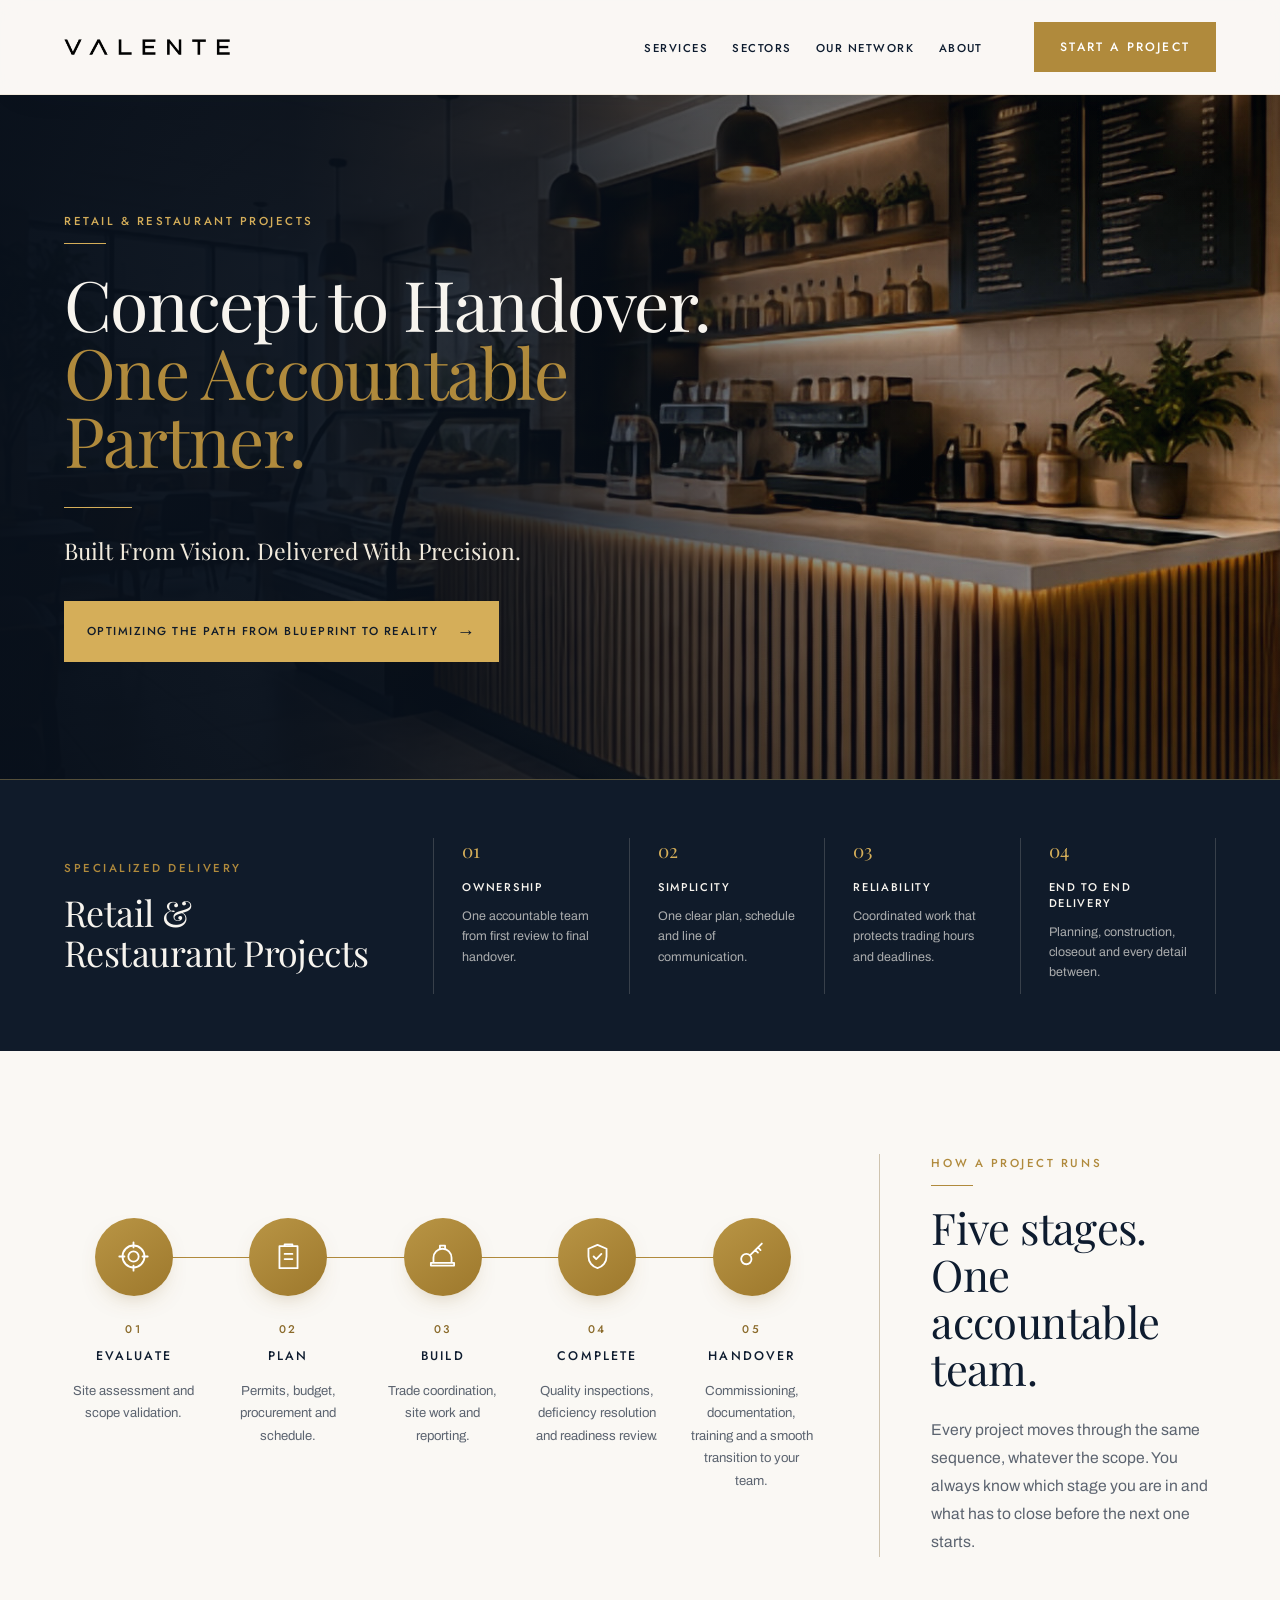
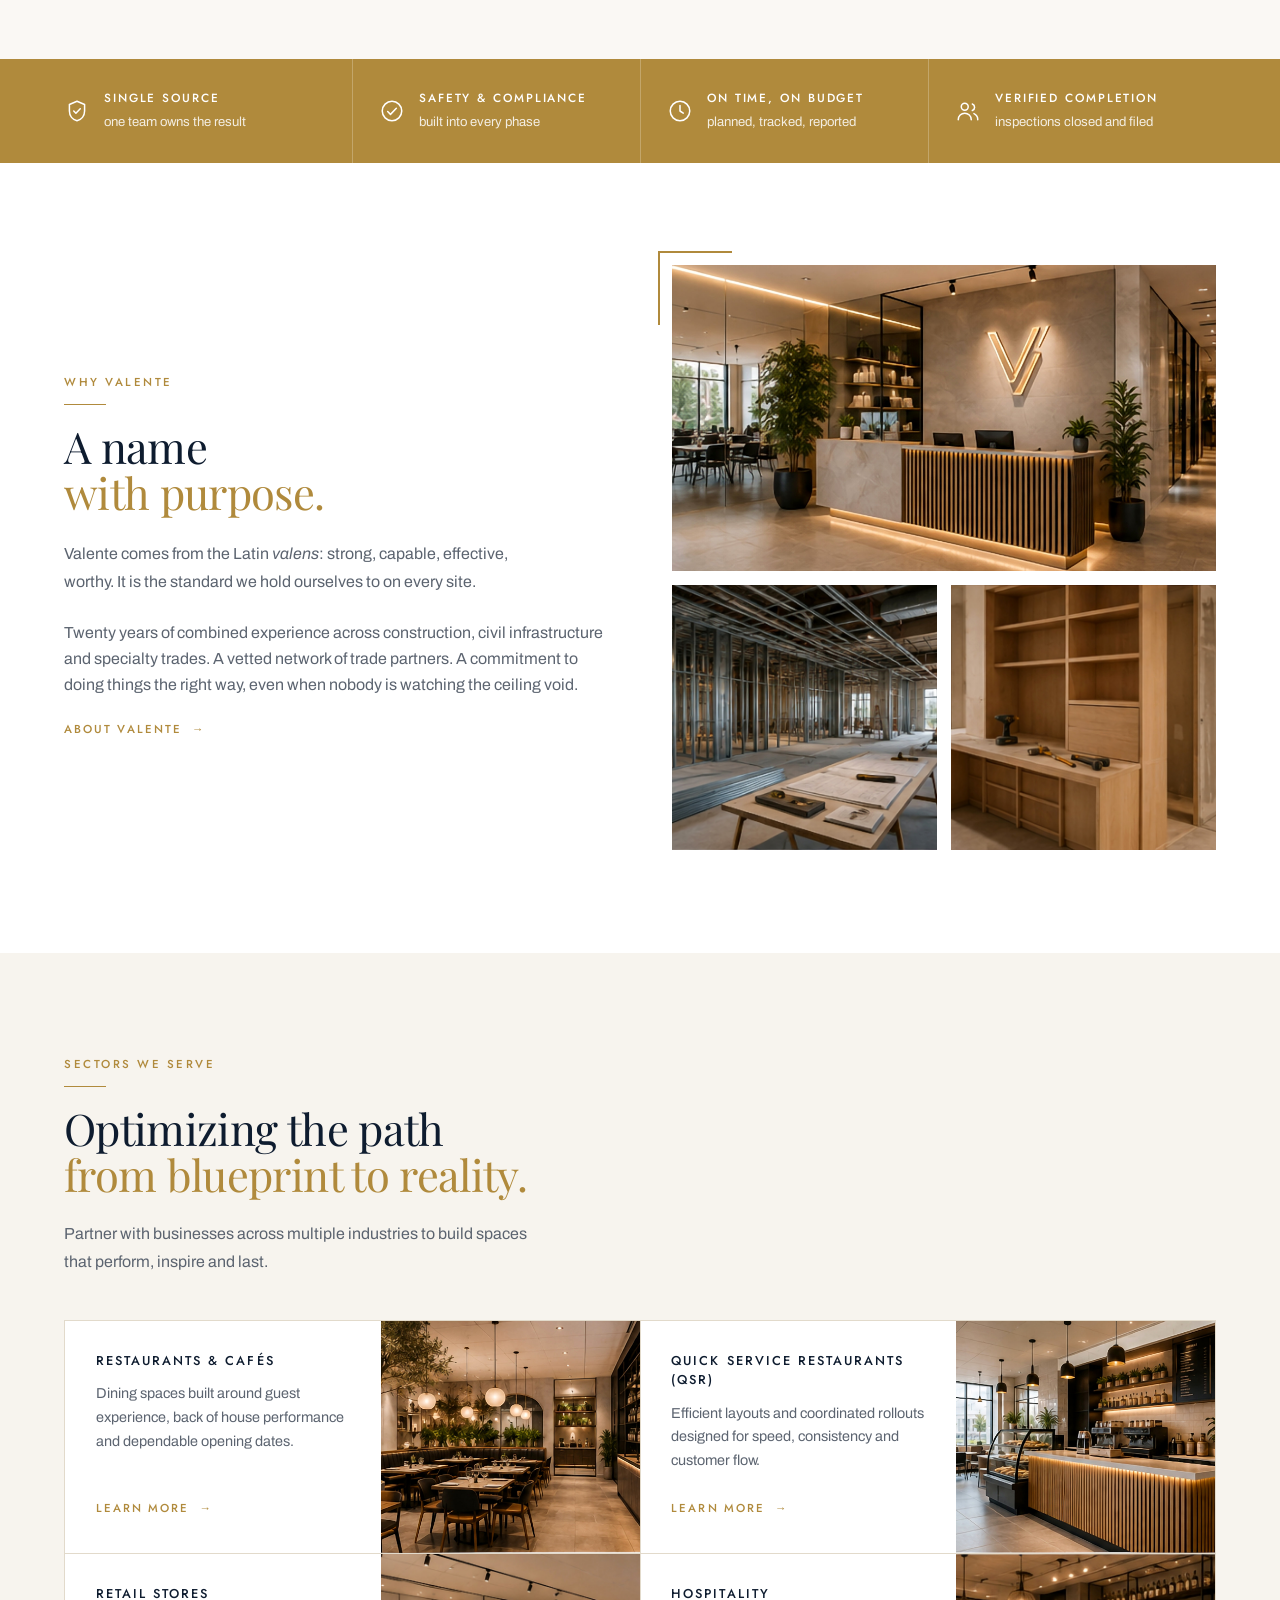
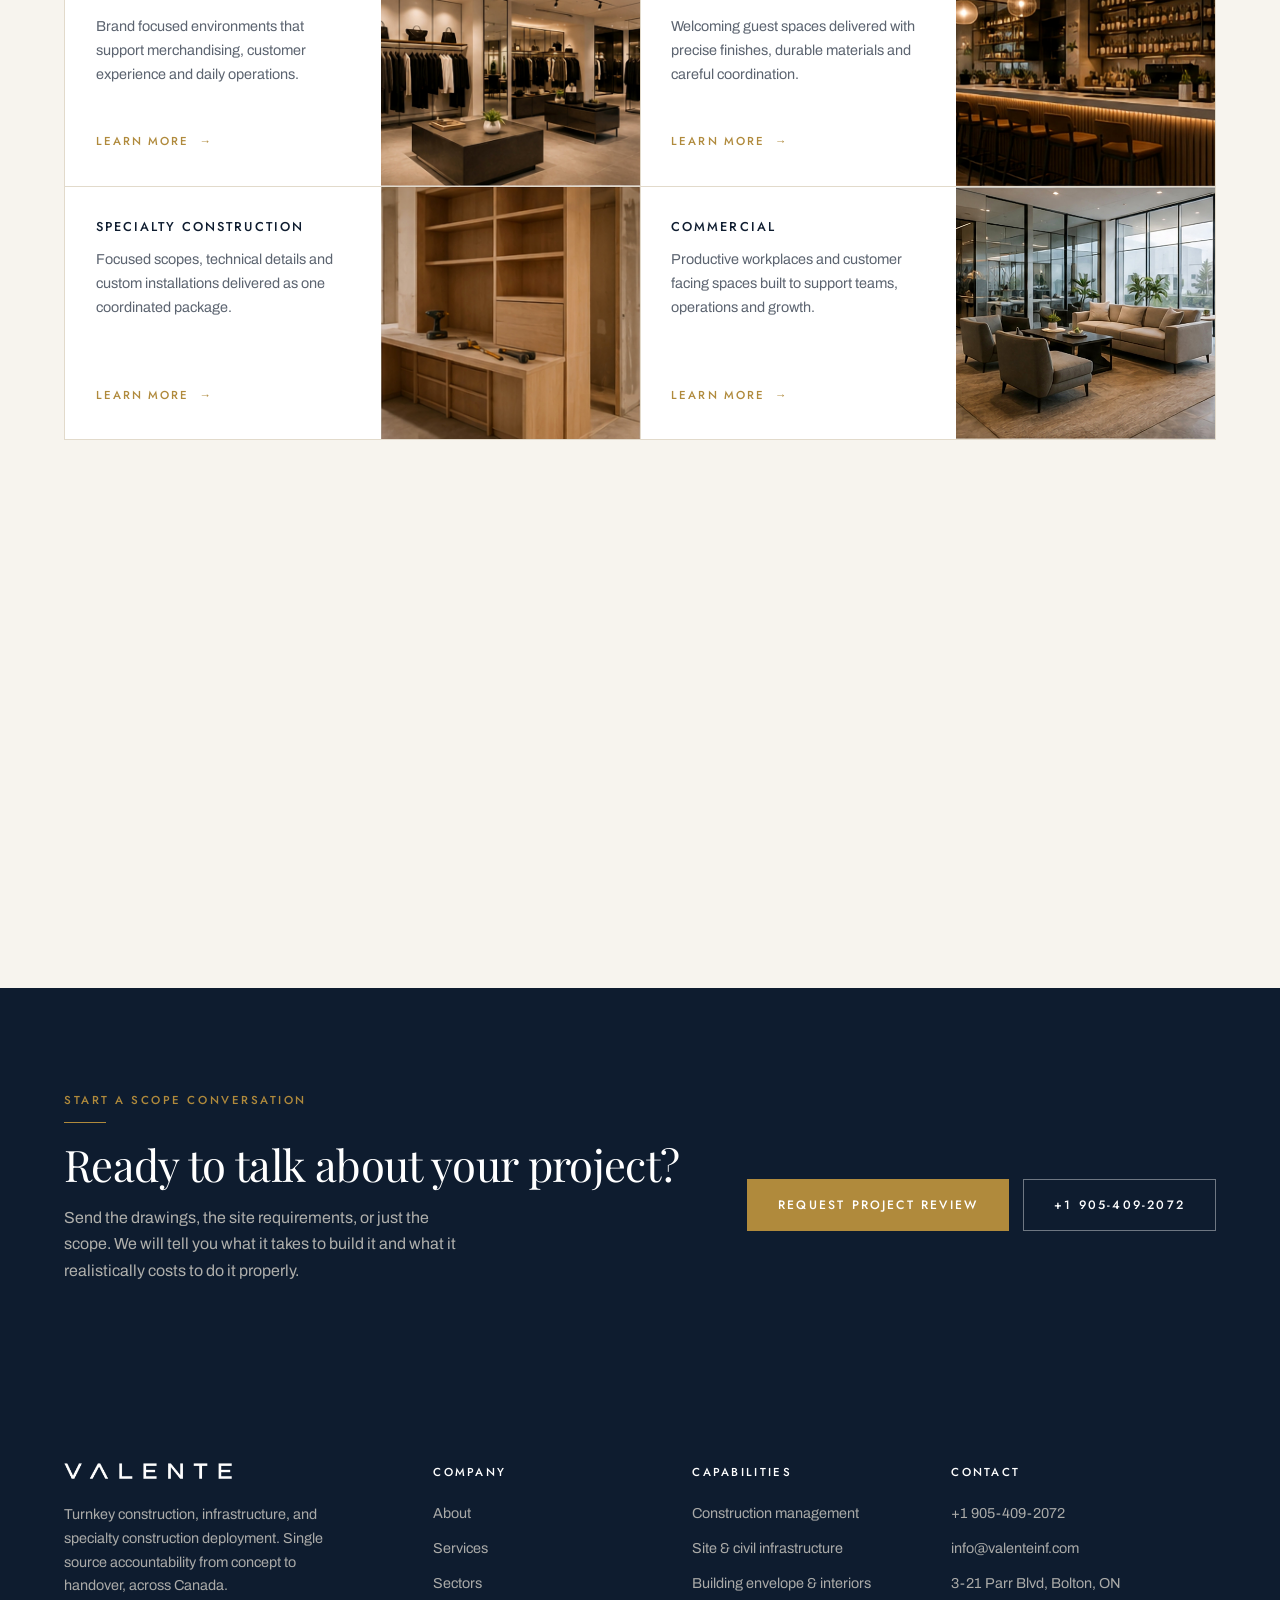
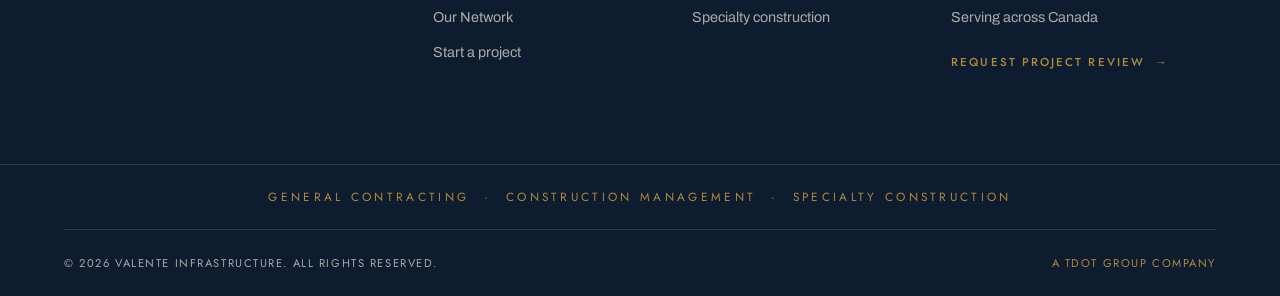
<file: index.html>
<!DOCTYPE html>
<html lang="en">
<head>
    <!-- Google tag (gtag.js) -->
<script async src="https://www.googletagmanager.com/gtag/js?id=G-JH9F0JVPZG"></script>
<script>
  window.dataLayer = window.dataLayer || [];
  function gtag(){dataLayer.push(arguments);}
  gtag('js', new Date());

  gtag('config', 'G-JH9F0JVPZG');
</script>

<script type="text/javascript">
    (function(c,l,a,r,i,t,y){
        c[a]=c[a]||function(){(c[a].q=c[a].q||[]).push(arguments)};
        t=l.createElement(r);t.async=1;t.src="https://www.clarity.ms/tag/"+i;
        y=l.getElementsByTagName(r)[0];y.parentNode.insertBefore(t,y);
    })(window, document, "clarity", "script", "yg7ldxcrjy");
</script>

<meta charset="utf-8">
<meta name="viewport" content="width=device-width, initial-scale=1">
<meta name="google-site-verification" content="nKhIUxmKasnOQ-GF_uwWI8GsKc-dRpLQ2QsFLSm1JUM">
<title>Retail &amp; Restaurant Construction | Valente Infrastructure</title>
<meta name="description" content="Premium retail and restaurant projects from concept to handover, led by one accountable partner.">
<meta property="og:title" content="Retail &amp; Restaurant Construction | Valente Infrastructure">
<meta property="og:description" content="Premium retail and restaurant projects from concept to handover, led by one accountable partner.">
<meta property="og:type" content="website">
<meta property="og:site_name" content="Valente Infrastructure">
<link rel="preconnect" href="https://fonts.googleapis.com">
<link rel="preconnect" href="https://fonts.gstatic.com" crossorigin>
<link href="https://fonts.googleapis.com/css2?family=Playfair+Display:ital,wght@0,400;0,500;0,600;1,400&family=Jost:wght@300;400;500&family=Archivo:wght@400;500&display=swap" rel="stylesheet">
<link rel="stylesheet" href="assets/css/styles.css?v=7">
</head>
<body data-page="home">
<a class="skip-link" href="#main">Skip to content</a>
<div class="utility">
  <div class="container">
    <span class="utility-tag">Single source delivery, concept to handover</span>
    <span class="utility-hide-sm"><a href="tel:+19054092072">+1 905-409-2072</a> &nbsp;&middot;&nbsp; <a href="mailto:info@valenteinf.com">info@valenteinf.com</a> &nbsp;&middot;&nbsp; Across Canada</span>
  </div>
</div>
<header class="site-header">
  <div class="container">
    <nav class="nav" aria-label="Main">
      <a class="brand" href="index.html" aria-label="Valente home"><img src="assets/img/logo-dark.png" alt="Valente" width="336" height="32"></a>
      <ul class="nav-links"><li><a href="index.html">Home</a></li><li><a href="services.html">Services</a></li><li><a href="sectors.html">Sectors</a></li><li><a href="work.html">Our Network</a></li><li><a href="about.html">About</a></li></ul>
      <div class="nav-cta">
        <a class="btn" href="contact.html">Start a project</a>
        <button class="burger" type="button" aria-label="Open menu" aria-expanded="false" aria-controls="mobile-nav">
          <span></span><span></span><span></span>
        </button>
      </div>
    </nav>
  </div>
</header>
<div class="mobile-nav" id="mobile-nav">
  <ul><li><a href="index.html">Home</a></li><li><a href="services.html">Services</a></li><li><a href="sectors.html">Sectors</a></li><li><a href="work.html">Our Network</a></li><li><a href="about.html">About</a></li><li><a href="contact.html">Start a Project</a></li></ul>
  <a class="btn" href="contact.html">Start a project</a>
</div>
<main id="main">
<section class="retail-hero">
  <div class="retail-hero-main">
    <div class="retail-hero-media"><img src="assets/img/cafe-counter.jpg" alt="Premium restaurant interior with a finished service counter" fetchpriority="high"></div>
    <div class="container retail-hero-inner">
      <div class="retail-hero-copy">
        <span class="eyebrow reveal">Retail &amp; restaurant projects</span>
        <h1 class="display reveal">Concept to Handover.<br><span class="gold">One Accountable Partner.</span></h1>
        <div class="retail-hero-rule reveal reveal-d1"></div>
        <p class="retail-hero-subheading reveal reveal-d1">Built From Vision. Delivered With Precision.</p>
        <a class="retail-hero-cta reveal reveal-d2" href="contact.html">Optimizing the Path from Blueprint to Reality <span aria-hidden="true">&rarr;</span></a>
      </div>
    </div>
  </div>
  <div class="retail-specialty">
    <div class="container retail-specialty-inner">
      <div class="retail-specialty-heading">
        <span class="eyebrow eyebrow-plain">Specialized delivery</span>
        <h2 class="display">Retail &amp; Restaurant Projects</h2>
      </div>
      <div class="retail-specialty-points" aria-label="What clients can expect">
        <article><span>01</span><h3>Ownership</h3><p>One accountable team from first review to final handover.</p></article>
        <article><span>02</span><h3>Simplicity</h3><p>One clear plan, schedule and line of communication.</p></article>
        <article><span>03</span><h3>Reliability</h3><p>Coordinated work that protects trading hours and deadlines.</p></article>
        <article><span>04</span><h3>End to end delivery</h3><p>Planning, construction, closeout and every detail between.</p></article>
      </div>
    </div>
  </div>
</section>

<section class="section home-process-section">
  <div class="container">
    <div class="home-process reveal">
      <div class="process-flow" role="list" aria-label="Five stages of a Valente project">
        <article class="process-stage" role="listitem">
          <div class="process-node"><svg viewBox="0 0 24 24" fill="none" stroke-width="1.4" stroke-linecap="round" stroke-linejoin="round" aria-hidden="true"><circle cx="12" cy="12" r="8.5"/><circle cx="12" cy="12" r="4"/><path d="M12 1v4M12 19v4M1 12h4M19 12h4"/></svg></div>
          <div class="process-stage-copy"><span class="process-index">01</span><h3>Evaluate</h3><p>Site assessment and scope validation.</p></div>
        </article>
        <article class="process-stage" role="listitem">
          <div class="process-node"><svg viewBox="0 0 24 24" fill="none" stroke-width="1.4" stroke-linecap="round" stroke-linejoin="round" aria-hidden="true"><rect x="5" y="4" width="14" height="17"/><path d="M9 4V2.6h6V4"/><path d="M9 10h6M9 14h6"/></svg></div>
          <div class="process-stage-copy"><span class="process-index">02</span><h3>Plan</h3><p>Permits, budget, procurement and schedule.</p></div>
        </article>
        <article class="process-stage" role="listitem">
          <div class="process-node"><svg viewBox="0 0 24 24" fill="none" stroke-width="1.4" stroke-linecap="round" stroke-linejoin="round" aria-hidden="true"><path d="M3 17h18v2H3zM5 17V13a7 7 0 0 1 14 0v4"/><path d="M10 6.4V3.6h4v2.8"/></svg></div>
          <div class="process-stage-copy"><span class="process-index">03</span><h3>Build</h3><p>Trade coordination, site work and reporting.</p></div>
        </article>
        <article class="process-stage" role="listitem">
          <div class="process-node"><svg viewBox="0 0 24 24" fill="none" stroke-width="1.4" stroke-linecap="round" stroke-linejoin="round" aria-hidden="true"><path d="M12 3l7 3v6c0 4.4-2.9 7.9-7 9-4.1-1.1-7-4.6-7-9V6Z"/><path d="M9 12l2 2 4-4"/></svg></div>
          <div class="process-stage-copy"><span class="process-index">04</span><h3>Complete</h3><p>Quality inspections, deficiency resolution and readiness review.</p></div>
        </article>
        <article class="process-stage" role="listitem">
          <div class="process-node"><svg viewBox="0 0 24 24" fill="none" stroke-width="1.4" stroke-linecap="round" stroke-linejoin="round" aria-hidden="true"><circle cx="8" cy="14" r="4"/><path d="M11 11l9-9M17 5l2 2M15 7l2 2"/></svg></div>
          <div class="process-stage-copy"><span class="process-index">05</span><h3>Handover</h3><p>Commissioning, documentation, training and a smooth transition to your team.</p></div>
        </article>
      </div>
      <aside class="process-summary">
        <span class="eyebrow">How a project runs</span>
        <h2 class="display display-md">Five stages. One accountable team.</h2>
        <p>Every project moves through the same sequence, whatever the scope. You always know which stage you are in and what has to close before the next one starts.</p>
      </aside>
    </div>
  </div>
</section>

<section class="assurance"><div class="container"><div class="assurance-grid"><div class="assurance-item"><svg viewBox="0 0 24 24" fill="none" stroke-width="1.4" stroke-linecap="round" stroke-linejoin="round" aria-hidden="true"><path d="M12 3l7 3v6c0 4.4-2.9 7.9-7 9-4.1-1.1-7-4.6-7-9V6Z"/><path d="M9 12l2 2 4-4"/></svg><div><strong>Single source</strong><span>one team owns the result</span></div></div><div class="assurance-item"><svg viewBox="0 0 24 24" fill="none" stroke-width="1.4" stroke-linecap="round" stroke-linejoin="round" aria-hidden="true"><circle cx="12" cy="12" r="9"/><path d="M8 12.5l2.6 2.6L16 9.5"/></svg><div><strong>Safety &amp; compliance</strong><span>built into every phase</span></div></div><div class="assurance-item"><svg viewBox="0 0 24 24" fill="none" stroke-width="1.4" stroke-linecap="round" stroke-linejoin="round" aria-hidden="true"><circle cx="12" cy="12" r="9"/><path d="M12 7v5l3 2"/></svg><div><strong>On time, on budget</strong><span>planned, tracked, reported</span></div></div><div class="assurance-item"><svg viewBox="0 0 24 24" fill="none" stroke-width="1.4" stroke-linecap="round" stroke-linejoin="round" aria-hidden="true"><circle cx="9" cy="8" r="3.2"/><path d="M3 20c0-3.3 2.7-6 6-6s6 2.7 6 6"/><path d="M16 5.5a3.2 3.2 0 0 1 0 6M17.5 14.4A6 6 0 0 1 21 20"/></svg><div><strong>Verified completion</strong><span>inspections closed and filed</span></div></div></div></div></section>

<section class="section bg-paper">
  <div class="container">
    <div class="split">
      <div class="reveal">
        <span class="eyebrow">Why Valente</span>
        <h2 class="display display-lg">A name<br><span class="gold">with purpose.</span></h2>
        <p class="lede">Valente comes from the Latin <em>valens</em>: strong, capable, effective, worthy. It is the standard we hold ourselves to on every site.</p>
        <p class="body-copy" style="margin-top:24px">Twenty years of combined experience across construction, civil infrastructure and specialty trades. A vetted network of trade partners. A commitment to doing things the right way, even when nobody is watching the ceiling void.</p>
        <a class="link-more" href="about.html">About Valente <span class="arw">&rarr;</span></a>
      </div>
      <div class="split-media reveal reveal-d1">
        <div class="split-stack">
          <img src="assets/img/reception-v.jpg" alt="Completed reception and office interior" loading="lazy">
          <img src="assets/img/site-framing-table.jpg" alt="Steel stud framing with construction drawings" loading="lazy">
          <img src="assets/img/fin-millwork.jpg" alt="Custom millwork installation" loading="lazy">
        </div>
      </div>
    </div>
  </div>
</section>

<section class="section">
  <div class="container">
    <div style="max-width:56ch;margin-bottom:44px" class="reveal">
      <span class="eyebrow">Sectors we serve</span>
      <h2 class="display display-lg">Optimizing the path<br><span class="gold">from blueprint to reality.</span></h2>
      <p class="lede" style="margin-top:22px">Partner with businesses across multiple industries to build spaces that perform, inspire and last.</p>
    </div>
    <div class="sector-grid reveal"><article class="sector-card">
  <div class="sector-text">
    <h3>Restaurants &amp; Cafés</h3><p>Dining spaces built around guest experience, back of house performance and dependable opening dates.</p>
    <a class="link-more" href="sectors.html">Learn more <span class="arw">&rarr;</span></a>
  </div>
  <div class="sector-media"><img src="assets/img/restaurant-tree.jpg" alt="Completed restaurant dining space" loading="lazy"></div>
</article><article class="sector-card">
  <div class="sector-text">
    <h3>Quick Service Restaurants (QSR)</h3><p>Efficient layouts and coordinated rollouts designed for speed, consistency and customer flow.</p>
    <a class="link-more" href="sectors.html">Learn more <span class="arw">&rarr;</span></a>
  </div>
  <div class="sector-media"><img src="assets/img/cafe-counter.jpg" alt="Quick service restaurant counter" loading="lazy"></div>
</article><article class="sector-card">
  <div class="sector-text">
    <h3>Retail Stores</h3><p>Brand focused environments that support merchandising, customer experience and daily operations.</p>
    <a class="link-more" href="sectors.html">Learn more <span class="arw">&rarr;</span></a>
  </div>
  <div class="sector-media"><img src="assets/img/retail-store.jpg" alt="Completed retail store interior" loading="lazy"></div>
</article><article class="sector-card">
  <div class="sector-text">
    <h3>Hospitality</h3><p>Welcoming guest spaces delivered with precise finishes, durable materials and careful coordination.</p>
    <a class="link-more" href="sectors.html">Learn more <span class="arw">&rarr;</span></a>
  </div>
  <div class="sector-media"><img src="assets/img/bar-counter.jpg" alt="Completed hospitality bar interior" loading="lazy"></div>
</article><article class="sector-card">
  <div class="sector-text">
    <h3>Specialty Construction</h3><p>Focused scopes, technical details and custom installations delivered as one coordinated package.</p>
    <a class="link-more" href="sectors.html">Learn more <span class="arw">&rarr;</span></a>
  </div>
  <div class="sector-media"><img src="assets/img/fin-millwork.jpg" alt="Custom millwork under installation" loading="lazy"></div>
</article><article class="sector-card">
  <div class="sector-text">
    <h3>Commercial</h3><p>Productive workplaces and customer facing spaces built to support teams, operations and growth.</p>
    <a class="link-more" href="sectors.html">Learn more <span class="arw">&rarr;</span></a>
  </div>
  <div class="sector-media"><img src="assets/img/office-lounge.jpg" alt="Commercial office interior with glazed meeting rooms" loading="lazy"></div>
</article></div>
    <div style="margin-top:36px" class="reveal"><a class="btn btn-ghost" href="sectors.html">All sectors</a></div>
  </div>
</section>

<section class="section"><div class="container"><div class="stats reveal"><div class="stat"><span class="num">20+</span><span class="lbl">Years of experience</span></div><div class="stat"><span class="num">45+</span><span class="lbl">Employees and trade partners</span></div><div class="stat"><span class="num">3</span><span class="lbl">Delivery disciplines</span></div><div class="stat"><span class="num">Canada</span><span class="lbl">Service area</span></div></div></div></section>

<section class="cta-band section">
  <div class="container">
    <div class="cta-inner reveal">
      <div>
        <span class="eyebrow">Start a scope conversation</span>
        <h2 class="display display-lg">Ready to talk about your project?</h2>
        <p>Send the drawings, the site requirements, or just the scope. We will tell you what it takes to build it and what it realistically costs to do it properly.</p>
      </div>
      <div class="hero-actions">
        <a class="btn" href="contact.html">Request project review</a>
        <a class="btn btn-light" href="tel:+19054092072">+1 905-409-2072</a>
      </div>
    </div>
  </div>
</section></main>
<footer class="site-footer">
  <div class="container">
    <div class="footer-top">
      <div class="footer-brand">
        <span class="brand"><img src="assets/img/logo-light.png" alt="Valente Infrastructure" width="336" height="32"></span>
        <p>Turnkey construction, infrastructure, and specialty construction deployment. Single source accountability from concept to handover, across Canada.</p>
      </div>
      <div>
        <h4>Company</h4>
        <ul><li><a href="about.html">About</a></li><li><a href="services.html">Services</a></li><li><a href="sectors.html">Sectors</a></li><li><a href="work.html">Our Network</a></li><li><a href="contact.html">Start a project</a></li></ul>
      </div>
      <div>
        <h4>Capabilities</h4>
        <ul><li><a href="services.html#build">Construction management</a></li><li><a href="services.html#site">Site &amp; civil infrastructure</a></li><li><a href="services.html#envelope">Building envelope &amp; interiors</a></li><li><a href="services.html#build">Specialty construction</a></li></ul>
      </div>
      <div>
        <h4>Contact</h4>
        <ul>
          <li><a href="tel:+19054092072">+1 905-409-2072</a></li>
          <li><a href="mailto:info@valenteinf.com">info@valenteinf.com</a></li>
          <li>3-21 Parr Blvd, Bolton, ON</li>
          <li>Serving across Canada</li>
          <li style="margin-top:20px"><a class="link-more" href="contact.html">Request project review <span class="arw">&rarr;</span></a></li>
        </ul>
      </div>
    </div>
  </div>
  <div class="footer-tagline">General Contracting &nbsp;&middot;&nbsp; Construction Management &nbsp;&middot;&nbsp; Specialty Construction</div>
  <div class="container">
    <div class="footer-bottom">
      <span>&copy; <span data-year>2026</span> Valente Infrastructure. All rights reserved.</span>
      <span><a class="group-note" href="https://tdotgroup.com/" target="_blank" rel="noopener">A TDOT Group company</a></span>
    </div>
  </div>
</footer>
<script src="assets/js/main.js?v=3"></script>
</body>
</html>
</file>
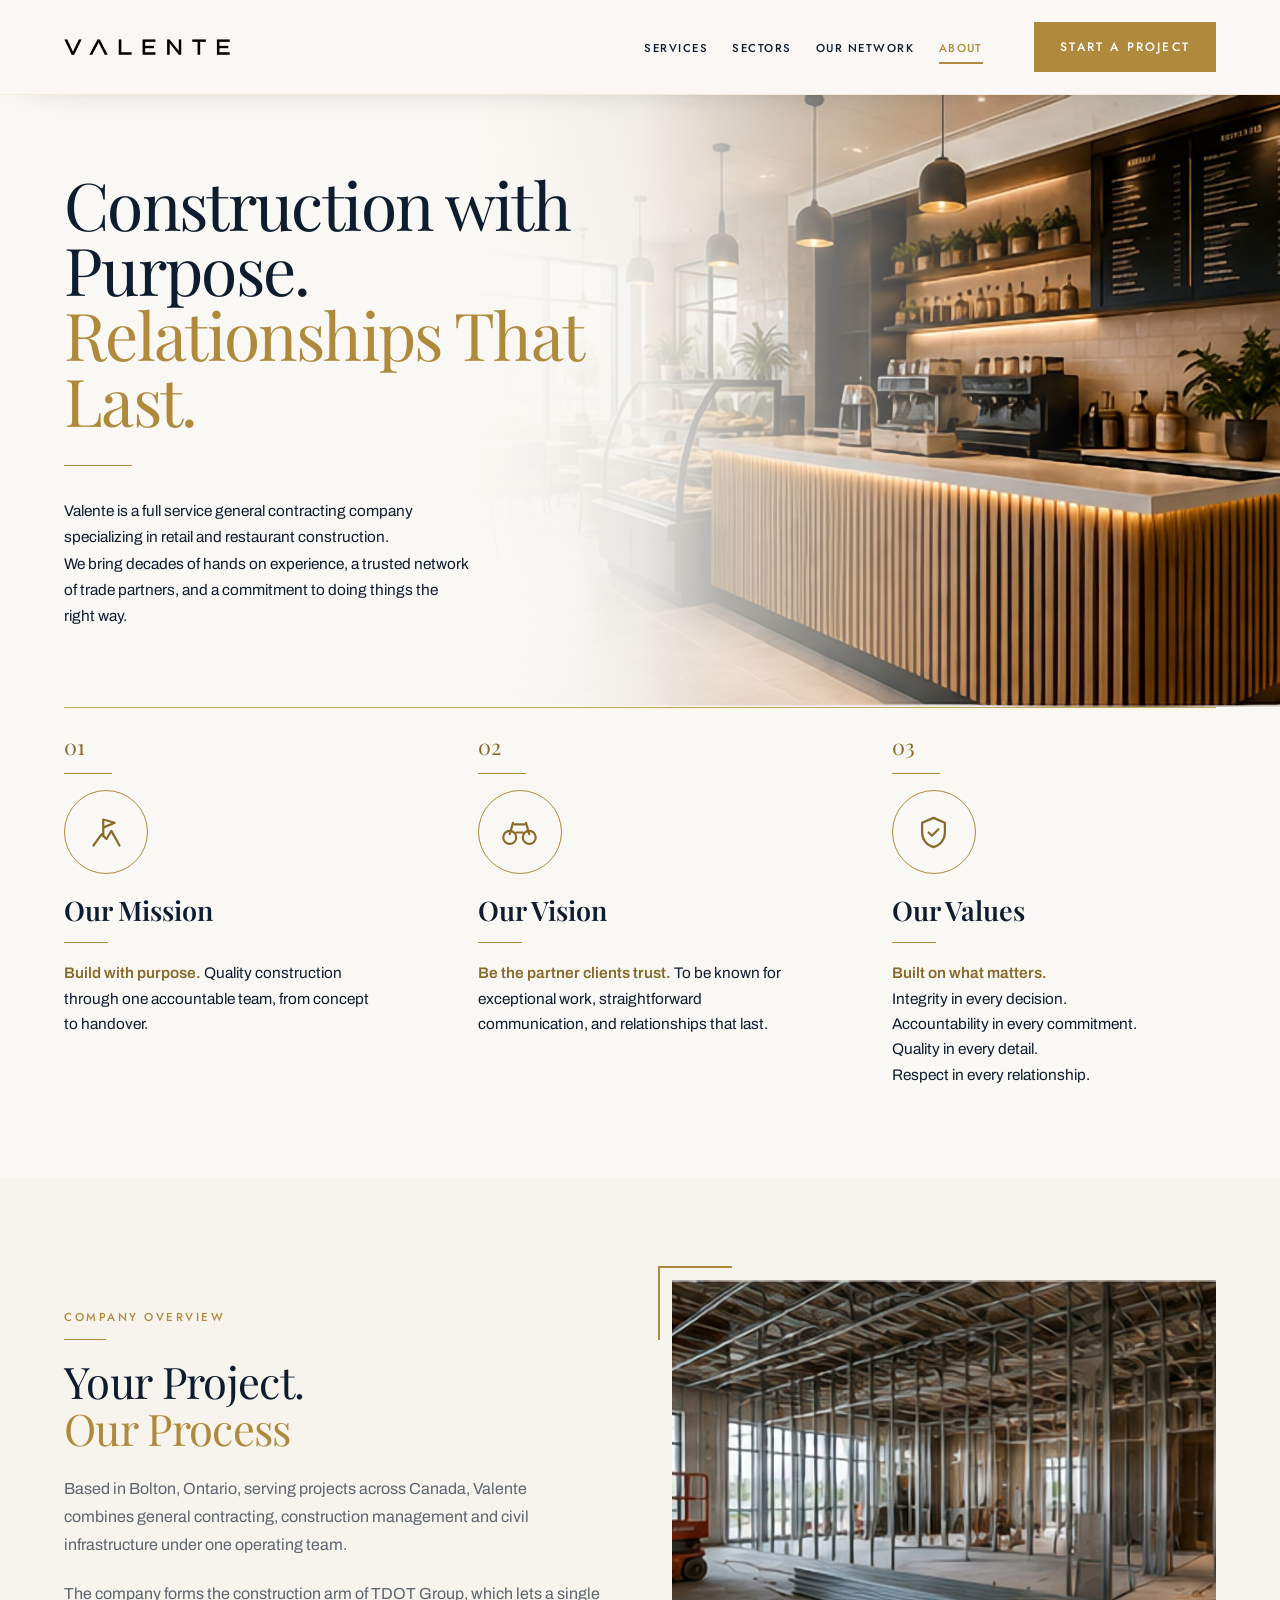
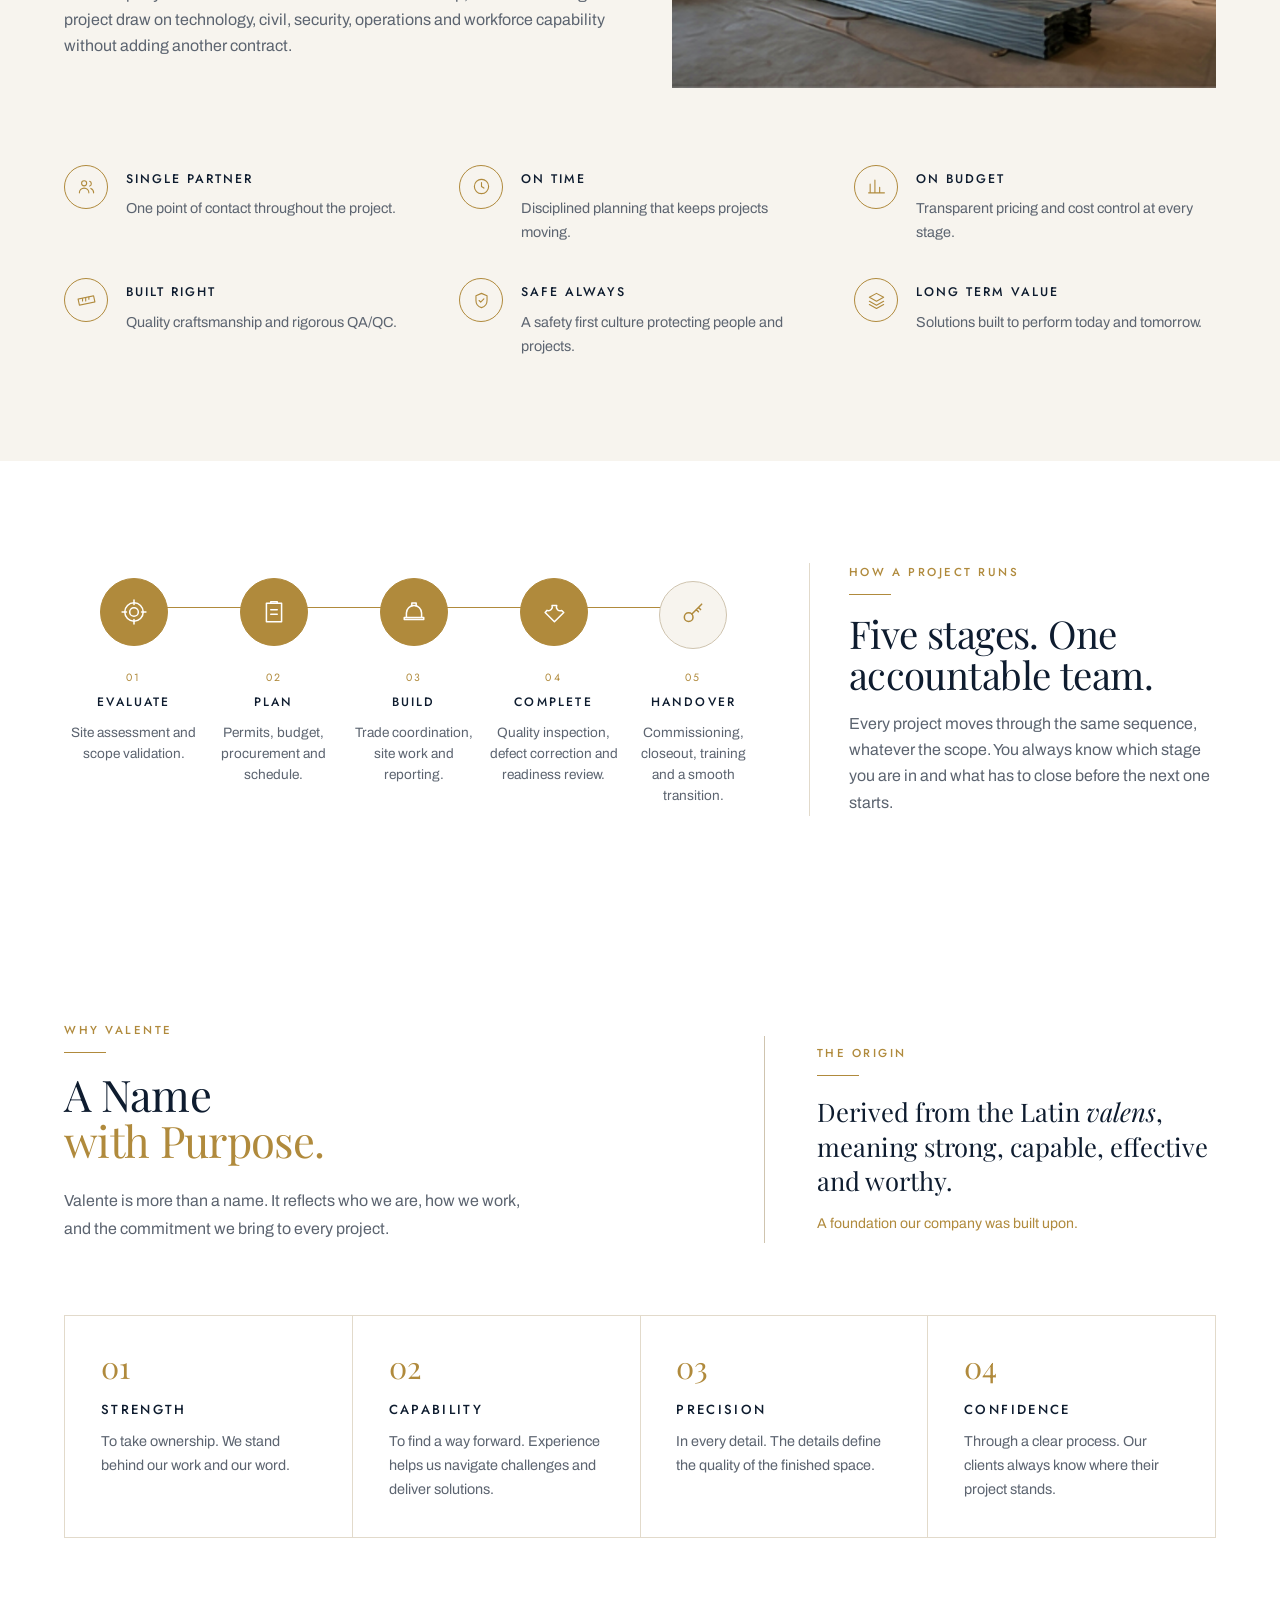
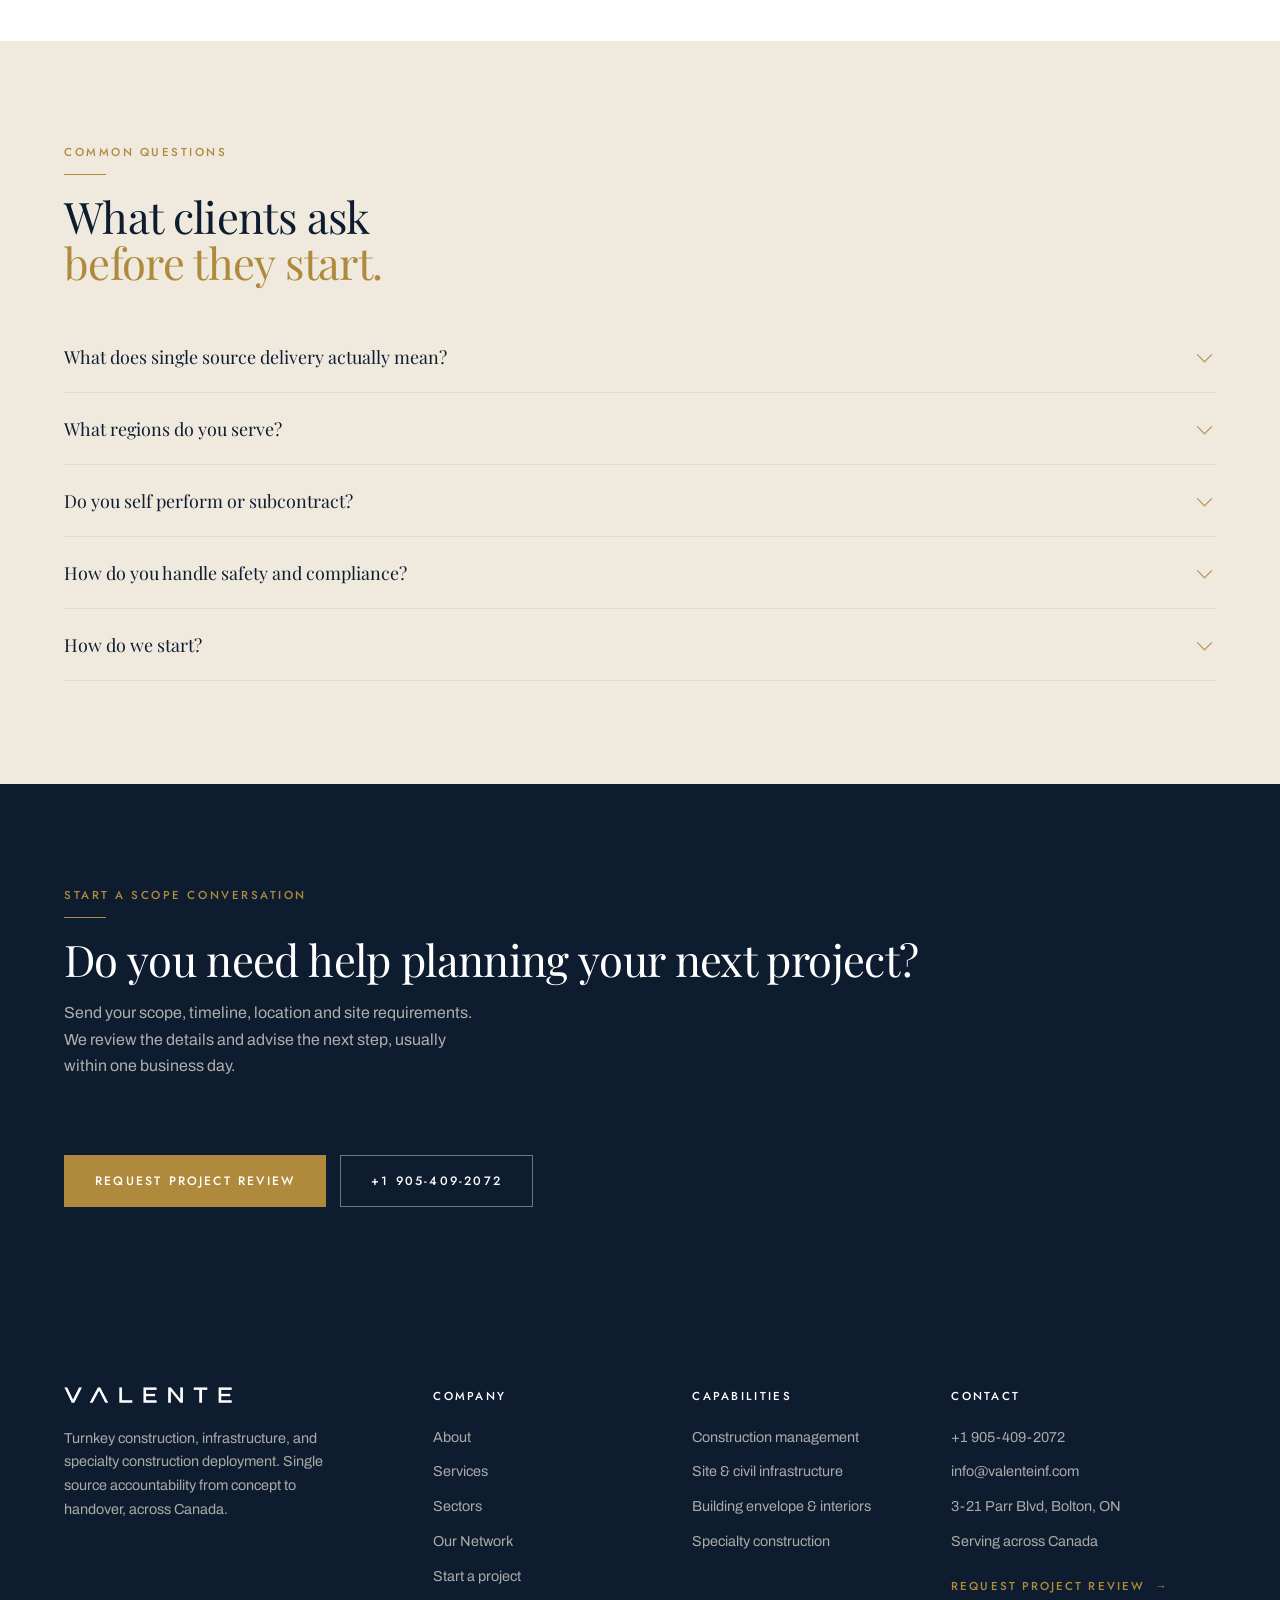
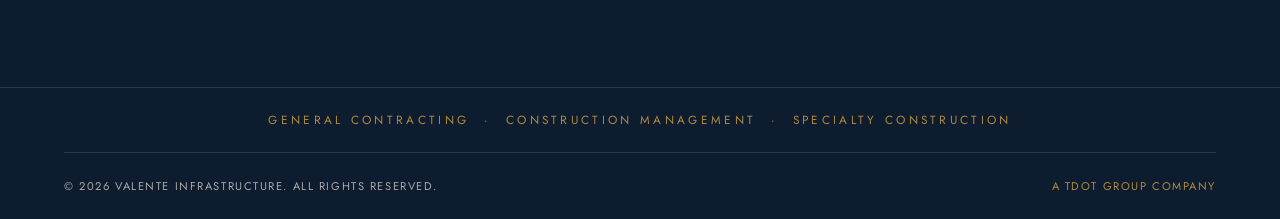
<file: about.html>
<!DOCTYPE html>
<html lang="en">
<head>
<meta charset="utf-8">
<meta name="viewport" content="width=device-width, initial-scale=1">
<title>About | Valente Infrastructure</title>
<meta name="description" content="A single source solution for complex projects. 20+ years, 45+ employees, based in Bolton Ontario and serving projects across Canada. Part of TDOT Group.">
<meta property="og:title" content="About | Valente Infrastructure">
<meta property="og:description" content="A single source solution for complex projects. 20+ years, 45+ employees, based in Bolton Ontario and serving projects across Canada. Part of TDOT Group.">
<meta property="og:type" content="website">
<meta property="og:site_name" content="Valente Infrastructure">
<link rel="preconnect" href="https://fonts.googleapis.com">
<link rel="preconnect" href="https://fonts.gstatic.com" crossorigin>
<link href="https://fonts.googleapis.com/css2?family=Playfair+Display:ital,wght@0,400;0,500;0,600;1,400&family=Jost:wght@300;400;500&family=Archivo:wght@400;500&display=swap" rel="stylesheet">
<link rel="stylesheet" href="assets/css/styles.css?v=6">
</head>
<body data-page="about">
<a class="skip-link" href="#main">Skip to content</a>
<div class="utility">
  <div class="container">
    <span class="utility-tag">Single source delivery, concept to handover</span>
    <span class="utility-hide-sm"><a href="tel:+19054092072">+1 905-409-2072</a> &nbsp;&middot;&nbsp; <a href="mailto:info@valenteinf.com">info@valenteinf.com</a> &nbsp;&middot;&nbsp; Across Canada</span>
  </div>
</div>
<header class="site-header">
  <div class="container">
    <nav class="nav" aria-label="Main">
      <a class="brand" href="index.html" aria-label="Valente home"><img src="assets/img/logo-dark.png" alt="Valente" width="336" height="32"></a>
      <ul class="nav-links"><li><a href="index.html">Home</a></li><li><a href="services.html">Services</a></li><li><a href="sectors.html">Sectors</a></li><li><a href="work.html">Our Network</a></li><li><a href="about.html" class="is-active">About</a></li></ul>
      <div class="nav-cta">
        <a class="btn" href="contact.html">Start a project</a>
        <button class="burger" type="button" aria-label="Open menu" aria-expanded="false" aria-controls="mobile-nav">
          <span></span><span></span><span></span>
        </button>
      </div>
    </nav>
  </div>
</header>
<div class="mobile-nav" id="mobile-nav">
  <ul><li><a href="index.html">Home</a></li><li><a href="services.html">Services</a></li><li><a href="sectors.html">Sectors</a></li><li><a href="work.html">Our Network</a></li><li><a href="about.html">About</a></li><li><a href="contact.html">Start a Project</a></li></ul>
  <a class="btn" href="contact.html">Start a project</a>
</div>
<main id="main">
<div class="crumb"><div class="container"><a href="index.html">Home</a> &nbsp;/&nbsp; <span>About</span></div></div>
<section class="about-showcase">
  <div class="about-hero">
    <div class="container about-hero-shell">
      <div class="about-hero-copy reveal">
        <h1 class="display">Construction with<br>Purpose.<br><span class="gold">Relationships That<br>Last.</span></h1>
        <div class="about-hero-rule"></div>
        <p>Valente is a full service general contracting company specializing in retail and restaurant construction.<br>We bring decades of hands on experience, a trusted network of trade partners, and a commitment to doing things the right way.</p>
      </div>
    </div>
    <div class="about-hero-media"><img src="assets/img/cafe-counter.jpg" alt="Completed restaurant counter and hospitality interior"></div>
  </div>
  <div class="container">
    <div class="about-pillars reveal" aria-label="Mission, vision and values">
      <article class="about-pillar">
        <span class="about-pillar-index">01</span>
        <div class="about-pillar-icon" aria-hidden="true"><svg viewBox="0 0 24 24" fill="none" stroke-width="1.35" stroke-linecap="round" stroke-linejoin="round"><path d="M4 20l5-7 3 3 3-5 5 9"/><path d="M10 14V4l7 2-7 3"/></svg></div>
        <h2>Our Mission</h2>
        <p><strong>Build with purpose.</strong> Quality construction through one accountable team, from concept to handover.</p>
      </article>
      <article class="about-pillar">
        <span class="about-pillar-index">02</span>
        <div class="about-pillar-icon" aria-hidden="true"><svg viewBox="0 0 24 24" fill="none" stroke-width="1.35" stroke-linecap="round" stroke-linejoin="round"><path d="M8 6l-2 7M16 6l2 7M9 7h6M10 12h4"/><circle cx="6" cy="15" r="4"/><circle cx="18" cy="15" r="4"/></svg></div>
        <h2>Our Vision</h2>
        <p><strong>Be the partner clients trust.</strong> To be known for exceptional work, straightforward communication, and relationships that last.</p>
      </article>
      <article class="about-pillar">
        <span class="about-pillar-index">03</span>
        <div class="about-pillar-icon" aria-hidden="true"><svg viewBox="0 0 24 24" fill="none" stroke-width="1.35" stroke-linecap="round" stroke-linejoin="round"><path d="M12 3l7 3v6c0 4.4-2.9 7.9-7 9-4.1-1.1-7-4.6-7-9V6Z"/><path d="M9 12l2 2 4-4"/></svg></div>
        <h2>Our Values</h2>
        <p><strong>Built on what matters.</strong><br>Integrity in every decision.<br>Accountability in every commitment.<br>Quality in every detail.<br>Respect in every relationship.</p>
      </article>
    </div>
  </div>
</section>

<section class="section">
  <div class="container">
    <div class="split" style="align-items:center;margin-bottom:clamp(48px,6vw,80px)">
      <div class="reveal">
        <span class="eyebrow">Company overview</span>
        <h2 class="display display-lg">Your Project.<br><span class="gold">Our Process</span></h2>
        <p class="lede">Based in Bolton, Ontario, serving projects across Canada, Valente combines general contracting, construction management and civil infrastructure under one operating team.</p>
        <p class="body-copy" style="margin-top:22px">The company forms the construction arm of TDOT Group, which lets a single project draw on technology, civil, security, operations and workforce capability without adding another contract.</p>
      </div>
      <div class="split-media reveal reveal-d1">
        <img src="assets/img/site-framing-lift.jpg" alt="Interior construction with steel framing and access equipment" loading="lazy">
      </div>
    </div>
    <div class="badge-grid reveal"><div class="badge">
  <div class="badge-icon"><svg viewBox="0 0 24 24" fill="none" stroke-width="1.4" stroke-linecap="round" stroke-linejoin="round" aria-hidden="true"><circle cx="9" cy="8" r="3.2"/><path d="M3 20c0-3.3 2.7-6 6-6s6 2.7 6 6"/><path d="M16 5.5a3.2 3.2 0 0 1 0 6M17.5 14.4A6 6 0 0 1 21 20"/></svg></div>
  <div><h3>Single partner</h3><p>One point of contact throughout the project.</p></div>
</div><div class="badge">
  <div class="badge-icon"><svg viewBox="0 0 24 24" fill="none" stroke-width="1.4" stroke-linecap="round" stroke-linejoin="round" aria-hidden="true"><circle cx="12" cy="12" r="9"/><path d="M12 7v5l3 2"/></svg></div>
  <div><h3>On time</h3><p>Disciplined planning that keeps projects moving.</p></div>
</div><div class="badge">
  <div class="badge-icon"><svg viewBox="0 0 24 24" fill="none" stroke-width="1.4" stroke-linecap="round" stroke-linejoin="round" aria-hidden="true"><path d="M4 20V9M10 20V4M16 20v-7M22 20H2"/></svg></div>
  <div><h3>On budget</h3><p>Transparent pricing and cost control at every stage.</p></div>
</div><div class="badge">
  <div class="badge-icon"><svg viewBox="0 0 24 24" fill="none" stroke-width="1.4" stroke-linecap="round" stroke-linejoin="round" aria-hidden="true"><rect x="2" y="8" width="20" height="8" transform="rotate(-12 12 12)"/><path d="M7 9.5v3M11 8.5v4M15 7.5v3"/></svg></div>
  <div><h3>Built right</h3><p>Quality craftsmanship and rigorous QA/QC.</p></div>
</div><div class="badge">
  <div class="badge-icon"><svg viewBox="0 0 24 24" fill="none" stroke-width="1.4" stroke-linecap="round" stroke-linejoin="round" aria-hidden="true"><path d="M12 3l7 3v6c0 4.4-2.9 7.9-7 9-4.1-1.1-7-4.6-7-9V6Z"/><path d="M9 12l2 2 4-4"/></svg></div>
  <div><h3>Safe always</h3><p>A safety first culture protecting people and projects.</p></div>
</div><div class="badge">
  <div class="badge-icon"><svg viewBox="0 0 24 24" fill="none" stroke-width="1.4" stroke-linecap="round" stroke-linejoin="round" aria-hidden="true"><path d="M12 3l9 5-9 5-9-5Z"/><path d="M3 13l9 5 9-5M3 17l9 5 9-5"/></svg></div>
  <div><h3>Long term value</h3><p>Solutions built to perform today and tomorrow.</p></div>
</div></div>
  </div>
</section>

<section class="section bg-paper">
  <div class="container"><div class="rail-wrap reveal"><div class="rail" style="--steps:5"><div class="rail-track"></div><div class="rail-steps" style="--steps:5"><div class="rail-step"><div class="rail-node"><svg viewBox="0 0 24 24" fill="none" stroke-width="1.4" stroke-linecap="round" stroke-linejoin="round" aria-hidden="true"><circle cx="12" cy="12" r="8.5"/><circle cx="12" cy="12" r="4"/><path d="M12 1v4M12 19v4M1 12h4M19 12h4"/></svg></div><div><span class="idx">01</span><h3>Evaluate</h3><p>Site assessment and scope validation.</p></div></div><div class="rail-step"><div class="rail-node"><svg viewBox="0 0 24 24" fill="none" stroke-width="1.4" stroke-linecap="round" stroke-linejoin="round" aria-hidden="true"><rect x="5" y="4" width="14" height="17"/><path d="M9 4V2.6h6V4"/><path d="M9 10h6M9 14h6"/></svg></div><div><span class="idx">02</span><h3>Plan</h3><p>Permits, budget, procurement and schedule.</p></div></div><div class="rail-step"><div class="rail-node"><svg viewBox="0 0 24 24" fill="none" stroke-width="1.4" stroke-linecap="round" stroke-linejoin="round" aria-hidden="true"><path d="M3 17h18v2H3zM5 17V13a7 7 0 0 1 14 0v4"/><path d="M10 6.4V3.6h4v2.8"/></svg></div><div><span class="idx">03</span><h3>Build</h3><p>Trade coordination, site work and reporting.</p></div></div><div class="rail-step"><div class="rail-node"><svg viewBox="0 0 24 24" fill="none" stroke-width="1.4" stroke-linecap="round" stroke-linejoin="round" aria-hidden="true"><path d="M14.5 6a3.5 3.5 0 0 0 4.6 4.6L21 12.4 12.4 21 3.8 12.4l1.8-1.9A3.5 3.5 0 0 0 10.2 6Z"/></svg></div><div><span class="idx">04</span><h3>Complete</h3><p>Quality inspection, defect correction and readiness review.</p></div></div><div class="rail-step"><div class="rail-node"><svg viewBox="0 0 24 24" fill="none" stroke-width="1.4" stroke-linecap="round" stroke-linejoin="round" aria-hidden="true"><circle cx="8" cy="14" r="4"/><path d="M11 11l9-9M17 5l2 2M15 7l2 2"/></svg></div><div><span class="idx">05</span><h3>Handover</h3><p>Commissioning, closeout, training and a smooth transition.</p></div></div></div></div><aside class="rail-aside"><span class="eyebrow">How a project runs</span><h2 class="display display-md">Five stages. One accountable team.</h2><p class="body-copy">Every project moves through the same sequence, whatever the scope. You always know which stage you are in and what has to close before the next one starts.</p></aside></div></div>
</section>

<section class="section bg-paper" id="why-valente">
  <div class="container">
    <div class="why-intro reveal">
      <div>
        <span class="eyebrow">Why Valente</span>
        <h2 class="display display-lg">A Name<br><span class="gold">with Purpose.</span></h2>
        <p class="lede">Valente is more than a name. It reflects who we are, how we work, and the commitment we bring to every project.</p>
      </div>
      <aside class="origin-card">
        <span class="eyebrow">The origin</span>
        <p class="origin-title">Derived from the Latin <em>valens</em>, meaning strong, capable, effective and worthy.</p>
        <p>A foundation our company was built upon.</p>
      </aside>
    </div>
    <div class="reason-grid meaning-grid reveal"><div class="reason"><span class="n">01</span><h3>Strength</h3><p>To take ownership. We stand behind our work and our word.</p></div><div class="reason"><span class="n">02</span><h3>Capability</h3><p>To find a way forward. Experience helps us navigate challenges and deliver solutions.</p></div><div class="reason"><span class="n">03</span><h3>Precision</h3><p>In every detail. The details define the quality of the finished space.</p></div><div class="reason"><span class="n">04</span><h3>Confidence</h3><p>Through a clear process. Our clients always know where their project stands.</p></div></div>
  </div>
</section>

<section class="section bg-sand">
  <div class="container">
    <div style="max-width:52ch;margin-bottom:36px" class="reveal">
      <span class="eyebrow">Common questions</span>
      <h2 class="display display-lg">What clients ask<br><span class="gold">before they start.</span></h2>
    </div>
    <div class="reveal"><div class="acc-item">
  <button class="acc-btn" type="button">What does single source delivery actually mean?</button>
  <div class="acc-panel"><p>You sign one contract with Valente. We coordinate the trades, vendors, civil work and construction scopes under one project plan, so you are not managing five separate contractors who each blame the others when something slips.</p></div>
</div><div class="acc-item">
  <button class="acc-btn" type="button">What regions do you serve?</button>
  <div class="acc-panel"><p>We are based in Bolton, Ontario, and serve projects across Canada. For multi site programs, ask us about coverage during your project review.</p></div>
</div><div class="acc-item">
  <button class="acc-btn" type="button">Do you self perform or subcontract?</button>
  <div class="acc-panel"><p>We manage a coordinated mix of in house delivery and vetted trade partners, selected per scope. The point of accountability stays with Valente regardless of who is on the tools.</p></div>
</div><div class="acc-item">
  <button class="acc-btn" type="button">How do you handle safety and compliance?</button>
  <div class="acc-panel"><p>Site execution follows practical safety, code compliance and quality control standards on every phase, through to commissioning and closeout documentation.</p></div>
</div><div class="acc-item">
  <button class="acc-btn" type="button">How do we start?</button>
  <div class="acc-panel"><p>Send your scope, timeline, location and site requirements through the contact form or by phone. We review the details and advise the next step.</p></div>
</div></div>
  </div>
</section>

<section class="cta-band section">
  <div class="container">
    <div class="cta-inner reveal">
      <div>
        <span class="eyebrow">Start a scope conversation</span>
        <h2 class="display display-lg">Do you need help planning your next project?</h2>
        <p>Send your scope, timeline, location and site requirements. We review the details and advise the next step, usually within one business day.</p>
      </div>
      <div class="hero-actions">
        <a class="btn" href="contact.html">Request project review</a>
        <a class="btn btn-light" href="tel:+19054092072">+1 905-409-2072</a>
      </div>
    </div>
  </div>
</section></main>
<footer class="site-footer">
  <div class="container">
    <div class="footer-top">
      <div class="footer-brand">
        <span class="brand"><img src="assets/img/logo-light.png" alt="Valente Infrastructure" width="336" height="32"></span>
        <p>Turnkey construction, infrastructure, and specialty construction deployment. Single source accountability from concept to handover, across Canada.</p>
      </div>
      <div>
        <h4>Company</h4>
        <ul><li><a href="about.html">About</a></li><li><a href="services.html">Services</a></li><li><a href="sectors.html">Sectors</a></li><li><a href="work.html">Our Network</a></li><li><a href="contact.html">Start a project</a></li></ul>
      </div>
      <div>
        <h4>Capabilities</h4>
        <ul><li><a href="services.html#build">Construction management</a></li><li><a href="services.html#site">Site &amp; civil infrastructure</a></li><li><a href="services.html#envelope">Building envelope &amp; interiors</a></li><li><a href="services.html#build">Specialty construction</a></li></ul>
      </div>
      <div>
        <h4>Contact</h4>
        <ul>
          <li><a href="tel:+19054092072">+1 905-409-2072</a></li>
          <li><a href="mailto:info@valenteinf.com">info@valenteinf.com</a></li>
          <li>3-21 Parr Blvd, Bolton, ON</li>
          <li>Serving across Canada</li>
          <li style="margin-top:20px"><a class="link-more" href="contact.html">Request project review <span class="arw">&rarr;</span></a></li>
        </ul>
      </div>
    </div>
  </div>
  <div class="footer-tagline">General Contracting &nbsp;&middot;&nbsp; Construction Management &nbsp;&middot;&nbsp; Specialty Construction</div>
  <div class="container">
    <div class="footer-bottom">
      <span>&copy; <span data-year>2026</span> Valente Infrastructure. All rights reserved.</span>
      <span><a class="group-note" href="https://tdotgroup.com/" target="_blank" rel="noopener">A TDOT Group company</a></span>
    </div>
  </div>
</footer>
<script src="assets/js/main.js?v=3"></script>
</body>
</html>
</file>
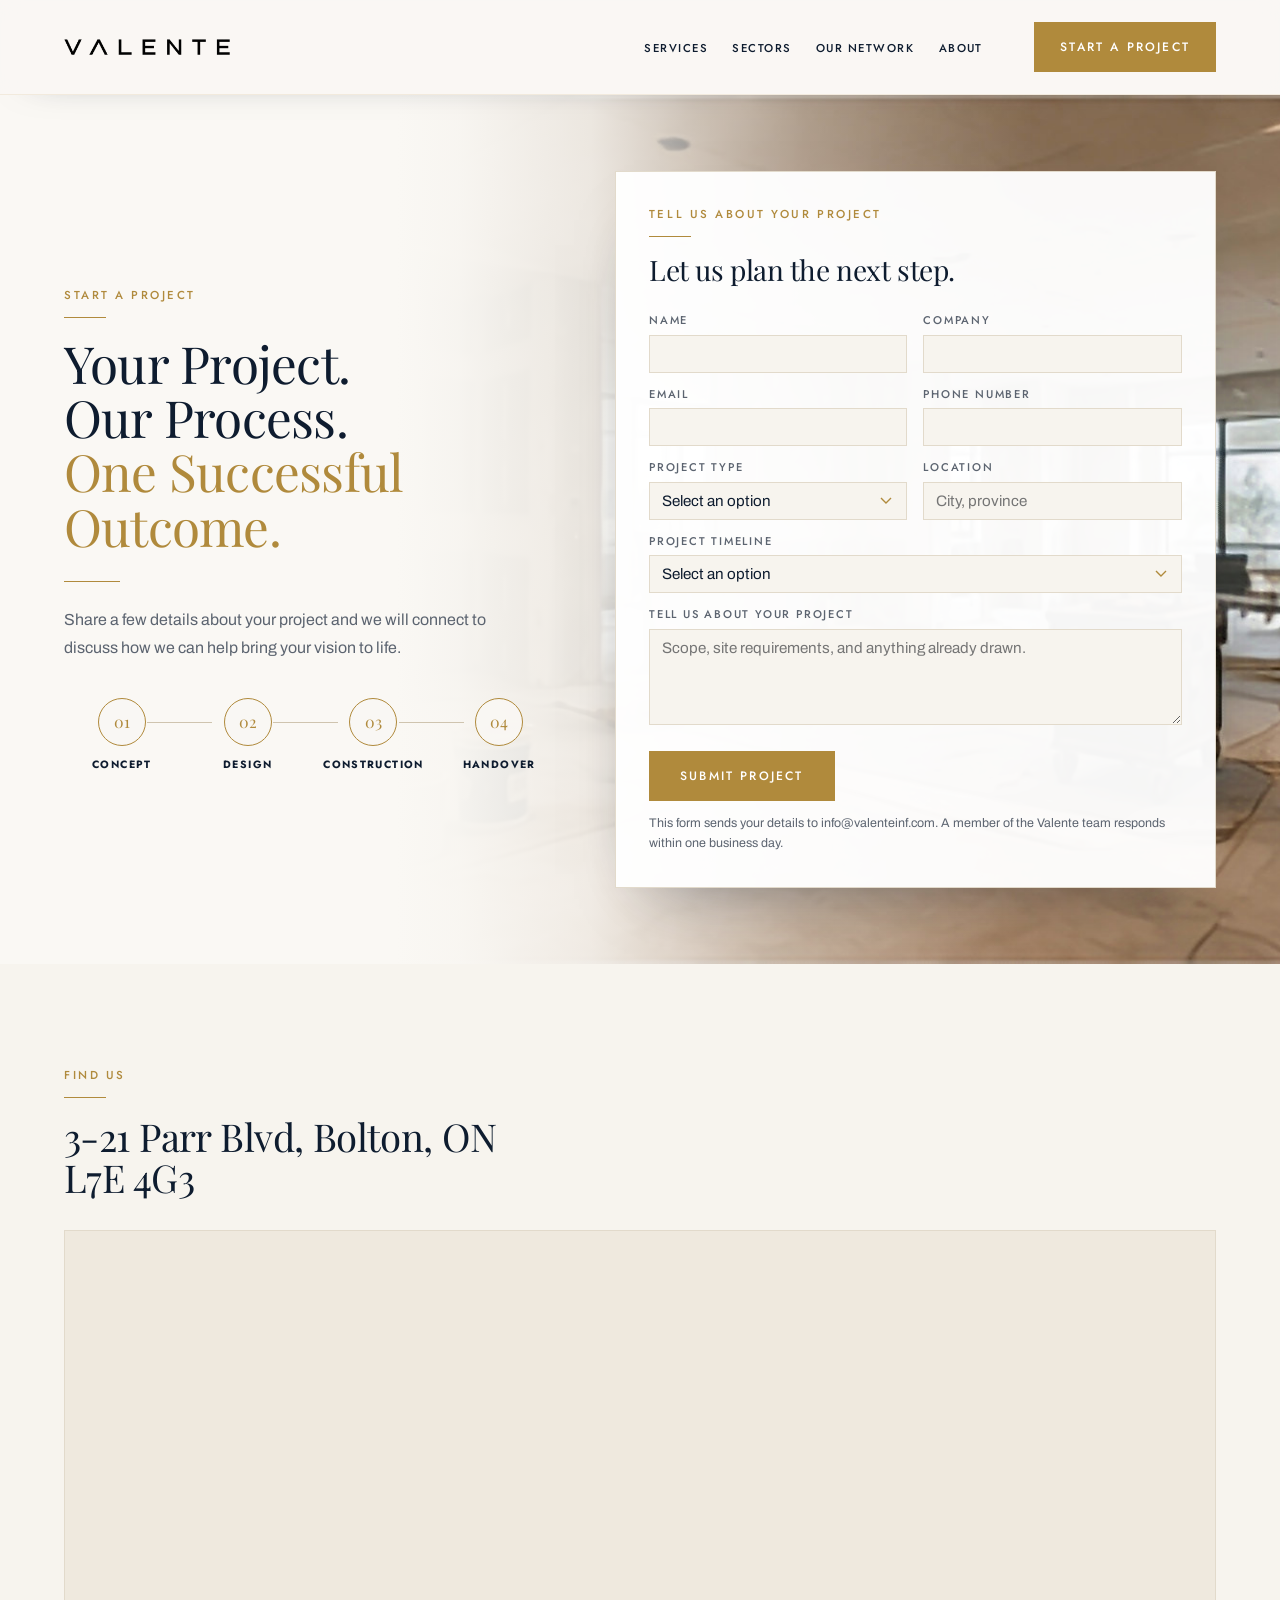
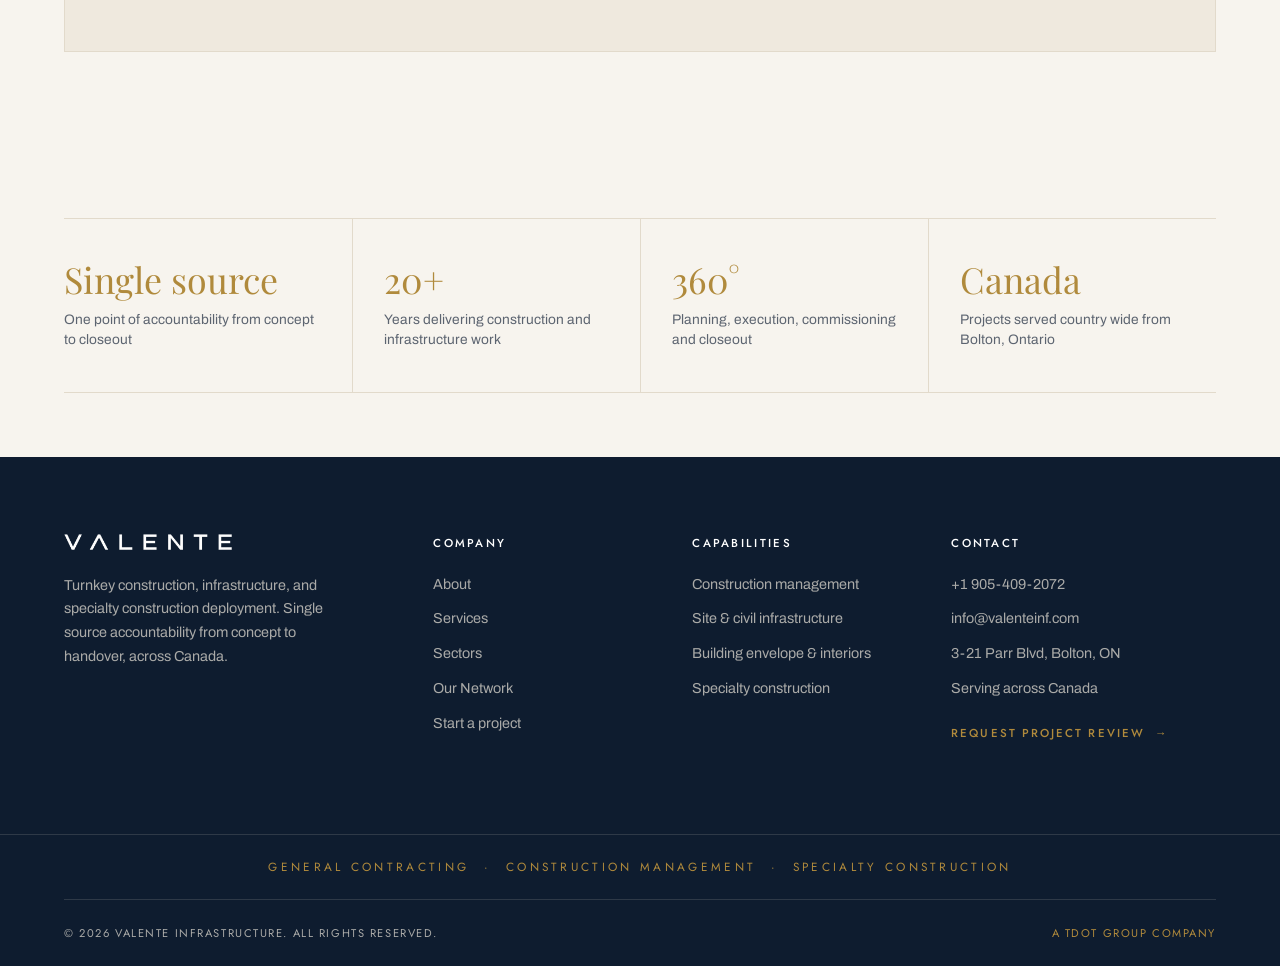
<file: contact.html>
<!DOCTYPE html>
<html lang="en">
<head>
<meta charset="utf-8">
<meta name="viewport" content="width=device-width, initial-scale=1">
<title>Start a Project | Valente Infrastructure</title>
<meta name="description" content="Request a project review. Share your scope, timeline, location and site requirements and the Valente team will advise the next step.">
<meta property="og:title" content="Start a Project | Valente Infrastructure">
<meta property="og:description" content="Request a project review. Share your scope, timeline, location and site requirements and the Valente team will advise the next step.">
<meta property="og:type" content="website">
<meta property="og:site_name" content="Valente Infrastructure">
<link rel="preconnect" href="https://fonts.googleapis.com">
<link rel="preconnect" href="https://fonts.gstatic.com" crossorigin>
<link href="https://fonts.googleapis.com/css2?family=Playfair+Display:ital,wght@0,400;0,500;0,600;1,400&family=Jost:wght@300;400;500&family=Archivo:wght@400;500&display=swap" rel="stylesheet">
<link rel="stylesheet" href="assets/css/styles.css?v=5">
</head>
<body data-page="start-project">
<a class="skip-link" href="#main">Skip to content</a>
<div class="utility">
  <div class="container">
    <span class="utility-tag">Single source delivery, concept to handover</span>
    <span class="utility-hide-sm"><a href="tel:+19054092072">+1 905-409-2072</a> &nbsp;&middot;&nbsp; <a href="mailto:info@valenteinf.com">info@valenteinf.com</a> &nbsp;&middot;&nbsp; Across Canada</span>
  </div>
</div>
<header class="site-header">
  <div class="container">
    <nav class="nav" aria-label="Main">
      <a class="brand" href="index.html" aria-label="Valente home"><img src="assets/img/logo-dark.png" alt="Valente" width="336" height="32"></a>
      <ul class="nav-links"><li><a href="index.html">Home</a></li><li><a href="services.html">Services</a></li><li><a href="sectors.html">Sectors</a></li><li><a href="work.html">Our Network</a></li><li><a href="about.html">About</a></li></ul>
      <div class="nav-cta">
        <a class="btn is-current" href="contact.html" aria-current="page">Start a project</a>
        <button class="burger" type="button" aria-label="Open menu" aria-expanded="false" aria-controls="mobile-nav">
          <span></span><span></span><span></span>
        </button>
      </div>
    </nav>
  </div>
</header>
<div class="mobile-nav" id="mobile-nav">
  <ul><li><a href="index.html">Home</a></li><li><a href="services.html">Services</a></li><li><a href="sectors.html">Sectors</a></li><li><a href="work.html">Our Network</a></li><li><a href="about.html">About</a></li><li><a href="contact.html">Start a Project</a></li></ul>
  <a class="btn" href="contact.html">Start a project</a>
</div>
<main id="main">
<div class="crumb"><div class="container"><a href="index.html">Home</a> &nbsp;/&nbsp; <span>Start a Project</span></div></div>
<section class="hero page-hero">
  <div class="container">
    <div class="hero-grid">
      <div class="hero-copy reveal">
        <span class="eyebrow">Start a project</span>
        <h1 class="display display-lg">Your Project.<br>Our Process.<br><span class="gold">One Successful Outcome.</span></h1>
        <div class="hero-rule"></div>
        <p class="lede">Share a few details about your project and we will connect to discuss how we can help bring your vision to life.</p>
        <div class="project-steps" aria-label="Project delivery stages">
          <div><span>01</span><strong>Concept</strong></div>
          <div><span>02</span><strong>Design</strong></div>
          <div><span>03</span><strong>Construction</strong></div>
          <div><span>04</span><strong>Handover</strong></div>
        </div>
      </div>
      <div style="position:relative;z-index:3">
        <form class="form-card reveal" data-validate action="https://formsubmit.co/ajax/info@valenteinf.com" method="POST">
          <input type="hidden" name="_subject" value="Valente Infrastructure project review request">
          <input type="hidden" name="_template" value="table">
          <input type="text" name="_honey" style="display:none" tabindex="-1" autocomplete="off" aria-hidden="true">
          <span class="eyebrow">Tell us about your project</span>
          <h2 class="display display-sm">Let us plan the next step.</h2>
          <div class="form-grid" style="margin-top:26px"><div class="field"><label for="name">Name</label><input id="name" type="text" name="Name" data-label="name" required><span class="err" role="alert"></span></div><div class="field"><label for="company">Company</label><input id="company" type="text" name="Company" data-label="company"><span class="err" role="alert"></span></div><div class="field"><label for="email">Email</label><input id="email" type="email" name="email" data-label="email" required><span class="err" role="alert"></span></div><div class="field"><label for="phone">Phone number</label><input id="phone" type="tel" name="Phone" data-label="phone number" required><span class="err" role="alert"></span></div><div class="field"><label for="project-type">Project type</label><select id="project-type" name="Project Type" data-label="project type" required><option value="">Select an option</option><option value="Construction management / general contracting">Construction management / general contracting</option><option value="Civil &amp; site works">Civil &amp; site works</option><option value="Building envelope &amp; interiors">Building envelope &amp; interiors</option><option value="Telecommunications infrastructure">Telecommunications infrastructure</option><option value="Utility &amp; underground">Utility &amp; underground</option><option value="Design build">Design build</option><option value="Specialty construction / other">Specialty construction / other</option></select><span class="err" role="alert"></span></div><div class="field"><label for="project-location">Location</label><input id="project-location" type="text" name="Project Location" data-label="project location" required placeholder="City, province"><span class="err" role="alert"></span></div><div class="field field-full"><label for="project-timeline">Project timeline</label><select id="project-timeline" name="Project Timeline" data-label="project timeline" required><option value="">Select an option</option><option value="As soon as possible">As soon as possible</option><option value="Within 3 months">Within 3 months</option><option value="Within 6 months">Within 6 months</option><option value="6 to 12 months">6 to 12 months</option><option value="Planning stage">Planning stage</option></select><span class="err" role="alert"></span></div><div class="field field-full"><label for="project-details">Tell us about your project</label><textarea id="project-details" name="Project Details" data-label="project details" required placeholder="Scope, site requirements, and anything already drawn."></textarea><span class="err" role="alert"></span></div></div>
          <button class="btn" type="submit" style="margin-top:26px">Submit project</button>
          <p class="form-note">This form sends your details to info@valenteinf.com. A member of the Valente team responds within one business day.</p>
          <div class="form-status" role="status" aria-live="polite"></div>
        </form>
      </div>
    </div>
  </div>
  <div class="hero-media"><img src="assets/img/site-drywall.jpg" alt="Commercial interior under construction with a bright open floor plan"></div>
</section>

<section class="section">
  <div class="container">
    <div style="max-width:52ch;margin-bottom:32px" class="reveal">
      <span class="eyebrow">Find us</span>
      <h2 class="display display-md">3-21 Parr Blvd, Bolton, ON L7E 4G3</h2>
    </div>
    <div class="map-frame reveal">
      <iframe src="https://maps.google.com/maps?q=21%20Parr%20Blvd%2C%20Bolton%2C%20ON%20L7E%204G3%2C%20Canada&t=m&z=13&output=embed&iwloc=near" loading="lazy" title="Map showing the Valente Infrastructure office in Bolton, Ontario" referrerpolicy="no-referrer-when-downgrade"></iframe>
    </div>
  </div>
</section>

<section class="section section-tight"><div class="container"><div class="metrics reveal"><div class="metric"><span class="val">Single source</span><span class="cap">One point of accountability from concept to closeout</span></div><div class="metric"><span class="val">20+</span><span class="cap">Years delivering construction and infrastructure work</span></div><div class="metric"><span class="val">360&deg;</span><span class="cap">Planning, execution, commissioning and closeout</span></div><div class="metric"><span class="val">Canada</span><span class="cap">Projects served country wide from Bolton, Ontario</span></div></div></div></section></main>
<footer class="site-footer">
  <div class="container">
    <div class="footer-top">
      <div class="footer-brand">
        <span class="brand"><img src="assets/img/logo-light.png" alt="Valente Infrastructure" width="336" height="32"></span>
        <p>Turnkey construction, infrastructure, and specialty construction deployment. Single source accountability from concept to handover, across Canada.</p>
      </div>
      <div>
        <h4>Company</h4>
        <ul><li><a href="about.html">About</a></li><li><a href="services.html">Services</a></li><li><a href="sectors.html">Sectors</a></li><li><a href="work.html">Our Network</a></li><li><a href="contact.html">Start a project</a></li></ul>
      </div>
      <div>
        <h4>Capabilities</h4>
        <ul><li><a href="services.html#build">Construction management</a></li><li><a href="services.html#site">Site &amp; civil infrastructure</a></li><li><a href="services.html#envelope">Building envelope &amp; interiors</a></li><li><a href="services.html#build">Specialty construction</a></li></ul>
      </div>
      <div>
        <h4>Contact</h4>
        <ul>
          <li><a href="tel:+19054092072">+1 905-409-2072</a></li>
          <li><a href="mailto:info@valenteinf.com">info@valenteinf.com</a></li>
          <li>3-21 Parr Blvd, Bolton, ON</li>
          <li>Serving across Canada</li>
          <li style="margin-top:20px"><a class="link-more" href="contact.html">Request project review <span class="arw">&rarr;</span></a></li>
        </ul>
      </div>
    </div>
  </div>
  <div class="footer-tagline">General Contracting &nbsp;&middot;&nbsp; Construction Management &nbsp;&middot;&nbsp; Specialty Construction</div>
  <div class="container">
    <div class="footer-bottom">
      <span>&copy; <span data-year>2026</span> Valente Infrastructure. All rights reserved.</span>
      <span><a class="group-note" href="https://tdotgroup.com/" target="_blank" rel="noopener">A TDOT Group company</a></span>
    </div>
  </div>
</footer>
<script src="assets/js/main.js?v=3"></script>
</body>
</html>
</file>
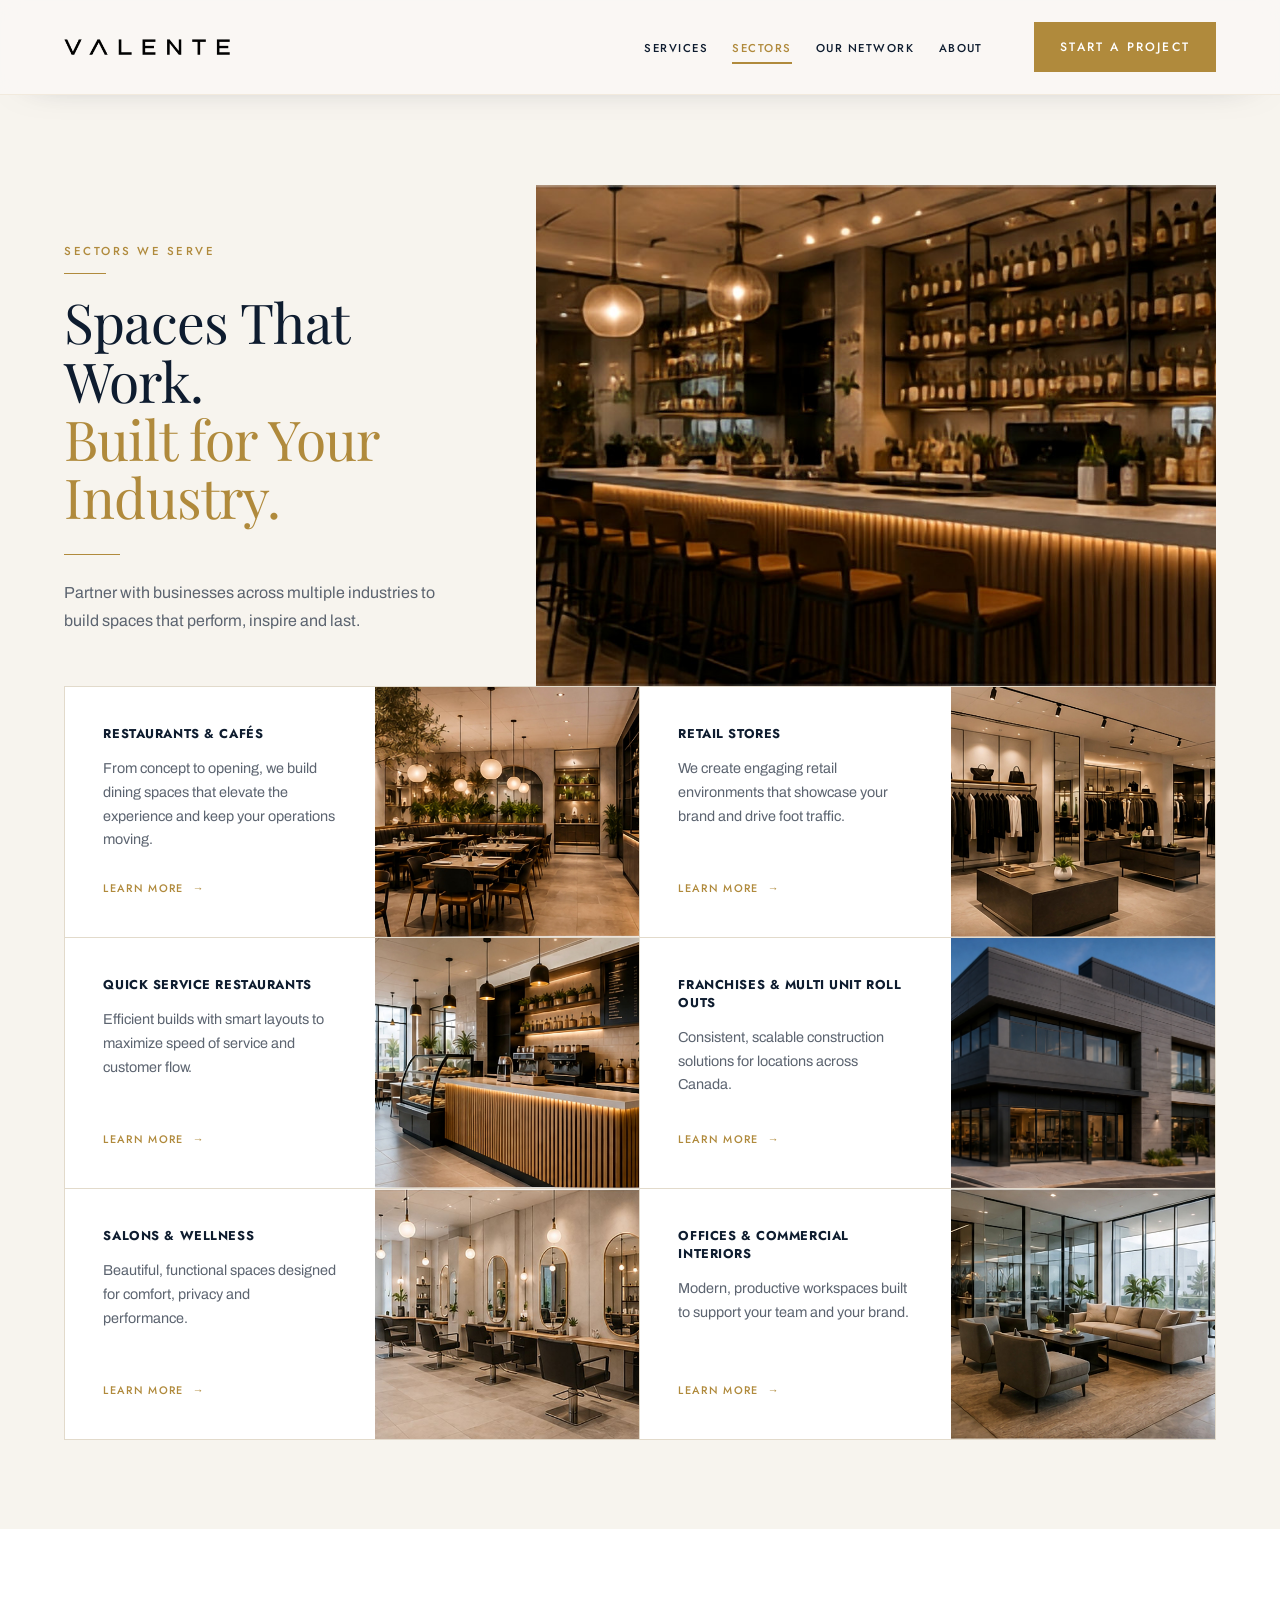
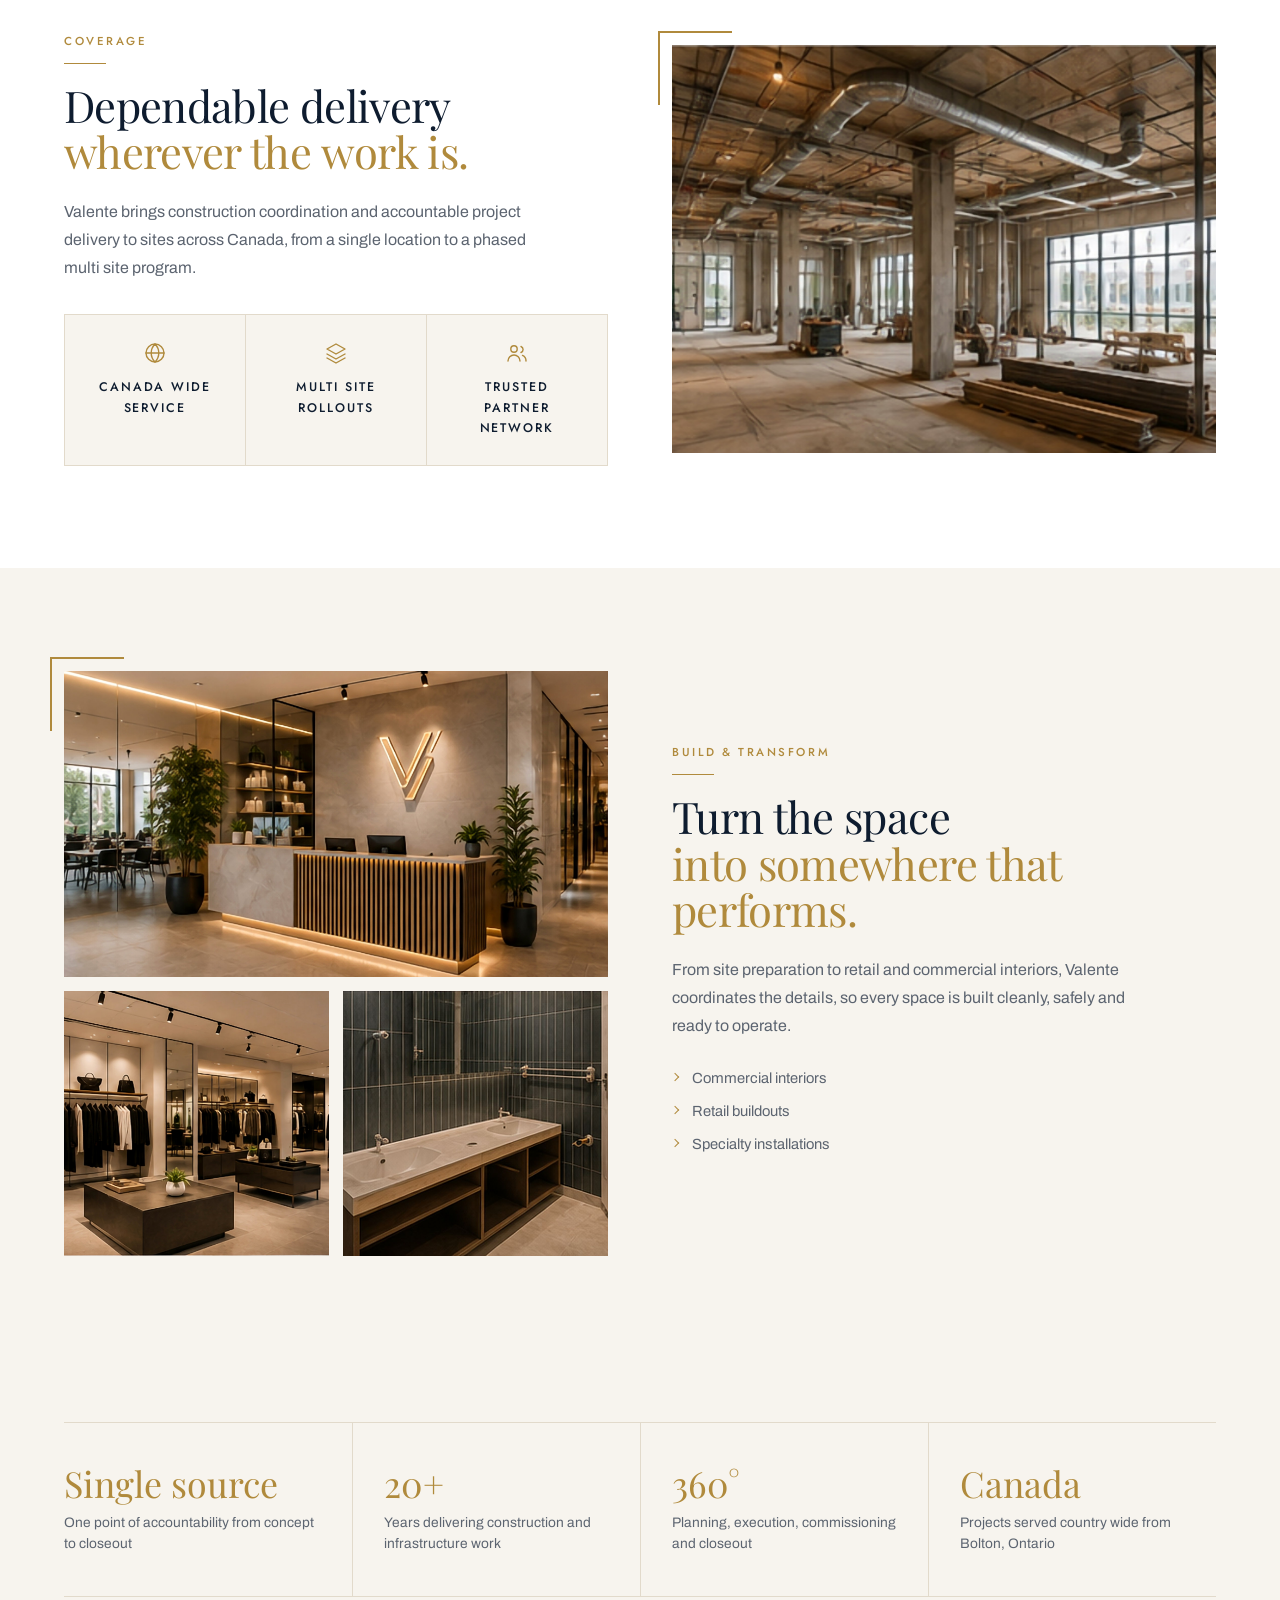
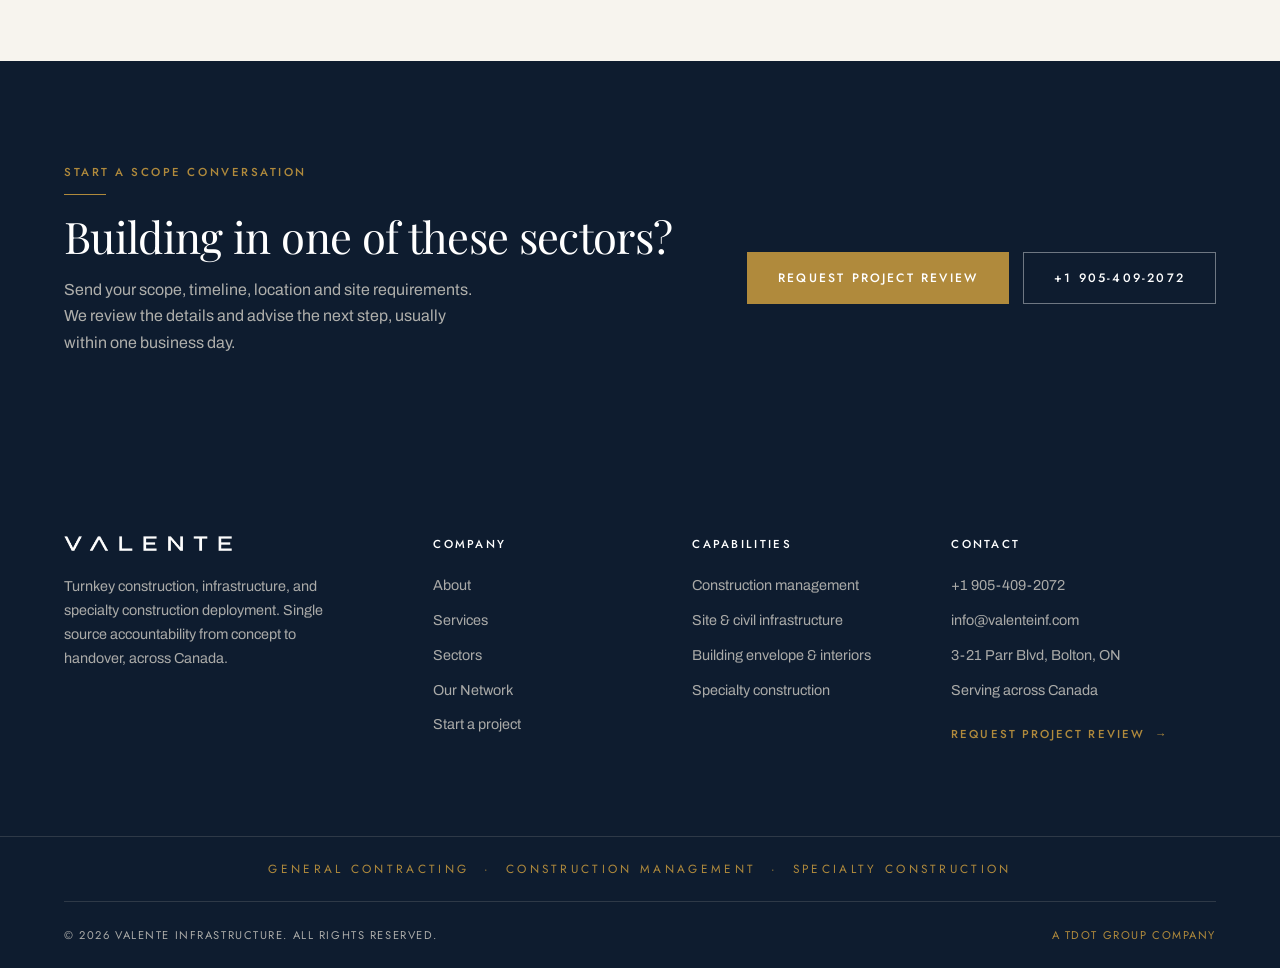
<file: sectors.html>
<!DOCTYPE html>
<html lang="en">
<head>
<meta charset="utf-8">
<meta name="viewport" content="width=device-width, initial-scale=1">
<title>Sectors | Valente Infrastructure</title>
<meta name="description" content="Commercial, transportation and civil works, retail and hospitality, specialty construction, civil construction and quick service restaurants.">
<meta property="og:title" content="Sectors | Valente Infrastructure">
<meta property="og:description" content="Commercial, transportation and civil works, retail and hospitality, specialty construction, civil construction and quick service restaurants.">
<meta property="og:type" content="website">
<meta property="og:site_name" content="Valente Infrastructure">
<link rel="preconnect" href="https://fonts.googleapis.com">
<link rel="preconnect" href="https://fonts.gstatic.com" crossorigin>
<link href="https://fonts.googleapis.com/css2?family=Playfair+Display:ital,wght@0,400;0,500;0,600;1,400&family=Jost:wght@300;400;500&family=Archivo:wght@400;500&display=swap" rel="stylesheet">
<link rel="stylesheet" href="assets/css/styles.css?v=5">
</head>
<body data-page="sectors">
<a class="skip-link" href="#main">Skip to content</a>
<div class="utility">
  <div class="container">
    <span class="utility-tag">Single source delivery, concept to handover</span>
    <span class="utility-hide-sm"><a href="tel:+19054092072">+1 905-409-2072</a> &nbsp;&middot;&nbsp; <a href="mailto:info@valenteinf.com">info@valenteinf.com</a> &nbsp;&middot;&nbsp; Across Canada</span>
  </div>
</div>
<header class="site-header">
  <div class="container">
    <nav class="nav" aria-label="Main">
      <a class="brand" href="index.html" aria-label="Valente home"><img src="assets/img/logo-dark.png" alt="Valente" width="336" height="32"></a>
      <ul class="nav-links"><li><a href="index.html">Home</a></li><li><a href="services.html">Services</a></li><li><a href="sectors.html" class="is-active">Sectors</a></li><li><a href="work.html">Our Network</a></li><li><a href="about.html">About</a></li></ul>
      <div class="nav-cta">
        <a class="btn" href="contact.html">Start a project</a>
        <button class="burger" type="button" aria-label="Open menu" aria-expanded="false" aria-controls="mobile-nav">
          <span></span><span></span><span></span>
        </button>
      </div>
    </nav>
  </div>
</header>
<div class="mobile-nav" id="mobile-nav">
  <ul><li><a href="index.html">Home</a></li><li><a href="services.html">Services</a></li><li><a href="sectors.html">Sectors</a></li><li><a href="work.html">Our Network</a></li><li><a href="about.html">About</a></li><li><a href="contact.html">Start a Project</a></li></ul>
  <a class="btn" href="contact.html">Start a project</a>
</div>
<main id="main">
<section class="sectors-showcase">
  <div class="container">
    <div class="sectors-intro reveal">
      <div class="sectors-copy">
        <span class="eyebrow">Sectors we serve</span>
        <h1 class="display display-lg">Spaces That Work.<br><span class="gold">Built for Your Industry.</span></h1>
        <div class="hero-rule"></div>
        <p class="lede">Partner with businesses across multiple industries to build spaces that perform, inspire and last.</p>
      </div>
      <div class="sectors-hero-image"><img src="assets/img/bar-counter.jpg" alt="Completed restaurant and hospitality bar interior"></div>
    </div>

    <div class="sector-reference-grid reveal">
      <article class="sector-reference-card"><div class="sector-reference-copy"><h2>Restaurants &amp; Cafés</h2><p>From concept to opening, we build dining spaces that elevate the experience and keep your operations moving.</p><a href="contact.html">Learn more <span>&rarr;</span></a></div><img src="assets/img/restaurant-tree.jpg" alt="Completed restaurant dining space" loading="lazy"></article>
      <article class="sector-reference-card"><div class="sector-reference-copy"><h2>Retail Stores</h2><p>We create engaging retail environments that showcase your brand and drive foot traffic.</p><a href="contact.html">Learn more <span>&rarr;</span></a></div><img src="assets/img/retail-store.jpg" alt="Completed retail store interior" loading="lazy"></article>
      <article class="sector-reference-card"><div class="sector-reference-copy"><h2>Quick Service Restaurants</h2><p>Efficient builds with smart layouts to maximize speed of service and customer flow.</p><a href="contact.html">Learn more <span>&rarr;</span></a></div><img src="assets/img/cafe-counter.jpg" alt="Quick service restaurant counter" loading="lazy"></article>
      <article class="sector-reference-card"><div class="sector-reference-copy"><h2>Franchises &amp; Multi Unit Roll Outs</h2><p>Consistent, scalable construction solutions for locations across Canada.</p><a href="contact.html">Learn more <span>&rarr;</span></a></div><img src="assets/img/franchise-exterior-no-logo.jpg" alt="Completed unbranded franchise storefront" loading="lazy"></article>
      <article class="sector-reference-card"><div class="sector-reference-copy"><h2>Salons &amp; Wellness</h2><p>Beautiful, functional spaces designed for comfort, privacy and performance.</p><a href="contact.html">Learn more <span>&rarr;</span></a></div><img src="assets/img/salon.jpg" alt="Completed salon and wellness interior" loading="lazy"></article>
      <article class="sector-reference-card"><div class="sector-reference-copy"><h2>Offices &amp; Commercial Interiors</h2><p>Modern, productive workspaces built to support your team and your brand.</p><a href="contact.html">Learn more <span>&rarr;</span></a></div><img src="assets/img/office-lounge.jpg" alt="Modern commercial office interior" loading="lazy"></article>
    </div>
  </div>
</section>

<section class="section bg-paper">
  <div class="container">
    <div class="split" style="align-items:center">
      <div class="reveal">
        <span class="eyebrow">Coverage</span>
        <h2 class="display display-lg">Dependable delivery<br><span class="gold">wherever the work is.</span></h2>
        <p class="lede">Valente brings construction coordination and accountable project delivery to sites across Canada, from a single location to a phased multi site program.</p>
        <div class="coverage" style="margin-top:32px">
          <div><svg viewBox="0 0 24 24" fill="none" stroke-width="1.4" stroke-linecap="round" stroke-linejoin="round" aria-hidden="true"><circle cx="12" cy="12" r="9"/><path d="M3 12h18M12 3c2.5 2.6 3.8 5.6 3.8 9S14.5 18.4 12 21c-2.5-2.6-3.8-5.6-3.8-9S9.5 5.6 12 3Z"/></svg><strong style="margin-top:12px">Canada wide service</strong></div>
          <div><svg viewBox="0 0 24 24" fill="none" stroke-width="1.4" stroke-linecap="round" stroke-linejoin="round" aria-hidden="true"><path d="M12 3l9 5-9 5-9-5Z"/><path d="M3 13l9 5 9-5M3 17l9 5 9-5"/></svg><strong style="margin-top:12px">Multi site rollouts</strong></div>
          <div><svg viewBox="0 0 24 24" fill="none" stroke-width="1.4" stroke-linecap="round" stroke-linejoin="round" aria-hidden="true"><circle cx="9" cy="8" r="3.2"/><path d="M3 20c0-3.3 2.7-6 6-6s6 2.7 6 6"/><path d="M16 5.5a3.2 3.2 0 0 1 0 6M17.5 14.4A6 6 0 0 1 21 20"/></svg><strong style="margin-top:12px">Trusted partner network</strong></div>
        </div>
      </div>
      <div class="split-media reveal reveal-d1">
        <img src="assets/img/site-ductwork.jpg" alt="Mechanical services above an open ceiling" loading="lazy">
      </div>
    </div>
  </div>
</section>

<section class="section">
  <div class="container">
    <div class="split">
      <div class="split-media reveal">
        <div class="split-stack">
          <img src="assets/img/reception-v.jpg" alt="Completed reception area" loading="lazy">
          <img src="assets/img/retail-store.jpg" alt="Retail interior buildout" loading="lazy">
          <img src="assets/img/fin-washroom.jpg" alt="Washroom fit out with tiled walls" loading="lazy">
        </div>
      </div>
      <div class="reveal reveal-d1">
        <span class="eyebrow">Build &amp; transform</span>
        <h2 class="display display-lg">Turn the space<br><span class="gold">into somewhere that performs.</span></h2>
        <p class="lede">From site preparation to retail and commercial interiors, Valente coordinates the details, so every space is built cleanly, safely and ready to operate.</p>
        <ul class="spec-list is-single" style="margin-top:26px">
          <li>Commercial interiors</li>
          <li>Retail buildouts</li>
          <li>Specialty installations</li>
        </ul>
      </div>
    </div>
  </div>
</section>

<section class="section section-tight"><div class="container"><div class="metrics reveal"><div class="metric"><span class="val">Single source</span><span class="cap">One point of accountability from concept to closeout</span></div><div class="metric"><span class="val">20+</span><span class="cap">Years delivering construction and infrastructure work</span></div><div class="metric"><span class="val">360&deg;</span><span class="cap">Planning, execution, commissioning and closeout</span></div><div class="metric"><span class="val">Canada</span><span class="cap">Projects served country wide from Bolton, Ontario</span></div></div></div></section>

<section class="cta-band section">
  <div class="container">
    <div class="cta-inner reveal">
      <div>
        <span class="eyebrow">Start a scope conversation</span>
        <h2 class="display display-lg">Building in one of these sectors?</h2>
        <p>Send your scope, timeline, location and site requirements. We review the details and advise the next step, usually within one business day.</p>
      </div>
      <div class="hero-actions">
        <a class="btn" href="contact.html">Request project review</a>
        <a class="btn btn-light" href="tel:+19054092072">+1 905-409-2072</a>
      </div>
    </div>
  </div>
</section></main>
<footer class="site-footer">
  <div class="container">
    <div class="footer-top">
      <div class="footer-brand">
        <span class="brand"><img src="assets/img/logo-light.png" alt="Valente Infrastructure" width="336" height="32"></span>
        <p>Turnkey construction, infrastructure, and specialty construction deployment. Single source accountability from concept to handover, across Canada.</p>
      </div>
      <div>
        <h4>Company</h4>
        <ul><li><a href="about.html">About</a></li><li><a href="services.html">Services</a></li><li><a href="sectors.html">Sectors</a></li><li><a href="work.html">Our Network</a></li><li><a href="contact.html">Start a project</a></li></ul>
      </div>
      <div>
        <h4>Capabilities</h4>
        <ul><li><a href="services.html#build">Construction management</a></li><li><a href="services.html#site">Site &amp; civil infrastructure</a></li><li><a href="services.html#envelope">Building envelope &amp; interiors</a></li><li><a href="services.html#build">Specialty construction</a></li></ul>
      </div>
      <div>
        <h4>Contact</h4>
        <ul>
          <li><a href="tel:+19054092072">+1 905-409-2072</a></li>
          <li><a href="mailto:info@valenteinf.com">info@valenteinf.com</a></li>
          <li>3-21 Parr Blvd, Bolton, ON</li>
          <li>Serving across Canada</li>
          <li style="margin-top:20px"><a class="link-more" href="contact.html">Request project review <span class="arw">&rarr;</span></a></li>
        </ul>
      </div>
    </div>
  </div>
  <div class="footer-tagline">General Contracting &nbsp;&middot;&nbsp; Construction Management &nbsp;&middot;&nbsp; Specialty Construction</div>
  <div class="container">
    <div class="footer-bottom">
      <span>&copy; <span data-year>2026</span> Valente Infrastructure. All rights reserved.</span>
      <span><a class="group-note" href="https://tdotgroup.com/" target="_blank" rel="noopener">A TDOT Group company</a></span>
    </div>
  </div>
</footer>
<script src="assets/js/main.js?v=3"></script>
</body>
</html>
</file>
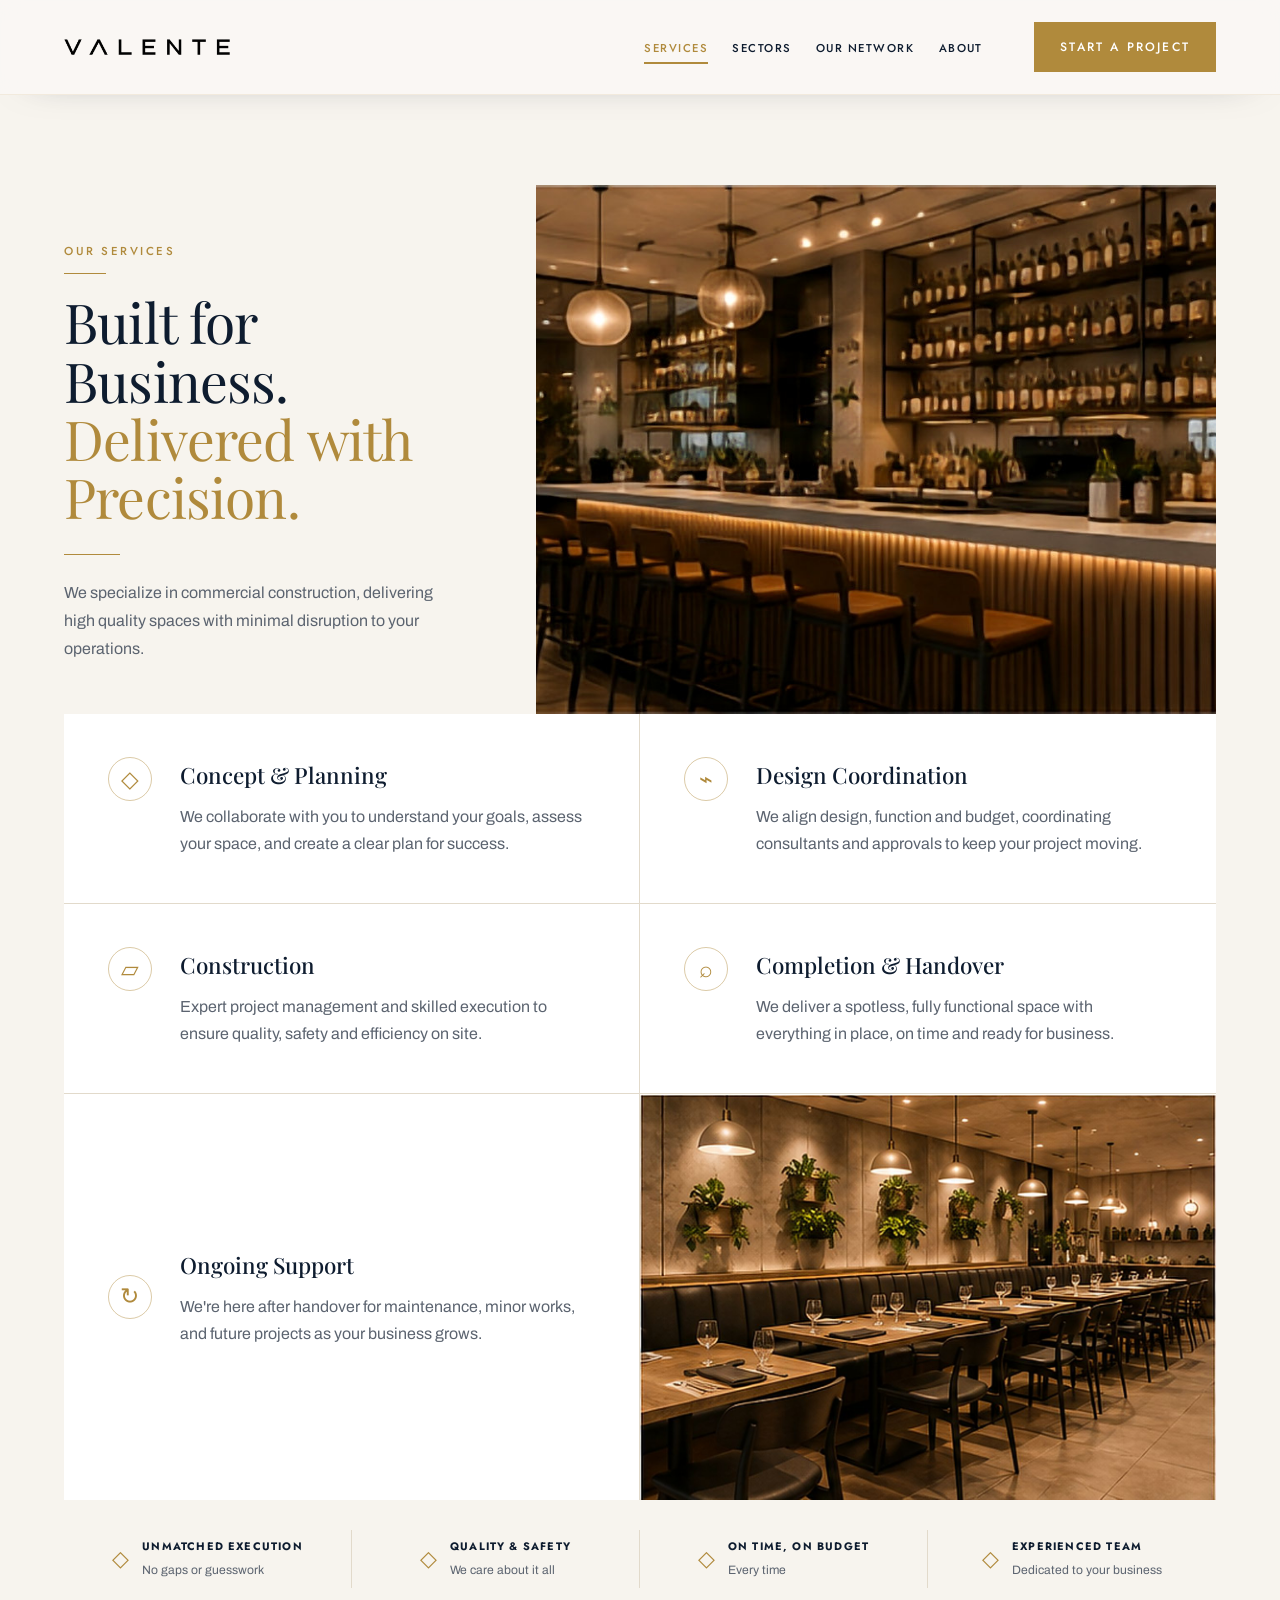
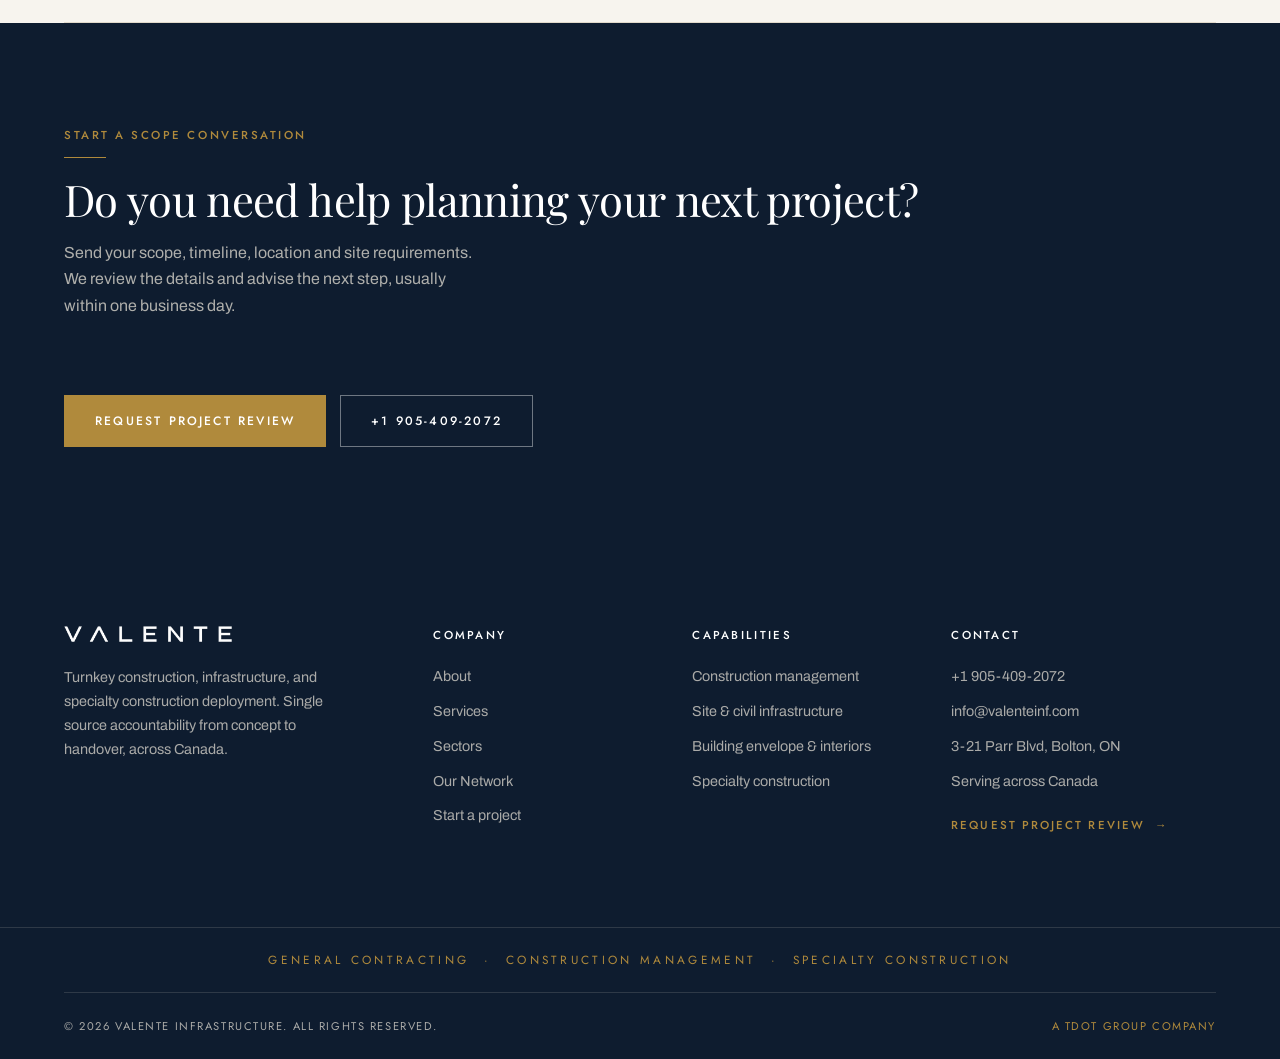
<file: services.html>
<!DOCTYPE html>
<html lang="en">
<head>
<meta charset="utf-8">
<meta name="viewport" content="width=device-width, initial-scale=1">
<title>Services | Valente Infrastructure</title>
<meta name="description" content="Construction management and general contracting, site and civil infrastructure, building envelope and interiors. Three disciplines under one accountable team.">
<meta property="og:title" content="Services | Valente Infrastructure">
<meta property="og:description" content="Construction management and general contracting, site and civil infrastructure, building envelope and interiors. Three disciplines under one accountable team.">
<meta property="og:type" content="website">
<meta property="og:site_name" content="Valente Infrastructure">
<link rel="preconnect" href="https://fonts.googleapis.com">
<link rel="preconnect" href="https://fonts.gstatic.com" crossorigin>
<link href="https://fonts.googleapis.com/css2?family=Playfair+Display:ital,wght@0,400;0,500;0,600;1,400&family=Jost:wght@300;400;500&family=Archivo:wght@400;500&display=swap" rel="stylesheet">
<link rel="stylesheet" href="assets/css/styles.css?v=5">
</head>
<body data-page="services">
<a class="skip-link" href="#main">Skip to content</a>
<div class="utility">
  <div class="container">
    <span class="utility-tag">Single source delivery, concept to handover</span>
    <span class="utility-hide-sm"><a href="tel:+19054092072">+1 905-409-2072</a> &nbsp;&middot;&nbsp; <a href="mailto:info@valenteinf.com">info@valenteinf.com</a> &nbsp;&middot;&nbsp; Across Canada</span>
  </div>
</div>
<header class="site-header">
  <div class="container">
    <nav class="nav" aria-label="Main">
      <a class="brand" href="index.html" aria-label="Valente home"><img src="assets/img/logo-dark.png" alt="Valente" width="336" height="32"></a>
      <ul class="nav-links"><li><a href="index.html">Home</a></li><li><a href="services.html" class="is-active">Services</a></li><li><a href="sectors.html">Sectors</a></li><li><a href="work.html">Our Network</a></li><li><a href="about.html">About</a></li></ul>
      <div class="nav-cta">
        <a class="btn" href="contact.html">Start a project</a>
        <button class="burger" type="button" aria-label="Open menu" aria-expanded="false" aria-controls="mobile-nav">
          <span></span><span></span><span></span>
        </button>
      </div>
    </nav>
  </div>
</header>
<div class="mobile-nav" id="mobile-nav">
  <ul><li><a href="index.html">Home</a></li><li><a href="services.html">Services</a></li><li><a href="sectors.html">Sectors</a></li><li><a href="work.html">Our Network</a></li><li><a href="about.html">About</a></li><li><a href="contact.html">Start a Project</a></li></ul>
  <a class="btn" href="contact.html">Start a project</a>
</div>
<main id="main">
<section class="services-showcase">
  <div class="container">
    <div class="services-intro reveal">
      <div class="services-copy">
        <span class="eyebrow">Our services</span>
        <h1 class="display display-lg">Built for Business.<br><span class="gold">Delivered with Precision.</span></h1>
        <div class="hero-rule"></div>
        <p class="lede">We specialize in commercial construction, delivering high quality spaces with minimal disruption to your operations.</p>
      </div>
      <div class="services-hero-image"><img src="assets/img/bar-counter.jpg" alt="Finished restaurant bar and dining interior"></div>
    </div>

    <div class="services-grid reveal" id="build">
      <article class="service-item"><span class="service-icon" aria-hidden="true">◇</span><div><h2>Concept &amp; Planning</h2><p>We collaborate with you to understand your goals, assess your space, and create a clear plan for success.</p></div></article>
      <article class="service-item"><span class="service-icon" aria-hidden="true">⌁</span><div><h2>Design Coordination</h2><p>We align design, function and budget, coordinating consultants and approvals to keep your project moving.</p></div></article>
      <article class="service-item"><span class="service-icon" aria-hidden="true">▱</span><div><h2>Construction</h2><p>Expert project management and skilled execution to ensure quality, safety and efficiency on site.</p></div></article>
      <article class="service-item"><span class="service-icon" aria-hidden="true">⌕</span><div><h2>Completion &amp; Handover</h2><p>We deliver a spotless, fully functional space with everything in place, on time and ready for business.</p></div></article>
      <article class="service-item service-support" id="site"><span class="service-icon" aria-hidden="true">↻</span><div><h2>Ongoing Support</h2><p>We're here after handover for maintenance, minor works, and future projects as your business grows.</p></div></article>
      <div class="services-secondary-image" id="envelope"><img src="assets/img/restaurant-banquette.jpg" alt="Completed restaurant dining room with banquette seating" loading="lazy"></div>
    </div>

    <div class="service-promises reveal">
      <div><span class="promise-icon" aria-hidden="true">◇</span><p><strong>Unmatched execution</strong><small>No gaps or guesswork</small></p></div>
      <div><span class="promise-icon" aria-hidden="true">◇</span><p><strong>Quality &amp; safety</strong><small>We care about it all</small></p></div>
      <div><span class="promise-icon" aria-hidden="true">◇</span><p><strong>On time, on budget</strong><small>Every time</small></p></div>
      <div><span class="promise-icon" aria-hidden="true">◇</span><p><strong>Experienced team</strong><small>Dedicated to your business</small></p></div>
    </div>
  </div>
</section>

<section class="cta-band section">
  <div class="container">
    <div class="cta-inner reveal">
      <div>
        <span class="eyebrow">Start a scope conversation</span>
        <h2 class="display display-lg">Do you need help planning your next project?</h2>
        <p>Send your scope, timeline, location and site requirements. We review the details and advise the next step, usually within one business day.</p>
      </div>
      <div class="hero-actions">
        <a class="btn" href="contact.html">Request project review</a>
        <a class="btn btn-light" href="tel:+19054092072">+1 905-409-2072</a>
      </div>
    </div>
  </div>
</section></main>
<footer class="site-footer">
  <div class="container">
    <div class="footer-top">
      <div class="footer-brand">
        <span class="brand"><img src="assets/img/logo-light.png" alt="Valente Infrastructure" width="336" height="32"></span>
        <p>Turnkey construction, infrastructure, and specialty construction deployment. Single source accountability from concept to handover, across Canada.</p>
      </div>
      <div>
        <h4>Company</h4>
        <ul><li><a href="about.html">About</a></li><li><a href="services.html">Services</a></li><li><a href="sectors.html">Sectors</a></li><li><a href="work.html">Our Network</a></li><li><a href="contact.html">Start a project</a></li></ul>
      </div>
      <div>
        <h4>Capabilities</h4>
        <ul><li><a href="services.html#build">Construction management</a></li><li><a href="services.html#site">Site &amp; civil infrastructure</a></li><li><a href="services.html#envelope">Building envelope &amp; interiors</a></li><li><a href="services.html#build">Specialty construction</a></li></ul>
      </div>
      <div>
        <h4>Contact</h4>
        <ul>
          <li><a href="tel:+19054092072">+1 905-409-2072</a></li>
          <li><a href="mailto:info@valenteinf.com">info@valenteinf.com</a></li>
          <li>3-21 Parr Blvd, Bolton, ON</li>
          <li>Serving across Canada</li>
          <li style="margin-top:20px"><a class="link-more" href="contact.html">Request project review <span class="arw">&rarr;</span></a></li>
        </ul>
      </div>
    </div>
  </div>
  <div class="footer-tagline">General Contracting &nbsp;&middot;&nbsp; Construction Management &nbsp;&middot;&nbsp; Specialty Construction</div>
  <div class="container">
    <div class="footer-bottom">
      <span>&copy; <span data-year>2026</span> Valente Infrastructure. All rights reserved.</span>
      <span><a class="group-note" href="https://tdotgroup.com/" target="_blank" rel="noopener">A TDOT Group company</a></span>
    </div>
  </div>
</footer>
<script src="assets/js/main.js?v=3"></script>
</body>
</html>
</file>
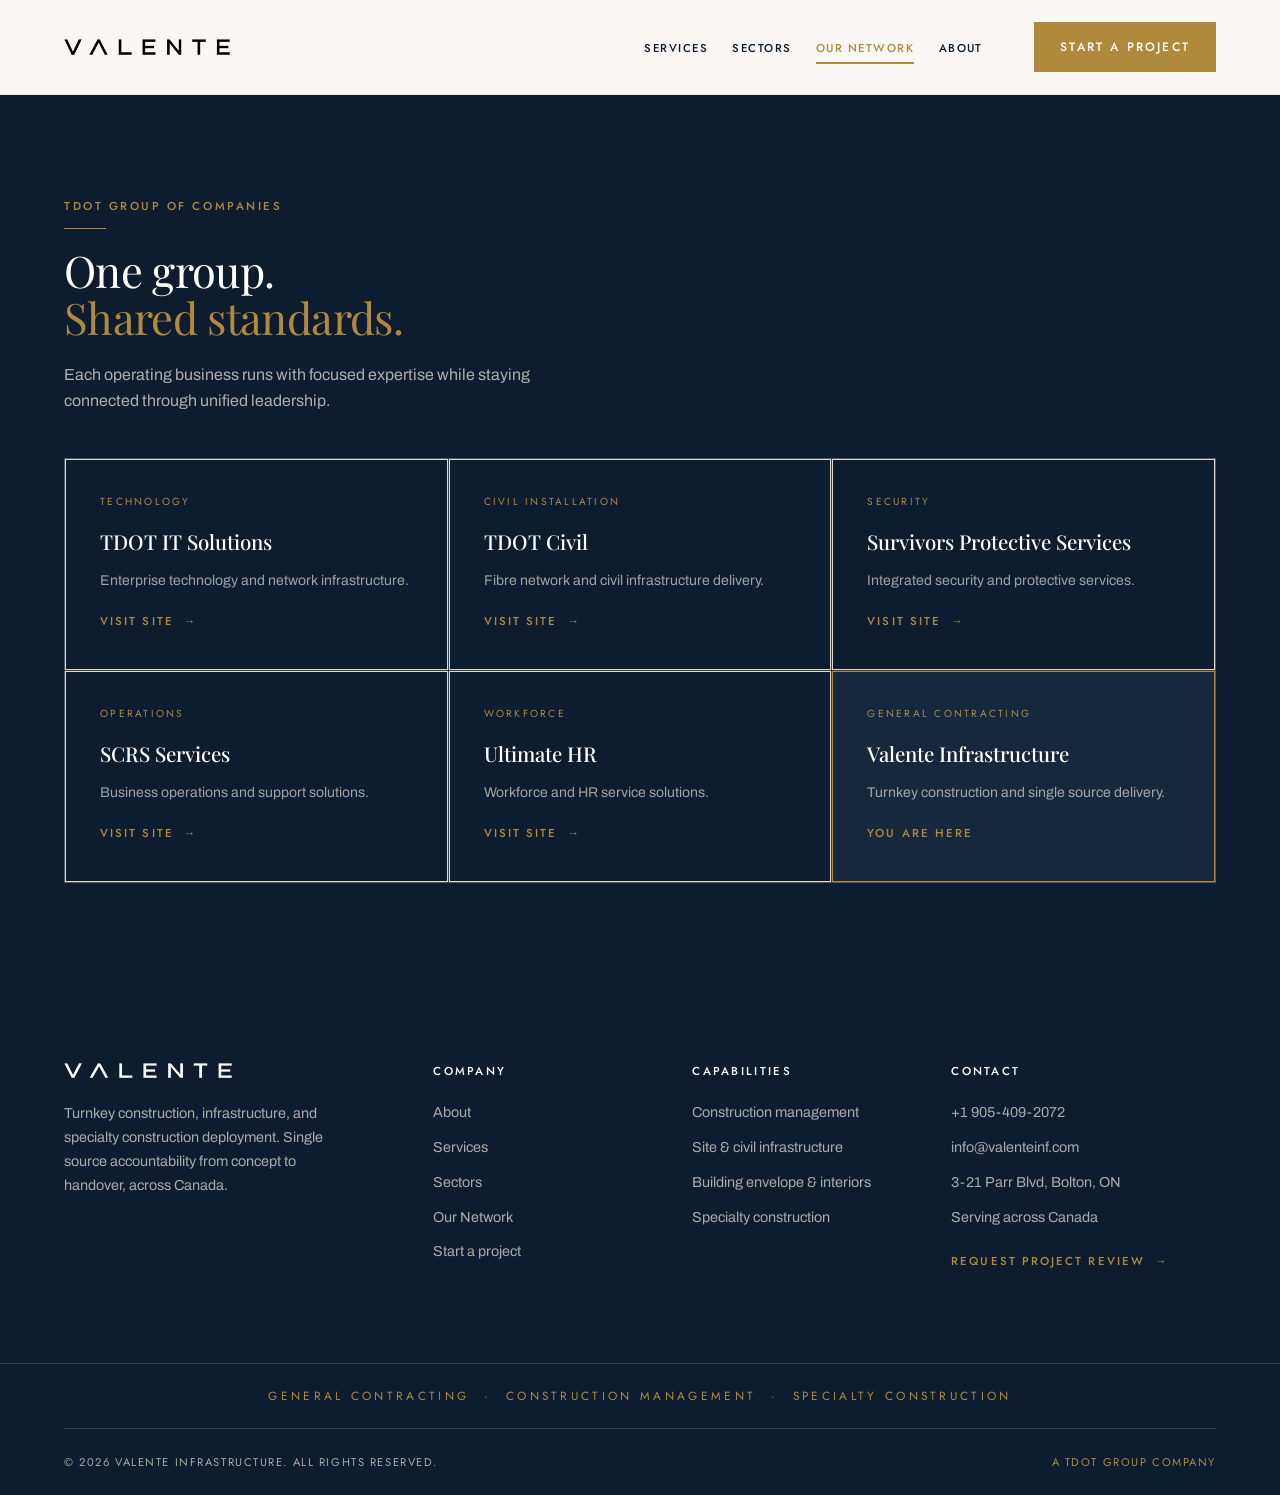
<file: work.html>
<!DOCTYPE html>
<html lang="en">
<head>
<meta charset="utf-8">
<meta name="viewport" content="width=device-width, initial-scale=1">
<title>Our Network | Valente Infrastructure</title>
<meta name="description" content="Meet the specialized companies connected through TDOT Group's unified leadership and shared standards.">
<meta property="og:title" content="Our Network | Valente Infrastructure">
<meta property="og:description" content="Meet the specialized companies connected through TDOT Group's unified leadership and shared standards.">
<meta property="og:type" content="website">
<meta property="og:site_name" content="Valente Infrastructure">
<link rel="preconnect" href="https://fonts.googleapis.com">
<link rel="preconnect" href="https://fonts.gstatic.com" crossorigin>
<link href="https://fonts.googleapis.com/css2?family=Playfair+Display:ital,wght@0,400;0,500;0,600;1,400&family=Jost:wght@300;400;500&family=Archivo:wght@400;500&display=swap" rel="stylesheet">
<link rel="stylesheet" href="assets/css/styles.css?v=5">
</head>
<body data-page="work">
<a class="skip-link" href="#main">Skip to content</a>
<div class="utility">
  <div class="container">
    <span class="utility-tag">Single source delivery, concept to handover</span>
    <span class="utility-hide-sm"><a href="tel:+19054092072">+1 905-409-2072</a> &nbsp;&middot;&nbsp; <a href="mailto:info@valenteinf.com">info@valenteinf.com</a> &nbsp;&middot;&nbsp; Across Canada</span>
  </div>
</div>
<header class="site-header">
  <div class="container">
    <nav class="nav" aria-label="Main">
      <a class="brand" href="index.html" aria-label="Valente home"><img src="assets/img/logo-dark.png" alt="Valente" width="336" height="32"></a>
      <ul class="nav-links"><li><a href="index.html">Home</a></li><li><a href="services.html">Services</a></li><li><a href="sectors.html">Sectors</a></li><li><a href="work.html" class="is-active">Our Network</a></li><li><a href="about.html">About</a></li></ul>
      <div class="nav-cta">
        <a class="btn" href="contact.html">Start a project</a>
        <button class="burger" type="button" aria-label="Open menu" aria-expanded="false" aria-controls="mobile-nav">
          <span></span><span></span><span></span>
        </button>
      </div>
    </nav>
  </div>
</header>
<div class="mobile-nav" id="mobile-nav">
  <ul><li><a href="index.html">Home</a></li><li><a href="services.html">Services</a></li><li><a href="sectors.html">Sectors</a></li><li><a href="work.html">Our Network</a></li><li><a href="about.html">About</a></li><li><a href="contact.html">Start a Project</a></li></ul>
  <a class="btn" href="contact.html">Start a project</a>
</div>
<main id="main">
<section class="section bg-navy">
  <div class="container">
    <div style="max-width:60ch;margin-bottom:44px" class="reveal">
      <span class="eyebrow">TDOT Group of companies</span>
      <h1 class="display display-lg" style="color:#fff">One group.<br><span class="gold">Shared standards.</span></h1>
      <p style="color:rgba(237,231,219,.72);margin-top:22px;max-width:56ch">Each operating business runs with focused expertise while staying connected through unified leadership.</p>
    </div>
    <div class="group-grid reveal"><a class="group-card" href="https://tdotitsolutions.ca/" target="_blank" rel="noopener">
  <p class="role">Technology</p><h2>TDOT IT Solutions</h2><p>Enterprise technology and network infrastructure.</p>
  <span class="link-more">Visit site <span class="arw">&rarr;</span></span>
</a><a class="group-card" href="https://tdotcivil.ca/" target="_blank" rel="noopener">
  <p class="role">Civil installation</p><h2>TDOT Civil</h2><p>Fibre network and civil infrastructure delivery.</p>
  <span class="link-more">Visit site <span class="arw">&rarr;</span></span>
</a><a class="group-card" href="https://survivorsprotectiveservices.ca/" target="_blank" rel="noopener">
  <p class="role">Security</p><h2>Survivors Protective Services</h2><p>Integrated security and protective services.</p>
  <span class="link-more">Visit site <span class="arw">&rarr;</span></span>
</a><a class="group-card" href="https://scrsservices.com/" target="_blank" rel="noopener">
  <p class="role">Operations</p><h2>SCRS Services</h2><p>Business operations and support solutions.</p>
  <span class="link-more">Visit site <span class="arw">&rarr;</span></span>
</a><a class="group-card" href="https://theultimatehr.ca/" target="_blank" rel="noopener">
  <p class="role">Workforce</p><h2>Ultimate HR</h2><p>Workforce and HR service solutions.</p>
  <span class="link-more">Visit site <span class="arw">&rarr;</span></span>
</a><div class="group-card is-self">
  <p class="role">General contracting</p><h2>Valente Infrastructure</h2>
  <p>Turnkey construction and single source delivery.</p>
  <span class="link-more" style="margin-top:auto">You are here</span>
</div></div>
  </div>
</section></main>
<footer class="site-footer">
  <div class="container">
    <div class="footer-top">
      <div class="footer-brand">
        <span class="brand"><img src="assets/img/logo-light.png" alt="Valente Infrastructure" width="336" height="32"></span>
        <p>Turnkey construction, infrastructure, and specialty construction deployment. Single source accountability from concept to handover, across Canada.</p>
      </div>
      <div>
        <h4>Company</h4>
        <ul><li><a href="about.html">About</a></li><li><a href="services.html">Services</a></li><li><a href="sectors.html">Sectors</a></li><li><a href="work.html">Our Network</a></li><li><a href="contact.html">Start a project</a></li></ul>
      </div>
      <div>
        <h4>Capabilities</h4>
        <ul><li><a href="services.html#build">Construction management</a></li><li><a href="services.html#site">Site &amp; civil infrastructure</a></li><li><a href="services.html#envelope">Building envelope &amp; interiors</a></li><li><a href="services.html#build">Specialty construction</a></li></ul>
      </div>
      <div>
        <h4>Contact</h4>
        <ul>
          <li><a href="tel:+19054092072">+1 905-409-2072</a></li>
          <li><a href="mailto:info@valenteinf.com">info@valenteinf.com</a></li>
          <li>3-21 Parr Blvd, Bolton, ON</li>
          <li>Serving across Canada</li>
          <li style="margin-top:20px"><a class="link-more" href="contact.html">Request project review <span class="arw">&rarr;</span></a></li>
        </ul>
      </div>
    </div>
  </div>
  <div class="footer-tagline">General Contracting &nbsp;&middot;&nbsp; Construction Management &nbsp;&middot;&nbsp; Specialty Construction</div>
  <div class="container">
    <div class="footer-bottom">
      <span>&copy; <span data-year>2026</span> Valente Infrastructure. All rights reserved.</span>
      <span><a class="group-note" href="https://tdotgroup.com/" target="_blank" rel="noopener">A TDOT Group company</a></span>
    </div>
  </div>
</footer>
<script src="assets/js/main.js?v=3"></script>
</body>
</html>
</file>
<file: assets/css/styles.css>
/* ============================================================
   VALENTE — Design System
   Display: Playfair Display / UI: Jost / Body: Archivo
   ============================================================ */

:root{
  --cream:#F7F4EE;
  --paper:#FFFFFF;
  --sand:#EFE9DE;
  --navy:#0E1C2F;
  --navy-soft:#1B2C42;
  --slate:#5C6470;
  --gold:#B08A3C;
  --gold-deep:#8A6A2A;
  --gold-tint:#F0E6D3;
  --line:#E2DACB;
  --line-strong:#CFC4AF;

  --display:"Playfair Display","Iowan Old Style","Times New Roman",serif;
  --ui:"Jost","Futura","Century Gothic","Helvetica Neue",sans-serif;
  --body:"Archivo","Helvetica Neue",Arial,sans-serif;

  --container:1280px;
  --gutter:clamp(20px,5vw,64px);
  --sec-y:clamp(64px,8vw,124px);
  --ease:cubic-bezier(.22,.61,.36,1);
}

*,*::before,*::after{box-sizing:border-box}

html{scroll-behavior:smooth}

body{
  margin:0;
  background:var(--cream);
  color:var(--navy);
  font-family:var(--body);
  font-size:16px;
  line-height:1.65;
  -webkit-font-smoothing:antialiased;
  overflow-x:hidden;
}

img{max-width:100%;display:block}
a{color:inherit;text-decoration:none}

::selection{background:var(--gold);color:#fff}

/* ---------- Layout ---------- */
.container{
  width:100%;
  max-width:var(--container);
  margin-inline:auto;
  padding-inline:var(--gutter);
}
.section{padding-block:var(--sec-y)}
.section-tight{padding-block:clamp(44px,5vw,72px)}
.bg-sand{background:var(--sand)}
.bg-paper{background:var(--paper)}
.bg-navy{background:var(--navy);color:#EDE7DB}

/* ---------- Type ---------- */
.eyebrow{
  font-family:var(--ui);
  font-size:.72rem;
  font-weight:500;
  letter-spacing:.22em;
  text-transform:uppercase;
  color:var(--gold);
  margin:0 0 18px;
  display:block;
}
.eyebrow::after{
  content:"";
  display:block;
  width:42px;
  height:1px;
  background:var(--gold);
  margin-top:12px;
}
.eyebrow-plain::after{display:none}

.display{
  font-family:var(--display);
  font-weight:400;
  line-height:1.06;
  letter-spacing:-.015em;
  margin:0;
}
.display-xl{font-size:clamp(2.05rem,3.3vw,2.95rem)}
.display-lg{font-size:clamp(1.95rem,3.4vw,3rem)}
.display-md{font-size:clamp(1.7rem,3vw,2.5rem)}
.display-sm{font-size:clamp(1.35rem,2.2vw,1.85rem)}
.gold{color:var(--gold)}
.lede{
  font-size:clamp(1rem,1.25vw,1.12rem);
  color:var(--slate);
  max-width:52ch;
  margin:24px 0 0;
}
.kicker{
  font-family:var(--ui);
  font-size:.78rem;
  letter-spacing:.2em;
  text-transform:uppercase;
  color:var(--slate);
  margin:22px 0 0;
  line-height:1.9;
}
.body-copy{color:var(--slate);margin:0 0 16px}
.body-copy:last-child{margin-bottom:0}

/* ---------- Buttons ---------- */
.btn{
  display:inline-flex;
  align-items:center;
  gap:12px;
  font-family:var(--ui);
  font-size:.76rem;
  font-weight:500;
  letter-spacing:.18em;
  text-transform:uppercase;
  padding:15px 30px;
  background:var(--gold);
  color:#fff;
  border:1px solid var(--gold);
  cursor:pointer;
  transition:background .3s var(--ease),border-color .3s var(--ease),transform .3s var(--ease);
}
.btn:hover{background:var(--gold-deep);border-color:var(--gold-deep)}
.btn:active{transform:translateY(1px)}
.btn-ghost{background:transparent;color:var(--navy);border-color:var(--line-strong)}
.btn-ghost:hover{background:var(--navy);border-color:var(--navy);color:#fff}
.btn-light{background:transparent;color:#fff;border-color:rgba(255,255,255,.4)}
.btn-light:hover{background:#fff;color:var(--navy);border-color:#fff}

.link-more{
  display:inline-flex;
  align-items:center;
  gap:10px;
  font-family:var(--ui);
  font-size:.72rem;
  font-weight:500;
  letter-spacing:.18em;
  text-transform:uppercase;
  color:var(--gold);
  padding-bottom:3px;
  border-bottom:1px solid transparent;
  transition:border-color .3s var(--ease),gap .3s var(--ease);
}
.link-more:hover{border-color:var(--gold);gap:16px}
.link-more .arw{transition:transform .3s var(--ease)}
.link-more:hover .arw{transform:translateX(3px)}

:where(a,button,input,select,textarea):focus-visible{
  outline:2px solid var(--gold);
  outline-offset:3px;
}

/* ---------- Header ---------- */
.utility{
  background:var(--navy);
  color:rgba(237,231,219,.78);
  font-family:var(--ui);
  font-size:.7rem;
  letter-spacing:.16em;
  text-transform:uppercase;
}
.utility .container{
  display:flex;
  justify-content:space-between;
  align-items:center;
  gap:20px;
  min-height:38px;
}
.utility a:hover{color:var(--gold)}
.utility-tag{color:var(--gold)}

.site-header{
  position:sticky;
  top:0;
  z-index:60;
  background:rgba(247,244,238,.92);
  backdrop-filter:blur(10px);
  border-bottom:1px solid transparent;
  transition:border-color .3s var(--ease),box-shadow .3s var(--ease);
}
.site-header.is-stuck{
  border-bottom-color:var(--line);
  box-shadow:0 10px 30px -24px rgba(14,28,47,.5);
}
.nav{
  display:flex;
  align-items:center;
  justify-content:space-between;
  gap:32px;
  min-height:82px;
}
.brand{display:flex;align-items:center;flex-shrink:0}
.brand img{width:170px;height:auto}
.nav-links{
  display:flex;
  align-items:center;
  gap:clamp(16px,1.9vw,28px);
  list-style:none;
  margin:0;
  padding:0;
}
.nav-links a{
  font-family:var(--ui);
  font-size:.75rem;
  font-weight:500;
  letter-spacing:.16em;
  text-transform:uppercase;
  color:var(--navy);
  padding-block:8px;
  position:relative;
}
.nav-links a::after{
  content:"";
  position:absolute;
  left:0;bottom:0;
  width:0;height:1.5px;
  background:var(--gold);
  transition:width .3s var(--ease);
}
.nav-links a:hover::after,
.nav-links a.is-active::after{width:100%}
.nav-links a.is-active{color:var(--gold)}
.nav-cta{display:flex;align-items:center;gap:14px;flex-shrink:0}
.nav-cta .btn{padding:13px 24px}

.burger{
  display:none;
  width:46px;height:46px;
  border:1px solid var(--line-strong);
  background:transparent;
  cursor:pointer;
  padding:0;
  position:relative;
}
.burger span{
  position:absolute;
  left:13px;
  width:20px;height:1.5px;
  background:var(--navy);
  transition:transform .3s var(--ease),opacity .2s var(--ease);
}
.burger span:nth-child(1){top:17px}
.burger span:nth-child(2){top:22px}
.burger span:nth-child(3){top:27px}
.burger.is-open span:nth-child(1){transform:translateY(5px) rotate(45deg)}
.burger.is-open span:nth-child(2){opacity:0}
.burger.is-open span:nth-child(3){transform:translateY(-5px) rotate(-45deg)}

.mobile-nav{
  position:fixed;
  inset:0;
  z-index:55;
  background:var(--cream);
  padding:120px var(--gutter) 40px;
  transform:translateY(-100%);
  visibility:hidden;
  pointer-events:none;
  transition:transform .45s var(--ease),visibility 0s linear .45s;
  overflow-y:auto;
}
.mobile-nav.is-open{
  transform:translateY(0);
  visibility:visible;
  pointer-events:auto;
  transition:transform .45s var(--ease),visibility 0s;
}
.mobile-nav ul{list-style:none;margin:0;padding:0}
.mobile-nav li{border-bottom:1px solid var(--line)}
.mobile-nav a{
  display:block;
  font-family:var(--display);
  font-size:1.8rem;
  padding:18px 0;
}
.mobile-nav a:hover{color:var(--gold)}
.mobile-nav .btn{margin-top:32px;width:100%;justify-content:center}
body.nav-locked{overflow:hidden}

/* ---------- Hero ---------- */
.hero{position:relative;background:var(--cream);overflow:hidden}
.hero-grid{
  display:grid;
  grid-template-columns:1.16fr 1fr;
  align-items:center;
  gap:clamp(24px,4vw,48px);
  min-height:clamp(480px,66vh,660px);
  padding-block:clamp(56px,7vw,96px);
}
.hero-copy{position:relative;z-index:3;max-width:620px}
.hero-media{
  position:absolute;
  top:0;right:0;bottom:0;
  width:60%;
  z-index:1;
}
.hero-media img{width:100%;height:100%;object-fit:cover}
.hero-media::after{
  content:"";
  position:absolute;inset:0;
  background:linear-gradient(90deg,var(--cream) 0%,var(--cream) 6%,rgba(247,244,238,.90) 22%,rgba(247,244,238,.14) 60%,rgba(247,244,238,0) 100%);
}
.hero-rule{
  width:64px;height:2px;
  background:var(--gold);
  margin:28px 0 0;
}
.hero-actions{display:flex;flex-wrap:wrap;gap:14px;margin-top:36px}

/* Page hero (interior pages) */
.page-hero .hero-grid{min-height:clamp(400px,54vh,560px)}
.page-hero .hero-media{width:56%}

/* ---------- Assurance band ---------- */
.assurance{background:var(--gold);color:#fff}
.assurance-grid{
  display:grid;
  grid-template-columns:repeat(4,1fr);
  min-height:104px;
}
.assurance-item{
  display:flex;
  align-items:center;
  min-height:64px;
  gap:14px;
  padding:22px 26px;
  border-left:1px solid rgba(255,255,255,.24);
}
.assurance-item:first-child{border-left:0;padding-left:0}
.assurance-item svg{width:26px;height:26px;flex-shrink:0;stroke:#fff}
.assurance-item strong{
  display:block;
  font-family:var(--ui);
  font-size:.74rem;
  font-weight:500;
  letter-spacing:.16em;
  text-transform:uppercase;
}
.assurance-item span{
  font-size:.82rem;
  color:rgba(255,255,255,.85);
  line-height:1.4;
}
.assurance-plain{background:transparent;color:var(--navy);border-block:1px solid var(--line)}
.assurance-plain .assurance-item{border-left-color:var(--line)}
.assurance-plain .assurance-item svg{stroke:var(--gold)}
.assurance-plain .assurance-item span{color:var(--slate)}

/* ---------- V-Rail (signature) ---------- */
.rail-wrap{
  display:grid;
  grid-template-columns:1.72fr 1fr;
  gap:clamp(28px,3.6vw,56px);
  align-items:center;
}
.rail{position:relative;padding-top:8px}
.rail-track{
  position:absolute;
  top:34px;
  left:calc(50% / var(--steps,4));
  right:calc(50% / var(--steps,4));
  height:1px;
  background:var(--line-strong);
}
.rail-track::after{
  content:"";
  position:absolute;
  inset:0 auto 0 0;
  width:var(--fill,0%);
  background:var(--gold);
  transition:width 1.5s var(--ease);
}
.rail-steps{
  display:grid;
  grid-template-columns:repeat(var(--steps,4),1fr);
  position:relative;
  z-index:2;
}
.rail-step{text-align:center;padding-inline:5px}
.rail-node{
  width:68px;height:68px;
  margin:0 auto 20px;
  border-radius:50%;
  background:var(--cream);
  border:1px solid var(--line-strong);
  display:grid;
  place-items:center;
  transition:background .5s var(--ease),border-color .5s var(--ease),transform .5s var(--ease);
}
.rail-node svg{width:26px;height:26px;stroke:var(--gold);transition:stroke .5s var(--ease)}
.rail-step.is-lit .rail-node{background:var(--gold);border-color:var(--gold);transform:translateY(-3px)}
.rail-step.is-lit .rail-node svg{stroke:#fff}
.rail-step h3{
  font-family:var(--ui);
  font-size:.76rem;
  font-weight:500;
  letter-spacing:.18em;
  text-transform:uppercase;
  margin:0 0 10px;
}
.rail-step p{
  font-size:.85rem;
  color:var(--slate);
  margin:0;
  line-height:1.55;
}
.rail-step .idx{
  display:block;
  font-family:var(--ui);
  font-size:.66rem;
  letter-spacing:.2em;
  color:var(--gold);
  margin-bottom:6px;
}
.rail-aside{border-left:1px solid var(--line);padding-left:clamp(24px,3vw,40px)}
.rail-aside h2{margin-bottom:16px}

/* ---------- Sector cards ---------- */
.sector-grid{
  display:grid;
  grid-template-columns:repeat(2,1fr);
  gap:1px;
  background:var(--line);
  border:1px solid var(--line);
}
.sector-card{
  display:grid;
  grid-template-columns:1.1fr .9fr;
  background:var(--paper);
  min-height:232px;
  transition:background .35s var(--ease);
}
.sector-card:hover{background:var(--cream)}
.sector-text{padding:clamp(22px,2.4vw,32px);display:flex;flex-direction:column}
.sector-text h3{
  font-family:var(--ui);
  font-size:.8rem;
  font-weight:500;
  letter-spacing:.16em;
  text-transform:uppercase;
  margin:0 0 12px;
  line-height:1.5;
}
.sector-text p{font-size:.9rem;color:var(--slate);margin:0 0 auto}
.sector-text .link-more{margin-top:20px;align-self:flex-start}
.sector-media{overflow:hidden}
.sector-media img{
  width:100%;height:100%;object-fit:cover;
  transition:transform .8s var(--ease);
}
.sector-card:hover .sector-media img{transform:scale(1.05)}
@media (max-width:860px){
  .sector-grid{grid-template-columns:1fr}
  .sector-card{min-height:0}
  .sector-media{aspect-ratio:16/10}
}

/* ---------- Split feature ---------- */
.split{
  display:grid;
  grid-template-columns:1fr 1fr;
  gap:clamp(32px,5vw,80px);
  align-items:center;
}
.split-media{position:relative}
.split-media img{width:100%;aspect-ratio:4/3;object-fit:cover}
.split-media::before{
  content:"";
  position:absolute;
  top:-14px;left:-14px;
  width:74px;height:74px;
  border-top:2px solid var(--gold);
  border-left:2px solid var(--gold);
  z-index:2;
}
.split-stack{display:grid;grid-template-columns:1fr 1fr;gap:14px}
.split-stack img{width:100%;aspect-ratio:1;object-fit:cover}
.split-stack img:first-child{grid-column:span 2;aspect-ratio:16/9}

/* ---------- Value / pillar columns ---------- */
.pillars{
  display:grid;
  grid-template-columns:repeat(4,1fr);
  gap:0;
  border-top:1px solid var(--line);
}
.pillar{
  padding:clamp(28px,3vw,40px) clamp(20px,2.4vw,32px);
  border-left:1px solid var(--line);
  text-align:center;
}
.pillar:first-child{border-left:0}
.pillar-icon{
  width:56px;height:56px;
  margin:0 auto 18px;
  display:grid;place-items:center;
}
.pillar-icon svg{width:34px;height:34px;stroke:var(--gold)}
.pillar h3{
  font-family:var(--ui);
  font-size:.76rem;
  font-weight:500;
  letter-spacing:.2em;
  text-transform:uppercase;
  margin:0 0 6px;
}
.pillar .sub{font-size:.88rem;color:var(--gold);margin:0 0 16px}
.pillar p{font-size:.88rem;color:var(--slate);margin:0}

.trio{display:grid;grid-template-columns:repeat(3,1fr);gap:clamp(24px,3vw,44px)}
.trio-item h3{
  font-family:var(--display);
  font-size:1.3rem;
  font-weight:500;
  margin:0 0 12px;
}
.trio-item p{color:var(--slate);margin:0;font-size:.94rem}
.trio-icon{width:44px;height:44px;border-radius:50%;border:1px solid var(--gold);display:grid;place-items:center;margin-bottom:20px}
.trio-icon svg{width:20px;height:20px;stroke:var(--gold)}

/* ---------- Stats ---------- */
.stats{display:grid;grid-template-columns:repeat(4,1fr);gap:1px;background:var(--line)}
.stat{background:var(--cream);padding:clamp(26px,3vw,38px) 20px;text-align:center}
.stat .num{
  font-family:var(--display);
  font-size:clamp(2.2rem,3.6vw,3rem);
  line-height:1;
  color:var(--gold);
  display:block;
}
.stat .lbl{
  font-family:var(--ui);
  font-size:.7rem;
  letter-spacing:.18em;
  text-transform:uppercase;
  color:var(--slate);
  margin-top:12px;
  display:block;
}

/* ---------- Forms ---------- */
.form-card{
  background:var(--paper);
  border:1px solid var(--line);
  padding:clamp(26px,3.2vw,44px);
  box-shadow:0 30px 60px -50px rgba(14,28,47,.55);
}
.form-card h2{margin:0 0 6px}
.form-grid{display:grid;grid-template-columns:1fr 1fr;gap:18px 20px}
.field{display:flex;flex-direction:column}
.field-full{grid-column:span 2}
.field label{
  font-family:var(--ui);
  font-size:.7rem;
  font-weight:500;
  letter-spacing:.16em;
  text-transform:uppercase;
  color:var(--slate);
  margin-bottom:8px;
}
.field input,.field select,.field textarea{
  font-family:var(--body);
  font-size:.95rem;
  color:var(--navy);
  background:var(--cream);
  border:1px solid var(--line);
  padding:13px 14px;
  width:100%;
  transition:border-color .25s var(--ease),background .25s var(--ease);
}
.field textarea{min-height:132px;resize:vertical}
.field input:focus,.field select:focus,.field textarea:focus{
  border-color:var(--gold);
  background:var(--paper);
}
.field select{appearance:none;background-image:url("data:image/svg+xml;utf8,<svg xmlns='http://www.w3.org/2000/svg' viewBox='0 0 12 8'><path d='M1 1l5 5 5-5' fill='none' stroke='%23B08A3C' stroke-width='1.4'/></svg>");background-repeat:no-repeat;background-position:right 14px center;background-size:12px;padding-right:38px}
.field .err{color:#B3452F;font-size:.76rem;margin-top:6px;display:none}
.field.has-error input,.field.has-error select,.field.has-error textarea{border-color:#B3452F}
.field.has-error .err{display:block}
.form-note{font-size:.78rem;color:var(--slate);margin:18px 0 0}
.form-status{
  margin-top:18px;
  padding:14px 16px;
  border-left:2px solid var(--gold);
  background:var(--cream);
  font-size:.9rem;
  display:none;
}
.form-status.is-visible{display:block}

.contact-list{list-style:none;margin:36px 0 0;padding:0}
.contact-list li{display:flex;gap:16px;align-items:flex-start;padding:16px 0;border-bottom:1px solid var(--line)}
.contact-list svg{width:20px;height:20px;stroke:var(--gold);flex-shrink:0;margin-top:3px}
.contact-list .lbl{
  font-family:var(--ui);
  font-size:.66rem;
  letter-spacing:.18em;
  text-transform:uppercase;
  color:var(--slate);
  display:block;
  margin-bottom:2px;
}

/* ---------- CTA band ---------- */
.cta-band{
  background:var(--navy);
  color:#fff;
  position:relative;
  overflow:hidden;
}
.cta-band .container{position:relative;z-index:2}
.cta-inner{
  display:flex;
  align-items:center;
  justify-content:space-between;
  gap:40px;
  flex-wrap:wrap;
}
.cta-inner p{color:rgba(237,231,219,.72);max-width:46ch;margin:18px 0 0}
/* ---------- Footer ---------- */
.site-footer{background:var(--navy);color:rgba(237,231,219,.7);font-size:.9rem}
.footer-top{
  display:grid;
  grid-template-columns:1.5fr 1fr 1fr 1.2fr;
  gap:clamp(28px,3vw,56px);
  padding-block:clamp(50px,6vw,84px);
}
.footer-brand img{width:180px;margin-bottom:22px}
.footer-brand p{max-width:34ch;margin:0}
.site-footer h4{
  font-family:var(--ui);
  font-size:.72rem;
  font-weight:500;
  letter-spacing:.2em;
  text-transform:uppercase;
  color:#fff;
  margin:0 0 20px;
}
.site-footer ul{list-style:none;margin:0;padding:0}
.site-footer li{margin-bottom:11px}
.site-footer a:hover{color:var(--gold)}
.footer-bottom{
  border-top:1px solid rgba(237,231,219,.14);
  padding-block:24px;
  display:flex;
  justify-content:space-between;
  gap:20px;
  flex-wrap:wrap;
  font-family:var(--ui);
  font-size:.7rem;
  letter-spacing:.14em;
  text-transform:uppercase;
}
.footer-tagline{
  text-align:center;
  border-top:1px solid rgba(237,231,219,.14);
  padding-block:22px;
  font-family:var(--ui);
  font-size:.74rem;
  letter-spacing:.28em;
  text-transform:uppercase;
  color:var(--gold);
}

/* ---------- Breadcrumb ---------- */
.crumb{
  font-family:var(--ui);
  font-size:.68rem;
  letter-spacing:.18em;
  text-transform:uppercase;
  color:var(--slate);
  padding-block:20px;
  border-bottom:1px solid var(--line);
}
.crumb a:hover{color:var(--gold)}
.crumb span{color:var(--gold)}

/* ---------- Accordion (FAQ) ---------- */
.acc-item{border-bottom:1px solid var(--line)}
.acc-btn{
  width:100%;
  text-align:left;
  background:transparent;
  border:0;
  padding:24px 40px 24px 0;
  font-family:var(--display);
  font-size:1.12rem;
  color:var(--navy);
  cursor:pointer;
  position:relative;
}
.acc-btn::after{
  content:"";
  position:absolute;
  right:6px;top:50%;
  width:11px;height:11px;
  border-right:1.5px solid var(--gold);
  border-bottom:1.5px solid var(--gold);
  transform:translateY(-70%) rotate(45deg);
  transition:transform .35s var(--ease);
}
.acc-item.is-open .acc-btn::after{transform:translateY(-20%) rotate(-135deg)}
.acc-panel{max-height:0;overflow:hidden;transition:max-height .45s var(--ease)}
.acc-panel p{color:var(--slate);margin:0 0 24px;max-width:62ch}

/* ---------- Reveal ---------- */
.reveal{opacity:0;transform:translateY(22px);transition:opacity .8s var(--ease),transform .8s var(--ease)}
.reveal.is-in{opacity:1;transform:none}
.reveal-d1{transition-delay:.09s}
.reveal-d2{transition-delay:.18s}
.reveal-d3{transition-delay:.27s}

/* ---------- Responsive ---------- */
@media (max-width:1180px){
  .nav-links{display:none}
  .nav-cta .btn{display:none}
  .burger{display:block}
  .footer-top{grid-template-columns:1fr 1fr}
  .pillars{grid-template-columns:repeat(2,1fr)}
  .pillar:nth-child(3){border-left:0}
  .rail-wrap{grid-template-columns:1fr;gap:44px}
  .rail-aside{border-left:0;border-top:1px solid var(--line);padding-left:0;padding-top:32px}
}
@media (max-width:860px){
  .hero-grid{grid-template-columns:1fr;min-height:0;padding-block:44px 0}
  .hero-copy{max-width:none}
  .hero-media{position:relative;width:100%;height:300px;margin-top:36px}
  .hero-media::after{background:linear-gradient(180deg,rgba(247,244,238,.5) 0%,rgba(247,244,238,0) 45%)}
  .assurance-grid{grid-template-columns:repeat(2,1fr)}
  .assurance-item{border-left:1px solid rgba(255,255,255,.24);padding-left:22px}
  .assurance-item:nth-child(odd){border-left:0;padding-left:0}
  .assurance-plain .assurance-item:nth-child(odd){border-left:0}
  .sector-grid{grid-template-columns:1fr}
  .split{grid-template-columns:1fr}
  .stats{grid-template-columns:repeat(2,1fr)}
  .trio{grid-template-columns:1fr}
  .rail-steps{grid-template-columns:1fr !important;gap:28px}
  .rail-track{display:none}
  .rail-step{display:grid;grid-template-columns:68px 1fr;gap:20px;text-align:left;align-items:start}
  .rail-node{margin:0}
}
@media (max-width:620px){
  .utility .container{justify-content:center}
  .utility-hide-sm{display:none}
  .footer-top{grid-template-columns:1fr}
  .form-grid{grid-template-columns:1fr}
  .field-full{grid-column:span 1}
  .pillars{grid-template-columns:1fr}
  .pillar{border-left:0;border-top:1px solid var(--line)}
  .pillar:first-child{border-top:0}
  .stats{grid-template-columns:1fr}
  .assurance-grid{grid-template-columns:1fr}
  .assurance-item{border-left:0;padding-left:0;border-top:1px solid rgba(255,255,255,.24)}
  .assurance-item:first-child{border-top:0}
  .brand img{width:140px}
}

@media (prefers-reduced-motion:reduce){
  html{scroll-behavior:auto}
  *,*::before,*::after{
    animation-duration:.001ms !important;
    transition-duration:.001ms !important;
  }
  .reveal{opacity:1;transform:none}
}

@media print{
  .site-header,.mobile-nav,.utility,.cta-band{display:none}
  body{background:#fff}
}

/* ---------- Delivery cards (What we deliver / core services) ---------- */
.deliver-grid{display:grid;gap:clamp(24px,3vw,40px)}
.deliver-card{
  display:grid;
  grid-template-columns:.86fr 1.14fr;
  background:var(--paper);
  border:1px solid var(--line);
}
.deliver-card:nth-child(even){grid-template-columns:1.14fr .86fr}
.deliver-card:nth-child(even) .deliver-media{order:2}
.deliver-media{overflow:hidden;min-height:320px}
.deliver-media img{width:100%;height:100%;object-fit:cover;transition:transform 1s var(--ease)}
.deliver-card:hover .deliver-media img{transform:scale(1.04)}
.deliver-body{padding:clamp(28px,3.4vw,52px);display:flex;flex-direction:column}
.deliver-body h3{margin:0 0 14px}
.deliver-body .link-more{align-self:flex-start;margin-top:auto}
.deliver-body .btn{align-self:flex-start;margin-top:auto}

/* ---------- Tick lists ---------- */
.tick-list{list-style:none;margin:22px 0 0;padding:0}
.tick-list li{
  position:relative;
  padding-left:26px;
  margin-bottom:10px;
  color:var(--slate);
  font-size:.94rem;
}
.tick-list li::before{
  content:"";
  position:absolute;
  left:2px;top:.42em;
  width:5px;height:10px;
  border-right:1.6px solid var(--gold);
  border-bottom:1.6px solid var(--gold);
  transform:rotate(45deg);
}
.tick-two{display:grid;grid-template-columns:1fr 1fr;gap:0 26px}

/* ---------- Why Valente grid ---------- */
.why-grid{
  display:grid;
  grid-template-columns:repeat(3,1fr);
  gap:1px;
  background:var(--line);
  border:1px solid var(--line);
}
.why-item{
  background:var(--cream);
  padding:clamp(26px,3vw,40px);
  transition:background .35s var(--ease);
}
.bg-sand .why-item{background:var(--sand)}
.why-item:hover{background:var(--paper)}
.why-idx{
  display:block;
  font-family:var(--display);
  font-size:1.7rem;
  color:var(--gold);
  line-height:1;
  margin-bottom:18px;
}
.why-item h3{
  font-family:var(--body);
  font-size:1.02rem;
  font-weight:500;
  line-height:1.4;
  margin:0 0 10px;
  color:var(--navy);
}
.why-item p{margin:0;color:var(--slate);font-size:.92rem}

/* ---------- TDOT Group cards ---------- */
.group-grid{
  display:grid;
  grid-template-columns:repeat(3,1fr);
  gap:clamp(16px,2vw,24px);
}
.group-card{
  background:var(--paper);
  border:1px solid var(--line);
  padding:clamp(24px,2.6vw,34px);
  display:flex;
  flex-direction:column;
  transition:border-color .35s var(--ease),transform .35s var(--ease);
}
.group-card:hover{border-color:var(--gold);transform:translateY(-3px)}
.group-tag{
  font-family:var(--ui);
  font-size:.64rem;
  letter-spacing:.2em;
  text-transform:uppercase;
  color:var(--gold);
  margin-bottom:16px;
}
.group-card h2,
.group-card h3{
  font-family:var(--display);
  font-size:1.24rem;
  font-weight:500;
  margin:0 0 10px;
}
.group-card p{font-size:.9rem;color:var(--slate);margin:0 0 22px}
.group-card .link-more{margin-top:auto;align-self:flex-start}

/* ---------- Work phase gallery ---------- */
.phase-head{
  display:grid;
  grid-template-columns:1fr 1fr;
  gap:clamp(24px,4vw,64px);
  align-items:end;
  margin-bottom:clamp(28px,3vw,44px);
}
.phase-head h2{margin:0}
.phase-head p{margin:0}
.phase-grid{
  display:grid;
  grid-template-columns:repeat(3,1fr);
  gap:clamp(14px,1.8vw,22px);
}
.phase-tile{margin:0}
.phase-tile img{
  width:100%;
  aspect-ratio:4/3;
  object-fit:cover;
  border:1px solid var(--line);
}
.phase-tile figcaption{
  font-family:var(--ui);
  font-size:.68rem;
  letter-spacing:.12em;
  text-transform:uppercase;
  color:var(--slate);
  margin-top:12px;
  line-height:1.6;
}

/* ---------- Map ---------- */
.map-frame{border:1px solid var(--line);background:var(--paper);line-height:0}
.map-frame iframe{width:100%;height:clamp(280px,40vh,420px);border:0;display:block;filter:grayscale(.35)}

/* ---------- Footer group line ---------- */
.footer-group{color:var(--gold)}
.footer-group a{border-bottom:1px solid rgba(176,138,60,.45)}
.footer-group a:hover{color:#fff;border-bottom-color:#fff}
.footer-brand img{width:170px;height:auto;margin-bottom:22px}

/* ---------- Six-up pillars ---------- */
.pillars-6{
  grid-template-columns:repeat(3,1fr);
  border-top:1px solid var(--line);
  border-left:1px solid var(--line);
}
.pillars-6 .pillar{
  border-left:0;
  border-right:1px solid var(--line);
  border-bottom:1px solid var(--line);
  text-align:left;
}
.pillars-6 .pillar-icon{margin:0 0 18px}
.pillars-6 .pillar h3{letter-spacing:.16em}

/* ---------- Responsive for new components ---------- */
@media (max-width:1080px){
  .why-grid{grid-template-columns:repeat(2,1fr)}
  .group-grid{grid-template-columns:repeat(2,1fr)}
  .pillars-6{grid-template-columns:repeat(2,1fr)}
}
@media (max-width:860px){
  .deliver-card,.deliver-card:nth-child(even){grid-template-columns:1fr}
  .deliver-card:nth-child(even) .deliver-media{order:0}
  .deliver-media{min-height:240px;aspect-ratio:16/10}
  .phase-head{grid-template-columns:1fr;align-items:start}
  .phase-grid{grid-template-columns:1fr 1fr}
  .tick-two{grid-template-columns:1fr}
}
@media (max-width:620px){
  .why-grid{grid-template-columns:1fr}
  .group-grid{grid-template-columns:1fr}
  .pillars-6{grid-template-columns:1fr}
  .phase-grid{grid-template-columns:1fr}
  .footer-bottom{flex-direction:column;gap:10px}
}

/* ---------- Late corrections ---------- */
.mobile-nav .btn{
  font-family:var(--ui);
  font-size:.78rem;
  letter-spacing:.18em;
  padding:18px 24px;
}
.skip-link{
  position:absolute;
  left:-9999px;
  top:0;
  z-index:100;
  background:var(--navy);
  color:#fff;
  padding:12px 20px;
  font-family:var(--ui);
  font-size:.75rem;
  letter-spacing:.16em;
  text-transform:uppercase;
}
.skip-link:focus{left:0}
.trio-item img{width:100%}

/* ============================================================
   v2 — Infrastructure GC components
   ============================================================ */

/* Brand lockup: supplied wordmark + descriptor */
.brand{flex-direction:row;align-items:center;gap:0}
.brand img{width:clamp(132px,11vw,168px)}
.brand .descriptor{
  font-family:var(--ui);
  font-size:.56rem;
  font-weight:400;
  letter-spacing:.42em;
  text-transform:uppercase;
  color:var(--gold);
  padding-left:2px;
}
.footer-brand .brand{margin-bottom:24px}
.footer-brand img{width:168px;margin-bottom:0}

/* Stat band */
.metrics{
  display:grid;
  grid-template-columns:repeat(4,1fr);
  border-block:1px solid var(--line);
}
.metric{
  padding:clamp(28px,3.2vw,44px) clamp(18px,2.4vw,34px);
  border-left:1px solid var(--line);
}
.metric:first-child{border-left:0;padding-left:0}
.metric .val{
  font-family:var(--display);
  font-size:clamp(1.7rem,2.8vw,2.4rem);
  line-height:1.1;
  color:var(--gold);
  display:block;
}
.metric .cap{
  font-size:.86rem;
  color:var(--slate);
  margin-top:10px;
  display:block;
  line-height:1.5;
}
.bg-navy .metrics{border-block-color:rgba(237,231,219,.16)}
.bg-navy .metric{border-left-color:rgba(237,231,219,.16)}
.bg-navy .metric .cap{color:rgba(237,231,219,.66)}

/* Capability block: numbered discipline, spec list, image */
.cap-block{
  display:grid;
  grid-template-columns:1fr 1fr;
  gap:clamp(32px,5vw,72px);
  align-items:center;
  padding-block:0 clamp(44px,5vw,72px);
}
.cap-block + .cap-block{
  border-top:1px solid var(--line);
  padding-top:clamp(44px,5vw,72px);
}
.cap-block.is-flipped .cap-media{order:-1}
.cap-num{
  font-family:var(--ui);
  font-size:.72rem;
  font-weight:500;
  letter-spacing:.24em;
  text-transform:uppercase;
  color:var(--gold);
  display:flex;
  align-items:center;
  gap:14px;
  margin-bottom:18px;
}
.cap-num::after{content:"";flex:1;height:1px;background:var(--line);max-width:120px}
.cap-block h3{
  font-family:var(--display);
  font-size:clamp(1.5rem,2.4vw,2.05rem);
  font-weight:400;
  line-height:1.15;
  margin:0 0 16px;
}
.cap-block > div > p{color:var(--slate);margin:0 0 26px;max-width:52ch}
.cap-media img{width:100%;aspect-ratio:4/3;object-fit:cover}
.cap-media{position:relative}
.cap-media::before{
  content:"";
  position:absolute;
  top:-12px;left:-12px;
  width:66px;height:66px;
  border-top:2px solid var(--gold);
  border-left:2px solid var(--gold);
}
.cap-block.is-flipped .cap-media::before{left:auto;right:-12px;border-left:0;border-right:2px solid var(--gold)}

.spec-list{
  list-style:none;
  margin:0 0 26px;
  padding:0;
  display:grid;
  grid-template-columns:1fr 1fr;
  gap:9px 24px;
}
.spec-list li{
  position:relative;
  padding-left:20px;
  font-size:.92rem;
  color:var(--slate);
}
.spec-list li::before{
  content:"";
  position:absolute;
  left:0;top:.55em;
  width:6px;height:6px;
  border-right:1.4px solid var(--gold);
  border-bottom:1.4px solid var(--gold);
  transform:rotate(-45deg);
}
.spec-list.is-single{grid-template-columns:1fr}

/* Sector tiles */
.tile-grid{
  display:grid;
  grid-template-columns:repeat(3,1fr);
  gap:1px;
  background:var(--line);
  border:1px solid var(--line);
}
.tile{
  background:var(--paper);
  padding:clamp(26px,2.8vw,38px);
  display:flex;
  flex-direction:column;
  transition:background .35s var(--ease);
}
.tile:hover{background:var(--cream)}
.tile-icon{
  width:48px;height:48px;
  border-radius:50%;
  border:1px solid var(--gold);
  display:grid;place-items:center;
  margin-bottom:22px;
  transition:background .35s var(--ease);
}
.tile-icon svg{width:20px;height:20px;stroke:var(--gold);transition:stroke .35s var(--ease)}
.tile:hover .tile-icon{background:var(--gold)}
.tile:hover .tile-icon svg{stroke:#fff}
.tile h3{
  font-family:var(--display);
  font-size:1.22rem;
  font-weight:500;
  margin:0 0 12px;
  line-height:1.25;
}
.tile p{font-size:.92rem;color:var(--slate);margin:0}
.tile .tile-num{
  font-family:var(--ui);
  font-size:.66rem;
  letter-spacing:.22em;
  color:var(--gold);
  display:block;
  margin-bottom:14px;
}

/* Sector card with photo */
.photo-tile{background:var(--paper);border:1px solid var(--line);display:flex;flex-direction:column}
.photo-tile-media{aspect-ratio:16/10;overflow:hidden}
.photo-tile-media img{width:100%;height:100%;object-fit:cover;transition:transform .8s var(--ease)}
.photo-tile:hover .photo-tile-media img{transform:scale(1.05)}
.photo-tile-body{padding:26px 28px 30px}
.photo-tile-body h3{font-family:var(--display);font-size:1.2rem;font-weight:500;margin:0 0 10px}
.photo-tile-body p{font-size:.9rem;color:var(--slate);margin:0}

/* TDOT group companies */
.group-grid{
  display:grid;
  grid-template-columns:repeat(3,1fr);
  gap:1px;
  background:rgba(237,231,219,.16);
  border:1px solid rgba(237,231,219,.16);
}
.group-card{
  background:var(--navy);
  padding:clamp(26px,2.8vw,34px);
  display:flex;
  flex-direction:column;
  min-height:180px;
  transition:background .35s var(--ease);
}
.group-card:hover{background:var(--navy-soft)}
.group-card .role{
  font-family:var(--ui);
  font-size:.64rem;
  letter-spacing:.22em;
  text-transform:uppercase;
  color:var(--gold);
  margin:0 0 14px;
}
.group-card h2,
.group-card h3{
  font-family:var(--display);
  font-size:1.28rem;
  font-weight:500;
  color:#fff;
  margin:0 0 10px;
}
.group-card p{font-size:.88rem;color:rgba(237,231,219,.66);margin:0 0 20px}
.group-card .link-more{margin-top:auto;align-self:flex-start}
.group-card.is-self{background:#16283E;border:1px solid var(--gold)}
.group-card.is-self .role{color:var(--gold)}

/* Numbered reason list */
.reason-grid{display:grid;grid-template-columns:repeat(3,1fr);gap:1px;background:var(--line);border:1px solid var(--line)}
.reason{background:var(--paper);padding:clamp(26px,2.8vw,36px)}
.reason .n{
  font-family:var(--display);
  font-size:1.9rem;
  color:var(--gold);
  line-height:1;
  display:block;
  margin-bottom:18px;
}
.reason h3{
  font-family:var(--ui);
  font-size:.82rem;
  font-weight:500;
  letter-spacing:.1em;
  text-transform:uppercase;
  line-height:1.5;
  margin:0 0 10px;
}
.reason p{font-size:.9rem;color:var(--slate);margin:0}

/* Value badges */
.badge-grid{display:grid;grid-template-columns:repeat(3,1fr);gap:clamp(20px,2.6vw,36px)}
.badge{display:flex;gap:18px;align-items:flex-start}
.badge-icon{
  width:44px;height:44px;
  border-radius:50%;
  border:1px solid var(--gold);
  display:grid;place-items:center;
  flex-shrink:0;
}
.badge-icon svg{width:19px;height:19px;stroke:var(--gold)}
.badge h3{
  font-family:var(--ui);
  font-size:.78rem;
  font-weight:500;
  letter-spacing:.16em;
  text-transform:uppercase;
  margin:4px 0 8px;
}
.badge p{font-size:.9rem;color:var(--slate);margin:0}

/* Map */
.map-frame{border:1px solid var(--line);line-height:0;background:var(--sand)}
.map-frame iframe{width:100%;height:420px;border:0;display:block;filter:grayscale(1) contrast(.94)}

/* Coverage strip */
.coverage{display:grid;grid-template-columns:repeat(3,1fr);gap:1px;background:var(--line);border:1px solid var(--line)}
.coverage div{background:var(--cream);padding:26px 28px;text-align:center}
.coverage strong{
  font-family:var(--ui);
  font-size:.78rem;
  font-weight:500;
  letter-spacing:.16em;
  text-transform:uppercase;
  display:block;
}

/* Footer bottom: group attribution */
.footer-bottom .group-note{color:var(--gold)}
.footer-bottom .group-note:hover{color:#fff}

@media (max-width:1080px){
  .metrics{grid-template-columns:repeat(2,1fr)}
  .metric:nth-child(3){border-left:0;padding-left:0}
  .tile-grid,.group-grid,.reason-grid{grid-template-columns:repeat(2,1fr)}
  .badge-grid{grid-template-columns:repeat(2,1fr)}
  .coverage{grid-template-columns:1fr}
}
@media (max-width:860px){
  .cap-block{grid-template-columns:1fr;gap:32px}
  .cap-block.is-flipped .cap-media{order:0}
  .cap-media::before,.cap-block.is-flipped .cap-media::before{display:none}
  .tile-grid,.group-grid,.reason-grid,.badge-grid{grid-template-columns:1fr}
  .map-frame iframe{height:320px}
}
@media (max-width:620px){
  .metrics{grid-template-columns:1fr}
  .metric{border-left:0;padding-left:0;border-top:1px solid var(--line)}
  .metric:first-child{border-top:0}
  .spec-list{grid-template-columns:1fr}
}

.coverage svg{width:24px;height:24px;stroke:var(--gold);margin:0 auto;display:block}
.coverage strong{margin-top:12px}
.footer-brand .brand{display:inline-flex}

/* ============================================================
   Restored service cards
   ============================================================ */

/* ---------- Service cards ---------- */
.svc-grid{
  display:grid;
  grid-template-columns:repeat(2,1fr);
  background:var(--paper);
  border:1px solid var(--line);
}
.svc-card{
  padding:clamp(28px,3.2vw,44px);
  border-right:1px solid var(--line);
  border-bottom:1px solid var(--line);
  display:flex;
  gap:20px;
  transition:background .35s var(--ease);
}
.svc-card:hover{background:var(--cream)}
.svc-card:nth-child(2n){border-right:0}
.svc-card:nth-last-child(-n+2){border-bottom:0}
.svc-icon{
  width:52px;height:52px;
  border-radius:50%;
  border:1px solid var(--gold);
  display:grid;place-items:center;
  flex-shrink:0;
  transition:background .35s var(--ease);
}
.svc-icon svg{width:22px;height:22px;stroke:var(--gold);transition:stroke .35s var(--ease)}
.svc-card:hover .svc-icon{background:var(--gold)}
.svc-card:hover .svc-icon svg{stroke:#fff}
.svc-card h3{font-family:var(--display);font-size:1.22rem;font-weight:500;margin:0 0 10px}
.svc-card p{margin:0;color:var(--slate);font-size:.94rem}
.svc-media{padding:0;display:block;min-height:300px}
.svc-media:hover{background:transparent}
.svc-media img{width:100%;height:100%;object-fit:cover}

@media (max-width:860px){
  .svc-grid{grid-template-columns:1fr}
  .svc-card{border-right:0}
  .svc-media{min-height:220px}
}

@media (max-width:620px){
  .sector-card{grid-template-columns:1fr}
  .sector-card .sector-media{order:-1;aspect-ratio:16/9}
}

/* ============================================================
   v3 - supplied page-composition alignment
   ============================================================ */

/* The approved layouts use one clean navigation band without a utility strip
   or breadcrumb between the brand and the page hero. */
.utility,
.crumb{display:none}

.site-header{
  background:rgba(250,248,244,.9);
  border-bottom:1px solid rgba(176,138,60,.12);
  box-shadow:0 10px 40px -34px rgba(14,28,47,.58);
}
.site-header.is-stuck{
  background:rgba(250,248,244,.96);
  border-bottom-color:var(--line);
  box-shadow:0 14px 34px -28px rgba(14,28,47,.52);
}
.site-header .container{max-width:1440px}
.nav{min-height:94px;gap:clamp(28px,4vw,72px)}
.site-header .brand{
  position:relative;
  min-height:0;
  padding:0;
}
.site-header .brand img{width:clamp(164px,13vw,204px)}
.site-header .brand::before,
.site-header .brand::after{content:none}
.nav-links{margin-left:auto}
.nav-links li:first-child{display:none}
.nav-links a{font-size:.71rem;letter-spacing:.13em}
.nav-cta .btn{padding:14px 25px}

/* The page heads share the same editorial composition: cream copy field,
   full-bleed project photography and a soft image-to-copy transition. */
.hero{background:#FAF8F4}
.hero-grid{
  grid-template-columns:minmax(0,1.02fr) minmax(0,1fr);
  min-height:clamp(540px,68vh,700px);
  padding-block:clamp(66px,8vw,116px);
}
.hero-copy{max-width:570px}
.display-xl{font-size:clamp(2.65rem,4.35vw,4.85rem)}
.page-hero .display-lg{font-size:clamp(2.45rem,4vw,4.25rem)}
.page-hero .hero-grid{min-height:clamp(520px,64vh,660px)}
.page-hero .hero-copy{max-width:610px}
.hero-media{width:62%}
.page-hero .hero-media{width:60%}
.hero-media::after{
  background:linear-gradient(90deg,#FAF8F4 0%,rgba(250,248,244,.98) 7%,rgba(250,248,244,.88) 22%,rgba(250,248,244,.36) 46%,rgba(250,248,244,0) 72%);
}
.hero-media img{object-position:center}
body[data-page="home"] .hero-media img{object-position:60% center}
body[data-page="services"] .hero-media img{object-position:58% center}
body[data-page="sectors"] .hero-media img{object-position:64% center}
body[data-page="work"] .hero-media img{object-position:58% center}
body[data-page="about"] .hero-media img{object-position:58% center}
body[data-page="contact"] .hero-media img{object-position:60% center}
.hero-rule{width:56px;height:1px}
.lede{line-height:1.75}

/* Contact is the only split hero; its form stays readable on top of the image
   while retaining the same page-head proportions as the supplied layout. */
body[data-page="contact"] .page-hero .hero-grid{
  grid-template-columns:minmax(300px,.85fr) minmax(430px,1fr);
  gap:clamp(36px,5vw,76px);
  align-items:center;
}
body[data-page="contact"] .page-hero .hero-media{width:64%}
body[data-page="contact"] .form-card{
  background:rgba(255,255,255,.95);
  box-shadow:0 30px 70px -44px rgba(14,28,47,.58);
}

/* Why Valente follows the origin-and-meaning composition in the supplied PDF. */
.why-intro{
  display:grid;
  grid-template-columns:1.15fr .85fr;
  gap:clamp(36px,7vw,100px);
  align-items:end;
  margin-bottom:clamp(42px,6vw,72px);
}
.origin-card{
  border-left:1px solid var(--line-strong);
  padding:8px 0 8px clamp(28px,4vw,54px);
}
.origin-title{
  font-family:var(--display);
  font-size:clamp(1.25rem,2vw,1.7rem);
  line-height:1.35;
  color:var(--navy);
  max-width:28ch;
  margin:0 0 14px;
}
.origin-card > p:last-child{color:var(--gold);font-size:.88rem;margin:0}
.meaning-grid{grid-template-columns:repeat(4,1fr)}
.meaning-grid .reason{min-height:220px}
.meaning-grid .reason h3{letter-spacing:.18em}

@media (max-width:1180px){
  .nav-links li:first-child{display:list-item}
  .site-header .brand img{width:158px}
}

@media (max-width:860px){
  .nav{min-height:82px}
  .hero-grid,
  .page-hero .hero-grid,
  body[data-page="contact"] .page-hero .hero-grid{
    grid-template-columns:1fr;
    min-height:0;
    padding-block:52px 0;
  }
  .display-xl{font-size:clamp(2.5rem,10vw,4rem)}
  .page-hero .display-lg{font-size:clamp(2.25rem,9vw,3.5rem)}
  .hero-media,
  .page-hero .hero-media,
  body[data-page="contact"] .page-hero .hero-media{
    width:100%;
    height:clamp(300px,55vw,440px);
  }
  .hero-media::after{background:linear-gradient(180deg,#FAF8F4 0%,rgba(250,248,244,.26) 20%,rgba(250,248,244,0) 52%)}
  body[data-page="contact"] .form-card{margin-bottom:44px}
  .why-intro{grid-template-columns:1fr;align-items:start}
  .origin-card{border-left:0;border-top:1px solid var(--line-strong);padding:28px 0 0}
  .meaning-grid{grid-template-columns:repeat(2,1fr)}
}

@media (max-width:620px){
  .mobile-nav{padding-top:106px}
  .site-header .brand{padding-left:46px}
  .site-header .brand img{width:142px}
  .site-header .brand::before{font-size:2.4rem}
  .site-header .brand::after{left:50px}
  .hero-copy{max-width:100%}
  .hero-actions .btn{width:100%;justify-content:center}
  .meaning-grid{grid-template-columns:1fr}
}

/* ============================================================
   v4 - supplied banner set and simplified Valente wordmark
   ============================================================ */

/* The approved wordmark is the black VALENTE word only. */
.site-header .brand{
  min-height:0;
  padding:0;
}
.site-header .brand::before,
.site-header .brand::after{content:none}
.site-header .brand img{width:clamp(164px,13vw,204px)}

/* Refined crops use the larger source photos rather than the supplied
   low-resolution banner screenshots. */
body[data-page="home"] .hero-media img{object-position:62% center}
body[data-page="services"] .hero-media img{object-position:58% center}
body[data-page="sectors"] .hero-media img{object-position:63% center}
body[data-page="about"] .hero-media img{object-position:60% center}
body[data-page="start-project"] .hero-media img{object-position:55% center}

/* Start a Project replaces the former contact banner while retaining the
   working project review form and contact details below. */
body[data-page="start-project"] .page-hero .hero-grid{
  grid-template-columns:minmax(300px,.82fr) minmax(460px,1fr);
  gap:clamp(34px,4.5vw,66px);
  align-items:center;
  min-height:clamp(650px,78vh,780px);
  padding-block:clamp(48px,6vw,76px);
}
body[data-page="start-project"] .page-hero .hero-media{width:69%}
body[data-page="start-project"] .form-card{
  background:rgba(255,255,255,.96);
  padding:clamp(24px,2.6vw,36px);
  box-shadow:0 30px 70px -44px rgba(14,28,47,.58);
}
body[data-page="start-project"] .form-grid{gap:12px 16px}
body[data-page="start-project"] .field label{margin-bottom:5px}
body[data-page="start-project"] .field input,
body[data-page="start-project"] .field select,
body[data-page="start-project"] .field textarea{padding:10px 12px}
body[data-page="start-project"] .field textarea{min-height:96px}
body[data-page="start-project"] .form-note{margin-top:12px}

.project-steps{
  display:grid;
  grid-template-columns:repeat(4,1fr);
  gap:10px;
  margin-top:36px;
  max-width:540px;
}
.project-steps div{text-align:center;position:relative}
.project-steps div:not(:last-child)::after{
  content:"";
  position:absolute;
  top:24px;
  left:72%;
  width:56%;
  height:1px;
  background:var(--line-strong);
}
.project-steps span{
  width:48px;
  height:48px;
  border:1px solid var(--gold);
  border-radius:50%;
  display:grid;
  place-items:center;
  margin:0 auto 10px;
  font-family:var(--display);
  color:var(--gold);
  background:rgba(250,248,244,.9);
  position:relative;
  z-index:1;
}
.project-steps strong{
  display:block;
  font-family:var(--ui);
  font-size:.66rem;
  letter-spacing:.13em;
  text-transform:uppercase;
}

.about-banner-values{
  position:relative;
  z-index:3;
  display:grid;
  grid-template-columns:repeat(3,1fr);
  gap:clamp(18px,3vw,44px);
  width:min(760px,72%);
  margin-top:-128px;
  padding-bottom:42px;
}
.about-banner-values > div{border-top:1px solid var(--line-strong);padding-top:18px}
.about-banner-values span{
  font-family:var(--display);
  font-size:1.25rem;
  color:var(--gold);
  display:block;
  margin-bottom:8px;
}
.about-banner-values strong{
  font-family:var(--display);
  font-size:1.05rem;
  display:block;
  margin-bottom:5px;
}
.about-banner-values p{font-size:.78rem;color:var(--slate);line-height:1.55;margin:0}

@media (max-width:1180px){
  .site-header .brand img{width:184px}
}

@media (max-width:860px){
  body[data-page="start-project"] .page-hero .hero-grid{
    grid-template-columns:1fr;
    min-height:0;
    padding-block:52px 0;
  }
  body[data-page="start-project"] .page-hero .hero-media{width:100%}
  body[data-page="start-project"] .form-card{margin-bottom:44px}
  .about-banner-values{width:100%;margin-top:0;padding:0 0 44px}
}

@media (max-width:620px){
  .site-header .brand{padding-left:0}
  .site-header .brand img{width:166px}
  .project-steps{grid-template-columns:repeat(2,1fr);gap:18px 10px}
  .project-steps div:nth-child(2)::after{display:none}
  .about-banner-values{grid-template-columns:1fr}
}

/* ---------- Services: approved content and imagery ---------- */
.services-showcase{padding:clamp(58px,7vw,92px) 0 0;background:var(--cream)}
.services-intro{display:grid;grid-template-columns:minmax(0,.82fr) minmax(420px,1.18fr);align-items:stretch;min-height:430px}
.services-copy{padding:clamp(28px,4.5vw,66px) clamp(28px,5vw,72px) clamp(34px,4vw,56px) 0;align-self:center}
.services-copy .display{font-size:clamp(2.5rem,4.3vw,4.75rem)}
.services-copy .lede{max-width:43ch;font-size:clamp(1rem,1.2vw,1.15rem)}
.services-hero-image{min-height:430px;overflow:hidden}
.services-hero-image img,.services-secondary-image img{width:100%;height:100%;object-fit:cover;display:block}
.services-hero-image img{object-position:center}
.services-grid{display:grid;grid-template-columns:1fr 1fr;background:var(--paper)}
.service-item{display:grid;grid-template-columns:52px 1fr;gap:20px;padding:clamp(28px,3.4vw,48px);border-bottom:1px solid var(--line);min-height:190px}
.service-item:nth-child(odd){border-right:1px solid var(--line)}
.service-item h2{margin:0 0 10px;color:var(--navy);font-family:var(--display);font-size:clamp(1.35rem,1.75vw,1.85rem);font-weight:500}
.service-item p{margin:0;max-width:45ch;color:var(--slate);line-height:1.65}
.service-icon{display:grid;place-items:center;width:44px;height:44px;border:1px solid rgba(176,138,60,.45);border-radius:50%;color:var(--gold);font-size:1.45rem;line-height:1}
.service-support{border-right:1px solid var(--line);border-bottom:0;align-items:center}
.services-secondary-image{min-height:245px;overflow:hidden}
.services-secondary-image img{object-position:center 58%}
.service-promises{display:grid;grid-template-columns:repeat(4,1fr);padding:30px 0 34px;border-bottom:1px solid var(--line)}
.service-promises>div{display:flex;align-items:center;justify-content:center;gap:13px;padding:8px 22px;border-right:1px solid var(--line)}
.service-promises>div:last-child{border-right:0}
.promise-icon{color:var(--gold);font-size:1.4rem}
.service-promises p{margin:0}
.service-promises strong,.service-promises small{display:block}
.service-promises strong{color:var(--navy);font-family:var(--ui);font-size:.68rem;letter-spacing:.11em;text-transform:uppercase}
.service-promises small{margin-top:4px;color:var(--slate);font-size:.76rem}

@media (max-width:900px){
  .services-intro{grid-template-columns:1fr;min-height:0}
  .services-copy{padding-right:0}
  .services-hero-image{min-height:330px}
  .service-promises{grid-template-columns:1fr 1fr}
  .service-promises>div:nth-child(2){border-right:0}
  .service-promises>div:nth-child(-n+2){border-bottom:1px solid var(--line)}
}
@media (max-width:640px){
  .services-showcase{padding-top:36px}
  .services-hero-image{min-height:260px}
  .services-grid{grid-template-columns:1fr}
  .service-item,.service-item:nth-child(odd),.service-support{border-right:0;border-bottom:1px solid var(--line)}
  .service-item{grid-template-columns:44px 1fr;gap:15px;padding:26px 20px;min-height:0}
  .services-secondary-image{min-height:220px}
  .service-promises{grid-template-columns:1fr}
  .service-promises>div,.service-promises>div:nth-child(2){justify-content:flex-start;border-right:0;border-bottom:1px solid var(--line);padding:16px 20px}
  .service-promises>div:last-child{border-bottom:0}
}

/* ---------- Sectors: approved content and imagery ---------- */
.sectors-showcase{padding:clamp(58px,7vw,92px) 0 clamp(58px,7vw,92px);background:var(--cream)}
.sectors-intro{display:grid;grid-template-columns:minmax(0,.82fr) minmax(420px,1.18fr);align-items:stretch;min-height:430px}
.sectors-copy{padding:clamp(28px,4.5vw,66px) clamp(28px,5vw,72px) clamp(34px,4vw,56px) 0;align-self:center}
.sectors-copy .display{font-size:clamp(2.5rem,4.3vw,4.75rem)}
.sectors-copy .lede{max-width:43ch;font-size:clamp(1rem,1.2vw,1.15rem)}
.sectors-hero-image{min-height:430px;overflow:hidden}
.sectors-hero-image img{width:100%;height:100%;display:block;object-fit:cover;object-position:center}
.sector-reference-grid{display:grid;grid-template-columns:1fr 1fr;background:var(--paper);border:1px solid var(--line)}
.sector-reference-card{display:grid;grid-template-columns:minmax(0,1fr) minmax(150px,.85fr);min-height:250px;border-bottom:1px solid var(--line)}
.sector-reference-card:nth-child(odd){border-right:1px solid var(--line)}
.sector-reference-card:nth-last-child(-n+2){border-bottom:0}
.sector-reference-copy{display:flex;flex-direction:column;align-items:flex-start;padding:clamp(24px,3vw,40px)}
.sector-reference-copy h2{margin:0 0 14px;color:var(--navy);font-family:var(--ui);font-size:.8rem;letter-spacing:.045em;line-height:1.4;text-transform:uppercase}
.sector-reference-copy p{margin:0;color:var(--slate);font-size:.9rem;line-height:1.65}
.sector-reference-copy a{margin-top:auto;padding-top:20px;color:var(--gold);font-family:var(--ui);font-size:.68rem;font-weight:500;letter-spacing:.12em;text-transform:uppercase}
.sector-reference-copy a span{display:inline-block;margin-left:5px;transition:transform .2s ease}
.sector-reference-copy a:hover span{transform:translateX(4px)}
.sector-reference-card>img{width:100%;height:100%;min-height:250px;display:block;object-fit:cover}

@media (max-width:900px){
  .sectors-intro{grid-template-columns:1fr;min-height:0}
  .sectors-copy{padding-right:0}
  .sectors-hero-image{min-height:330px}
  .sector-reference-grid{grid-template-columns:1fr}
  .sector-reference-card,.sector-reference-card:nth-child(odd),.sector-reference-card:nth-last-child(-n+2){border-right:0;border-bottom:1px solid var(--line)}
  .sector-reference-card:last-child{border-bottom:0}
}
@media (max-width:560px){
  .sectors-showcase{padding-top:36px}
  .sectors-hero-image{min-height:260px}
  .sector-reference-card{grid-template-columns:1fr;min-height:0}
  .sector-reference-card>img{min-height:220px;max-height:260px;order:-1}
  .sector-reference-copy{min-height:220px}
}

/* ============================================================
   v6 - homepage process and About page reference compositions
   ============================================================ */

/* Homepage: five-stage process */
.home-process-section{background:#FAF8F4}
.home-process{
  display:grid;
  grid-template-columns:minmax(0,2.25fr) minmax(300px,1fr);
  gap:clamp(38px,4.5vw,72px);
  align-items:center;
}
.process-flow{
  position:relative;
  display:grid;
  grid-template-columns:repeat(5,minmax(0,1fr));
  gap:clamp(8px,1.15vw,18px);
}
.process-flow::before{
  content:"";
  position:absolute;
  z-index:0;
  top:39px;
  left:10%;
  right:10%;
  height:1px;
  background:var(--gold);
}
.process-stage{position:relative;z-index:1;text-align:center}
.process-node{
  width:78px;
  height:78px;
  margin:0 auto 24px;
  border-radius:50%;
  display:grid;
  place-items:center;
  background:linear-gradient(145deg,#B99545,#9D782C);
  box-shadow:0 10px 28px -18px rgba(138,106,42,.8);
}
.process-node svg{width:31px;height:31px;stroke:#fff}
.process-index{
  display:block;
  margin-bottom:8px;
  color:var(--gold-deep);
  font-family:var(--ui);
  font-size:.7rem;
  font-weight:500;
  letter-spacing:.22em;
}
.process-stage h3{
  margin:0 0 13px;
  color:var(--navy);
  font-family:var(--ui);
  font-size:.78rem;
  font-weight:500;
  letter-spacing:.17em;
  text-transform:uppercase;
}
.process-stage p{
  margin:0 auto;
  max-width:16ch;
  color:var(--slate);
  font-size:.82rem;
  line-height:1.72;
}
.process-summary{
  min-height:330px;
  display:flex;
  flex-direction:column;
  justify-content:center;
  border-left:1px solid var(--line-strong);
  padding-left:clamp(32px,4vw,62px);
}
.process-summary h2{max-width:13ch;font-size:clamp(2.2rem,3.4vw,3.45rem);line-height:1.08}
.process-summary p{max-width:35ch;margin:24px 0 0;color:var(--slate);font-size:.98rem;line-height:1.8}

/* About: split hero with mission, vision and values */
.about-showcase{background:#FAF8F4}
.about-hero{position:relative;overflow:hidden}
.about-hero-shell{position:relative;z-index:2;display:flex;align-items:center;min-height:clamp(550px,65vh,650px)}
.about-hero-copy{width:min(51%,620px);padding-block:clamp(56px,6vw,84px)}
.about-hero-copy h1{font-size:clamp(3.35rem,5.15vw,5.2rem);line-height:.99;letter-spacing:-.025em}
.about-hero-rule{width:68px;height:1px;margin:32px 0;background:var(--gold)}
.about-hero-copy p{max-width:45ch;margin:0;color:var(--navy);font-size:clamp(.96rem,1.1vw,1.08rem);line-height:1.72}
.about-hero-media{position:absolute;z-index:1;inset:0 0 0 auto;width:64%}
.about-hero-media img{width:100%;height:100%;object-fit:cover;object-position:56% center}
.about-hero-media::after{
  content:"";
  position:absolute;
  inset:0;
  background:linear-gradient(90deg,#FAF8F4 0%,rgba(250,248,244,.98) 8%,rgba(250,248,244,.9) 22%,rgba(250,248,244,.52) 42%,rgba(250,248,244,.08) 65%,rgba(250,248,244,0) 78%);
}
.about-pillars{
  display:grid;
  grid-template-columns:repeat(3,minmax(0,1fr));
  gap:clamp(46px,7vw,112px);
  padding:28px 0 clamp(70px,7vw,98px);
  border-top:1px solid rgba(176,138,60,.72);
}
.about-pillar-index{
  display:block;
  color:var(--gold-deep);
  font-family:var(--display);
  font-size:1.35rem;
  line-height:1;
}
.about-pillar-index::after{content:"";display:block;width:48px;height:1px;margin:16px 0;background:var(--gold)}
.about-pillar-icon{
  width:84px;
  height:84px;
  margin:0 0 20px;
  border:1px solid var(--gold);
  border-radius:50%;
  display:grid;
  place-items:center;
}
.about-pillar-icon svg{width:39px;height:39px;stroke:var(--gold-deep)}
.about-pillar h2{
  margin:0;
  color:var(--navy);
  font-family:var(--display);
  font-size:clamp(1.55rem,2.1vw,2rem);
  font-weight:600;
  line-height:1.2;
}
.about-pillar h2::after{content:"";display:block;width:44px;height:1px;margin:16px 0 18px;background:var(--gold)}
.about-pillar p{max-width:34ch;margin:0;color:var(--navy);font-size:.96rem;line-height:1.65}
.about-pillar p strong{color:var(--gold-deep);font-weight:600}

@media (max-width:1040px){
  .home-process{grid-template-columns:1fr;gap:48px}
  .process-summary{min-height:0;border-left:0;border-top:1px solid var(--line-strong);padding:34px 0 0}
  .process-summary h2{max-width:18ch}
  .process-summary p{max-width:58ch}
  .about-hero-copy{width:56%}
  .about-hero-media{width:61%}
  .about-pillars{gap:clamp(30px,5vw,58px)}
}

@media (max-width:760px){
  .process-flow{grid-template-columns:1fr;gap:30px}
  .process-flow::before{top:39px;bottom:39px;left:39px;right:auto;width:1px;height:auto}
  .process-stage{display:grid;grid-template-columns:78px minmax(0,1fr);gap:22px;text-align:left}
  .process-node{margin:0}
  .process-stage-copy{padding-top:3px}
  .process-stage p{max-width:38ch;margin:0}

  .about-hero-shell{min-height:0;padding-block:56px 44px}
  .about-hero-copy{width:100%;padding:0}
  .about-hero-copy h1{font-size:clamp(2.75rem,11.5vw,4.25rem)}
  .about-hero-media{position:relative;width:100%;height:clamp(290px,68vw,440px)}
  .about-hero-media::after{background:linear-gradient(180deg,#FAF8F4 0%,rgba(250,248,244,.22) 18%,rgba(250,248,244,0) 46%)}
  .about-pillars{grid-template-columns:1fr;gap:0;padding-top:0;border-top:0}
  .about-pillar{padding:36px 0;border-top:1px solid rgba(176,138,60,.55)}
  .about-pillar-icon{width:76px;height:76px}
  .about-pillar-icon svg{width:35px;height:35px}
  .about-pillar p{max-width:45ch}
}

@media (max-width:440px){
  .process-stage{grid-template-columns:64px minmax(0,1fr);gap:18px}
  .process-node{width:64px;height:64px}
  .process-node svg{width:27px;height:27px}
  .process-flow::before{top:32px;bottom:32px;left:32px}
  .about-hero-copy h1{font-size:clamp(2.55rem,12vw,3.3rem)}
}

/* ============================================================
   v7 - premium retail and restaurant homepage hero
   ============================================================ */
.retail-hero{background:var(--navy);color:#F7F4EE}
.retail-hero-main{position:relative;min-height:clamp(610px,76vh,760px);overflow:hidden}
.retail-hero-media{position:absolute;inset:0}
.retail-hero-media img{width:100%;height:100%;object-fit:cover;object-position:63% center}
.retail-hero-media::after{
  content:"";
  position:absolute;
  inset:0;
  background:
    linear-gradient(90deg,rgba(8,16,27,.98) 0%,rgba(8,16,27,.95) 23%,rgba(8,16,27,.82) 42%,rgba(8,16,27,.36) 67%,rgba(8,16,27,.08) 100%),
    linear-gradient(180deg,rgba(8,16,27,.18) 0%,rgba(8,16,27,.02) 58%,rgba(8,16,27,.34) 100%);
}
.retail-hero-inner{position:relative;z-index:2;display:flex;align-items:center;min-height:clamp(610px,76vh,760px);padding-block:clamp(70px,8vw,116px)}
.retail-hero-copy{width:min(72%,860px)}
.retail-hero-copy .eyebrow{color:#D5AE59;margin-bottom:26px}
.retail-hero-copy .eyebrow::after{background:#D5AE59}
.retail-hero-copy h1{max-width:16ch;color:#F7F4EE;font-size:clamp(3.55rem,5.45vw,5.75rem);line-height:.98;letter-spacing:-.025em}
.retail-hero-rule{width:68px;height:1px;margin:32px 0 27px;background:#D5AE59}
.retail-hero-subheading{margin:0;color:#F2EBDD;font-family:var(--display);font-size:clamp(1.25rem,1.8vw,1.65rem);line-height:1.4}
.retail-hero-cta{
  display:inline-flex;
  align-items:center;
  gap:18px;
  max-width:100%;
  margin-top:34px;
  padding:16px 22px;
  border:1px solid #D5AE59;
  background:#D5AE59;
  color:#101B2A;
  font-family:var(--ui);
  font-size:.72rem;
  font-weight:500;
  letter-spacing:.13em;
  line-height:1.5;
  text-transform:uppercase;
  transition:background .25s ease,color .25s ease,transform .25s ease;
}
.retail-hero-cta:hover{background:#F7F4EE;color:var(--navy);transform:translateY(-2px)}
.retail-hero-cta span{font-size:1.15rem;transition:transform .25s ease}
.retail-hero-cta:hover span{transform:translateX(4px)}

.retail-specialty{border-top:1px solid rgba(213,174,89,.35);background:#101B2A}
.retail-specialty-inner{display:grid;grid-template-columns:minmax(240px,.78fr) minmax(0,2fr);gap:clamp(34px,5vw,78px);align-items:center;padding-block:clamp(38px,4.5vw,62px)}
.retail-specialty-heading .eyebrow{margin-bottom:14px}
.retail-specialty-heading h2{max-width:15ch;color:#F7F4EE;font-size:clamp(1.75rem,2.8vw,2.7rem);line-height:1.12}
.retail-specialty-points{display:grid;grid-template-columns:repeat(4,minmax(0,1fr));border-left:1px solid rgba(237,231,219,.18)}
.retail-specialty-points article{min-height:156px;padding:4px clamp(18px,2.2vw,30px);border-right:1px solid rgba(237,231,219,.18)}
.retail-specialty-points article>span{display:block;margin-bottom:20px;color:#D5AE59;font-family:var(--display);font-size:1.18rem;line-height:1}
.retail-specialty-points h3{margin:0 0 10px;color:#F7F4EE;font-family:var(--ui);font-size:.7rem;font-weight:500;letter-spacing:.15em;line-height:1.4;text-transform:uppercase}
.retail-specialty-points p{margin:0;color:rgba(247,244,238,.67);font-size:.78rem;line-height:1.62}

@media (max-width:1080px){
  .retail-hero-copy{width:min(82%,790px)}
  .retail-specialty-inner{grid-template-columns:1fr;align-items:start}
  .retail-specialty-heading h2{max-width:none}
}

@media (max-width:800px){
  .retail-hero-main,.retail-hero-inner{min-height:clamp(600px,82vh,720px)}
  .retail-hero-media img{object-position:68% center}
  .retail-hero-media::after{
    background:
      linear-gradient(90deg,rgba(8,16,27,.96) 0%,rgba(8,16,27,.9) 48%,rgba(8,16,27,.68) 100%),
      linear-gradient(180deg,rgba(8,16,27,.08) 0%,rgba(8,16,27,.12) 54%,rgba(8,16,27,.7) 100%);
  }
  .retail-hero-copy{width:100%}
  .retail-hero-copy h1{font-size:clamp(3rem,10.5vw,4.7rem)}
  .retail-specialty-points{grid-template-columns:repeat(2,minmax(0,1fr));border-top:1px solid rgba(237,231,219,.18)}
  .retail-specialty-points article{border-bottom:1px solid rgba(237,231,219,.18)}
  .retail-specialty-points article:nth-last-child(-n+2){border-bottom:0}
}

@media (max-width:500px){
  .retail-hero-inner{align-items:flex-end;padding-block:80px 62px}
  .retail-hero-copy h1{font-size:clamp(2.65rem,12vw,3.7rem)}
  .retail-hero-subheading{font-size:1.18rem}
  .retail-hero-cta{width:100%;justify-content:space-between;padding:15px 17px;font-size:.66rem}
  .retail-specialty-points{grid-template-columns:1fr;border-left:0}
  .retail-specialty-points article{min-height:0;padding:26px 0;border-right:0;border-bottom:1px solid rgba(237,231,219,.18)}
  .retail-specialty-points article:nth-last-child(-n+2){border-bottom:1px solid rgba(237,231,219,.18)}
  .retail-specialty-points article:last-child{border-bottom:0}
  .retail-specialty-points article>span{margin-bottom:12px}
}
</file>
